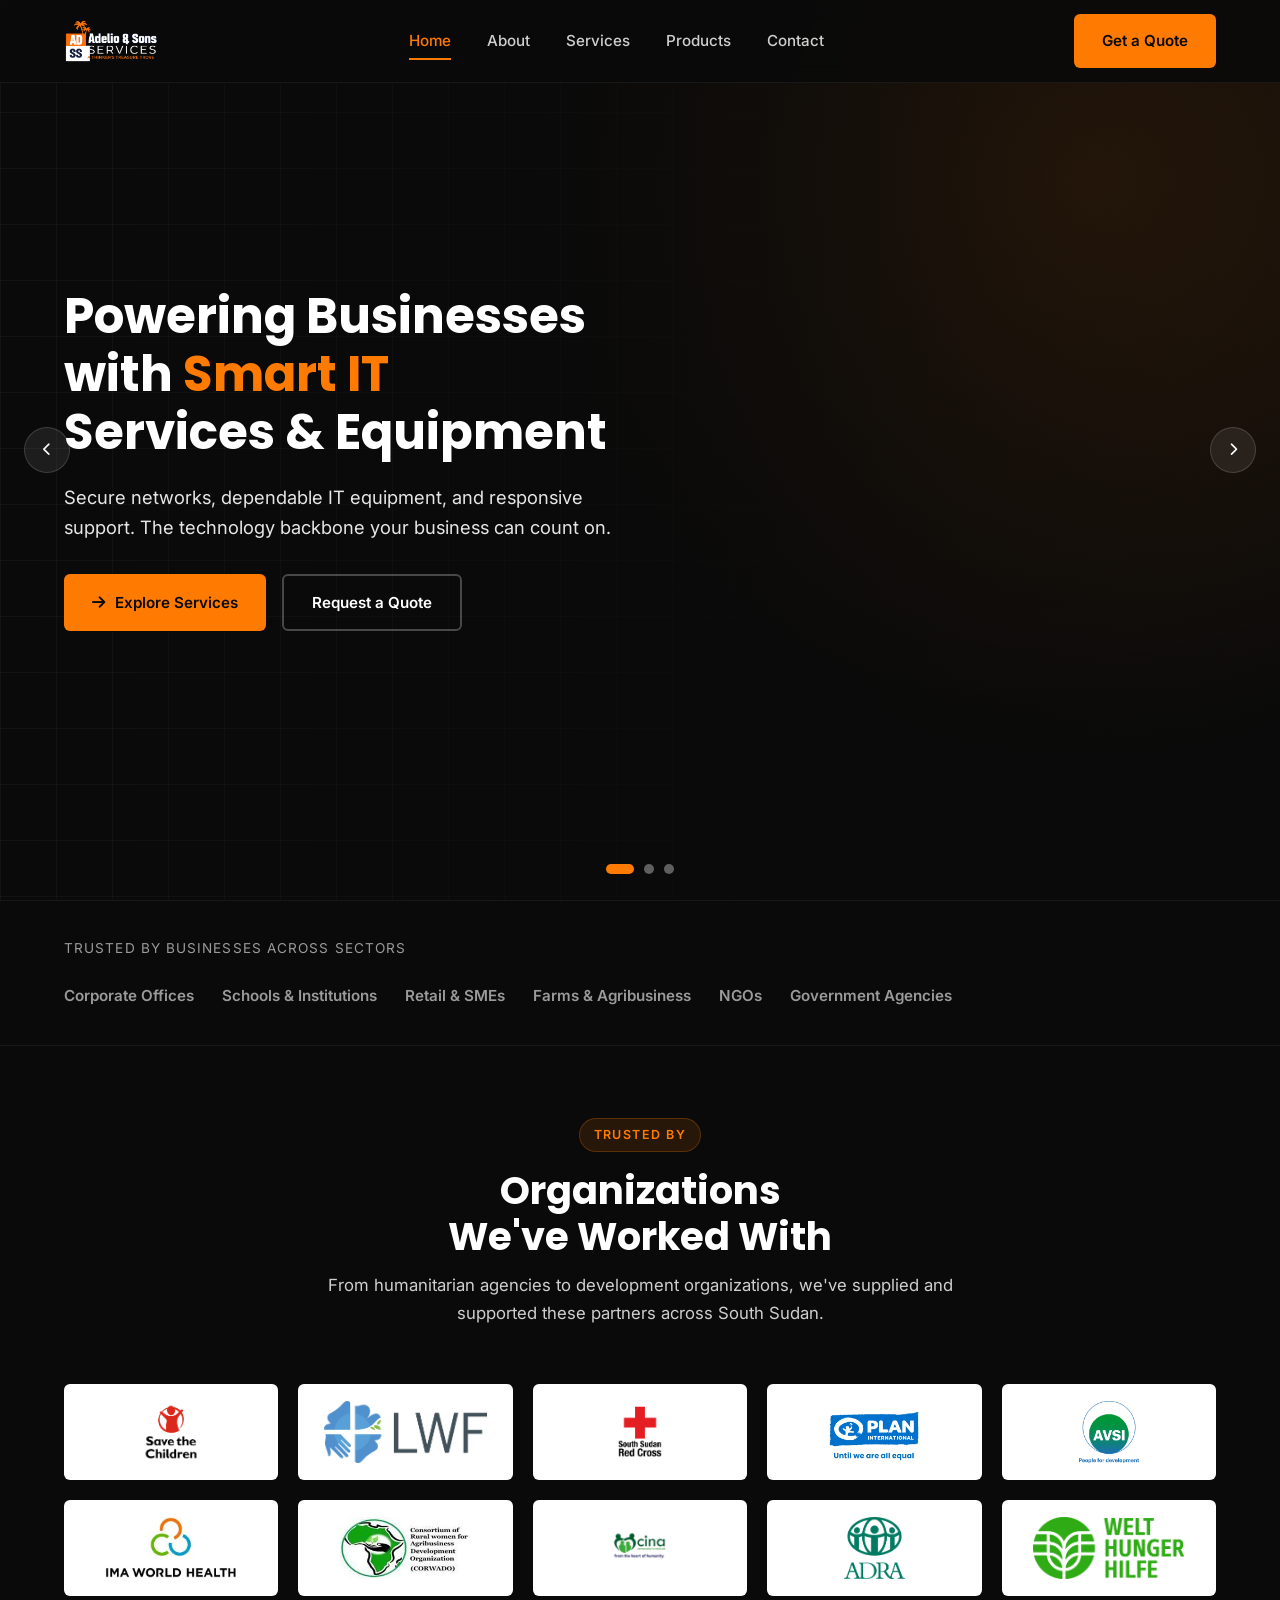
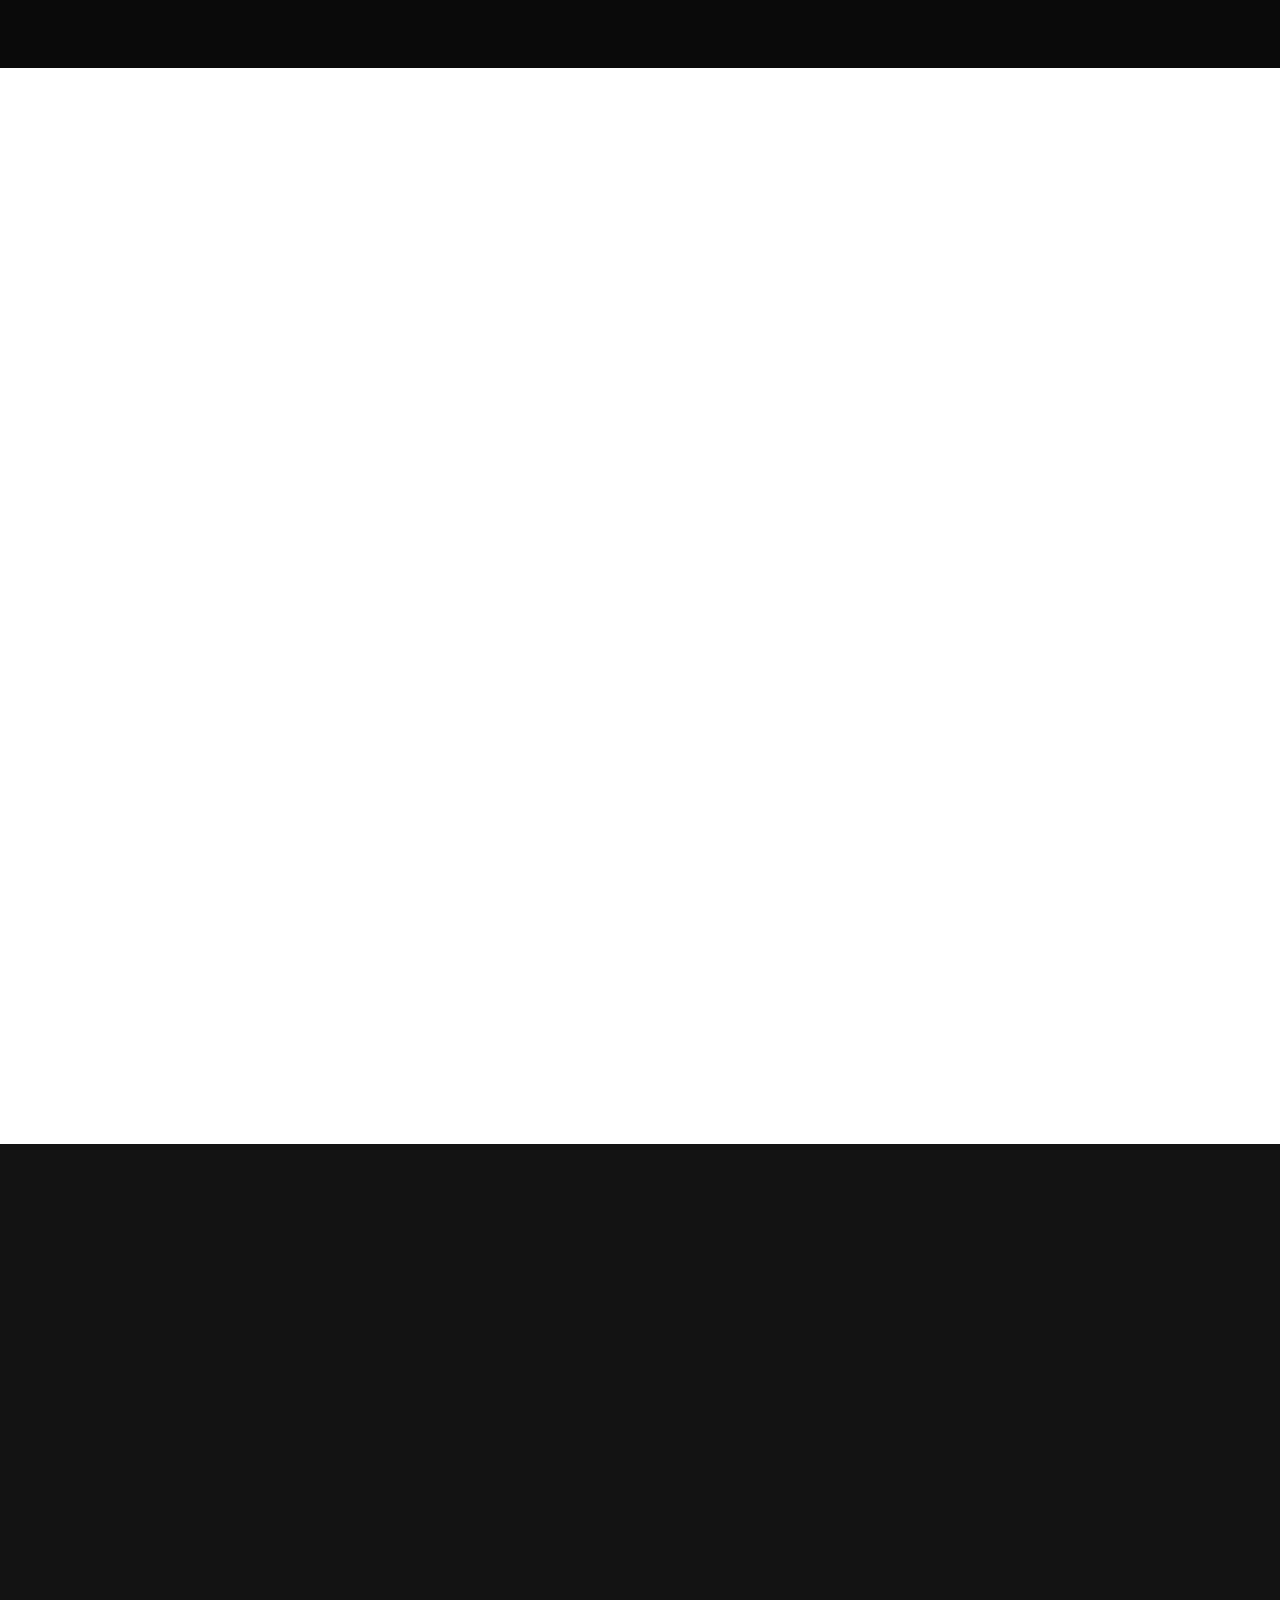
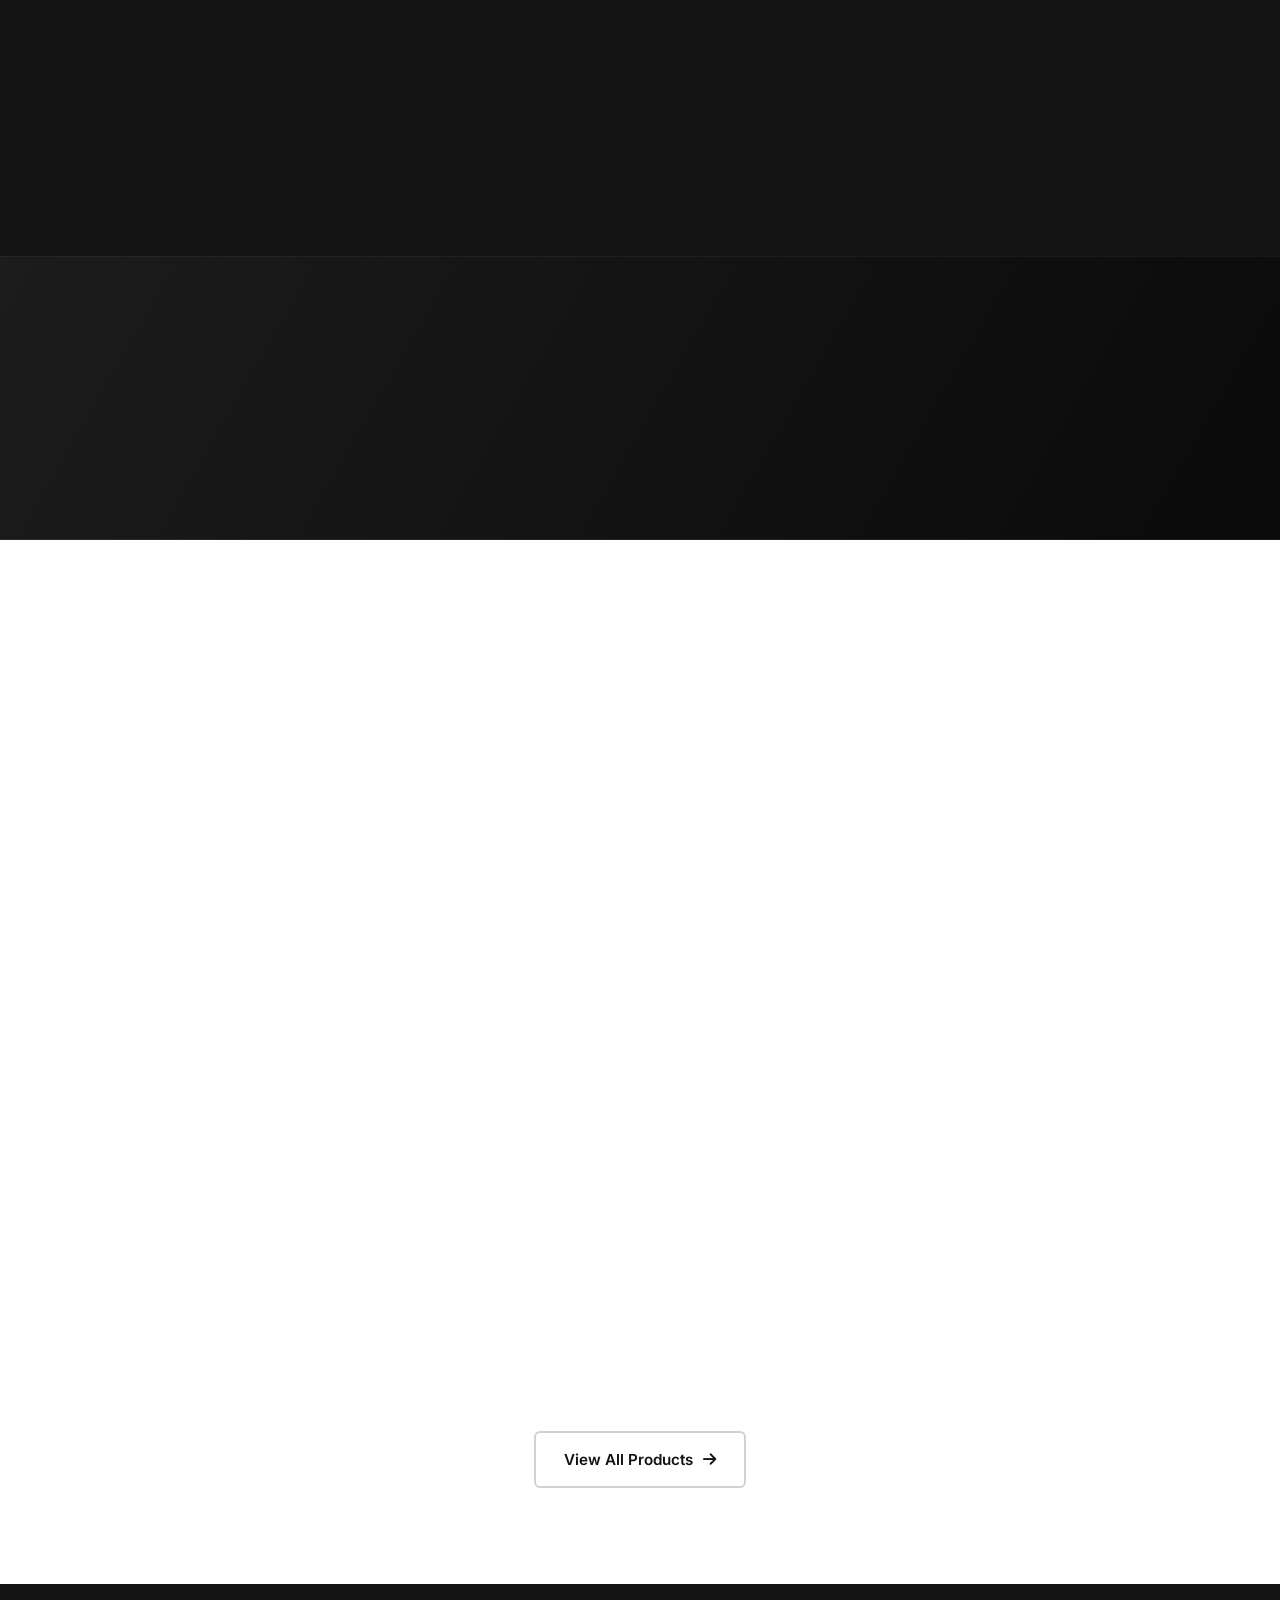
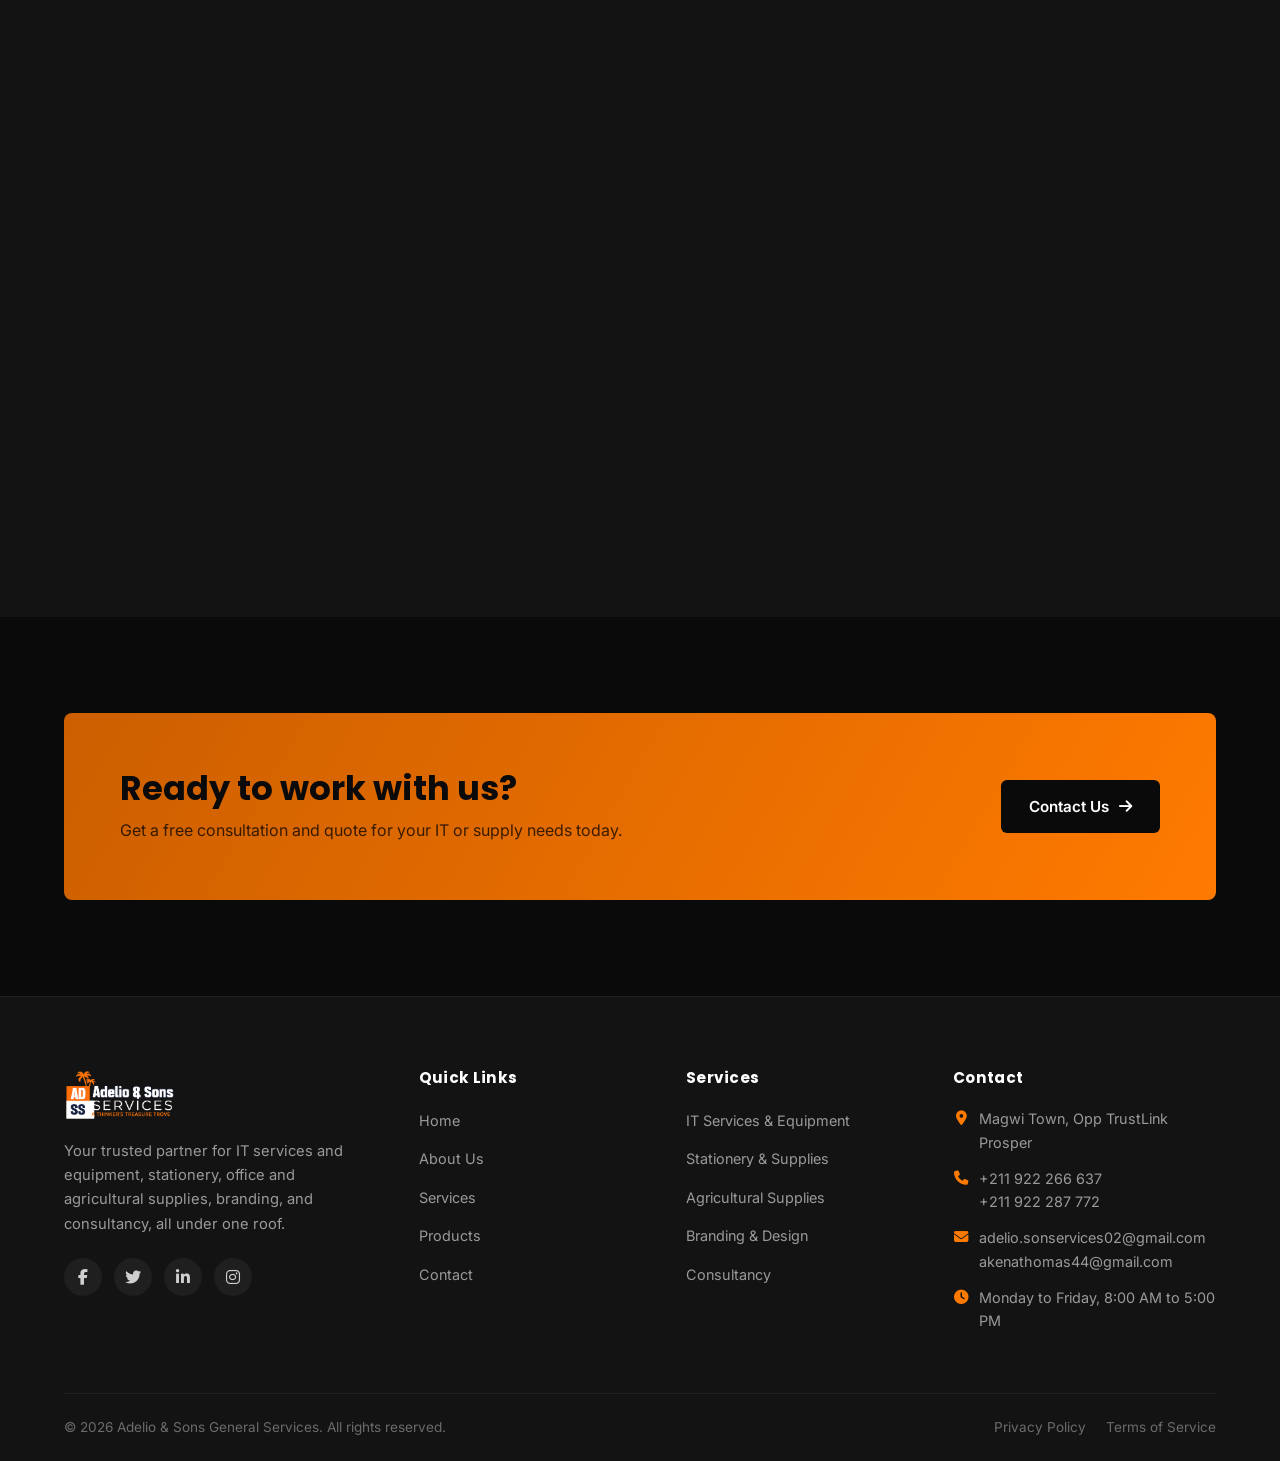
<file: index.html>
<!DOCTYPE html>
<html lang="en">
<head>
  <meta charset="UTF-8">
  <meta name="viewport" content="width=device-width, initial-scale=1.0">
  <link rel="icon" type="image/x-icon" href="assets/images/favicon.ico">
  <link rel="icon" type="image/png" sizes="32x32" href="assets/images/favicon-32.png">
  <link rel="apple-touch-icon" href="assets/images/apple-touch-icon.png">
  <title>Adelio & Sons General Services | IT, Supplies, Branding &amp; Consultancy</title>
  <meta name="description" content="Adelio & Sons General Services supplies stationery, office equipment, agricultural products, and IT equipment, and delivers IT services, branding, and business consultancy.">

  <link rel="preconnect" href="https://fonts.googleapis.com">
  <link href="https://fonts.googleapis.com/css2?family=Inter:wght@400;500;600;700&family=Poppins:wght@600;700;800&display=swap" rel="stylesheet">
  <link rel="stylesheet" href="https://cdnjs.cloudflare.com/ajax/libs/font-awesome/6.5.1/css/all.min.css">
  <link rel="stylesheet" href="css/style.css">
</head>
<body>

  <!-- ===== Preloader ===== -->
  <div class="preloader" aria-hidden="true"><div class="preloader-spinner"></div></div>
  <noscript><style>.preloader { display: none; }</style></noscript>

  <!-- ===== Header ===== -->
  <header class="site-header">
    <div class="container">
      <a href="./" class="logo">
        <img src="assets/images/adss-logo.png" alt="Adelio & Sons General Services" class="logo-img">
      </a>

      <nav class="nav-links">
        <a href="./" data-page="home">Home</a>
        <a href="about/" data-page="about">About</a>
        <a href="services/" data-page="services">Services</a>
        <a href="products/" data-page="products">Products</a>
        <a href="contact/" data-page="contact">Contact</a>
      </nav>

      <div class="header-actions">
        <a href="contact/" class="btn btn-primary">Get a Quote</a>
        <button class="nav-toggle" aria-label="Toggle navigation">
          <span></span><span></span><span></span>
        </button>
      </div>
    </div>
  </header>

  <!-- ===== Hero image slider ===== -->
  <section class="hero-slider size-lg" data-interval="6500">

    <div class="slide active" style="background-image:url('https://images.unsplash.com/photo-1550751827-4bd374c3f58b?q=80&w=1920&auto=format&fit=crop')">
      <div class="slide-overlay"></div>
      <div class="slide-content">
        <div class="container">
          <div class="slide-inner">
            <h1>Powering Businesses with <span>Smart IT</span> Services &amp; Equipment</h1>
            <p class="lead">Secure networks, dependable IT equipment, and responsive support. The technology backbone your business can count on.</p>
            <div class="hero-actions">
              <a href="services/" class="btn btn-primary"><i class="fa-solid fa-arrow-right"></i> Explore Services</a>
              <a href="contact/" class="btn btn-outline">Request a Quote</a>
            </div>
          </div>
        </div>
      </div>
    </div>

    <div class="slide" style="background-image:url('https://images.unsplash.com/photo-1565610222536-ef125c59da2e?q=80&w=1920&auto=format&fit=crop')">
      <div class="slide-overlay"></div>
      <div class="slide-content">
        <div class="container">
          <div class="slide-inner">
            <h1>Stationery, Office &amp; <span>Agricultural Supplies</span>, Delivered On Time</h1>
            <p class="lead">From everyday office stationery and equipment to farm and agricultural essentials, we keep every part of your business fully stocked.</p>
            <div class="hero-actions">
              <a href="products/" class="btn btn-primary"><i class="fa-solid fa-arrow-right"></i> View Products</a>
              <a href="contact/" class="btn btn-outline">Request a Quote</a>
            </div>
          </div>
        </div>
      </div>
    </div>

    <div class="slide" style="background-image:url('https://images.unsplash.com/photo-1521791136064-7986c2920216?q=80&w=1920&auto=format&fit=crop')">
      <div class="slide-overlay"></div>
      <div class="slide-content">
        <div class="container">
          <div class="slide-inner">
            <h1>Branding &amp; <span>Consultancy</span> That Move Your Business Forward</h1>
            <p class="lead">250+ businesses rely on Adelio & Sons General Services for branding and expert consultancy alongside their technology and supplies.</p>
            <div class="hero-actions">
              <a href="about/" class="btn btn-primary"><i class="fa-solid fa-arrow-right"></i> About Us</a>
              <a href="contact/" class="btn btn-outline">Get in Touch</a>
            </div>
          </div>
        </div>
      </div>
    </div>

    <button class="slider-arrow prev" aria-label="Previous slide"><i class="fa-solid fa-chevron-left"></i></button>
    <button class="slider-arrow next" aria-label="Next slide"><i class="fa-solid fa-chevron-right"></i></button>
    <div class="slider-controls"><div class="slider-dots"></div></div>
  </section>

  <!-- ===== Trust strip ===== -->
  <section class="trust-strip">
    <div class="container">
      <p>Trusted by businesses across sectors</p>
      <div class="trust-tags">
        <span>Corporate Offices</span>
        <span>Schools & Institutions</span>
        <span>Retail & SMEs</span>
        <span>Farms & Agribusiness</span>
        <span>NGOs</span>
        <span>Government Agencies</span>
      </div>
    </div>
  </section>

  <!-- ===== Trusted By / Partners ===== -->
  <section class="partners-section">
    <div class="container">
      <div class="section-head center reveal">
        <div class="eyebrow" style="justify-content:center">Trusted By</div>
        <h2>Organizations We've Worked With</h2>
        <p>From humanitarian agencies to development organizations, we've supplied and supported these partners across South Sudan.</p>
      </div>

      <div class="partners-grid reveal">
        <div class="partner-logo"><img src="assets/images/partners/save-the-children.png" alt="Save the Children" loading="lazy"></div>
        <div class="partner-logo"><img src="assets/images/partners/lwf.png" alt="LWF" loading="lazy"></div>
        <div class="partner-logo"><img src="assets/images/partners/red-cross.png" alt="South Sudan Red Cross" loading="lazy"></div>
        <div class="partner-logo"><img src="assets/images/partners/plan-international.webp" alt="Plan International" loading="lazy"></div>
        <div class="partner-logo"><img src="assets/images/partners/avsi.png" alt="AVSI" loading="lazy"></div>
        <div class="partner-logo"><img src="assets/images/partners/ima.jpeg" alt="IMA World Health" loading="lazy"></div>
        <div class="partner-logo"><img src="assets/images/partners/corawdo.jpeg" alt="CORAWDO" loading="lazy"></div>
        <div class="partner-logo"><img src="assets/images/partners/cina.jpeg" alt="CINA" loading="lazy"></div>
        <div class="partner-logo"><img src="assets/images/partners/adra.png" alt="ADRA" loading="lazy"></div>
        <div class="partner-logo"><img src="assets/images/partners/whh.webp" alt="Welthungerhilfe (WHH)" loading="lazy"></div>
      </div>
    </div>
  </section>

  <!-- ===== Services overview ===== -->
  <section class="section-white">
    <div class="container">
      <div class="section-head center reveal">
        <div class="eyebrow" style="justify-content:center">What We Do</div>
        <h2>Six Areas of Business, One Reliable Partner</h2>
        <p>From IT and office needs to agriculture, branding, and consultancy, we bring every part of your business under one trusted vendor.</p>
      </div>

      <div class="grid grid-3">
        <div class="card reveal">
          <div class="icon-box"><i class="fa-solid fa-network-wired"></i></div>
          <h3>IT Services &amp; Equipment</h3>
          <p>Networking, hardware, software support, and IT equipment supply for businesses of any size.</p>
          <a href="services/" class="card-link">Learn more <i class="fa-solid fa-arrow-right"></i></a>
        </div>
        <div class="card reveal">
          <div class="icon-box"><i class="fa-solid fa-pen"></i></div>
          <h3>Stationery Supplies</h3>
          <p>Everyday office stationery and consumables, available on demand or in bulk.</p>
          <a href="products/" class="card-link">Learn more <i class="fa-solid fa-arrow-right"></i></a>
        </div>
        <div class="card reveal">
          <div class="icon-box"><i class="fa-solid fa-print"></i></div>
          <h3>Office Equipment</h3>
          <p>Printers, furniture, and general equipment to keep your workplace fully functional.</p>
          <a href="products/" class="card-link">Learn more <i class="fa-solid fa-arrow-right"></i></a>
        </div>
        <div class="card reveal">
          <div class="icon-box"><i class="fa-solid fa-seedling"></i></div>
          <h3>Agricultural Supplies</h3>
          <p>Farm tools, agro inputs, and irrigation supplies for farms and agribusinesses.</p>
          <a href="products/" class="card-link">Learn more <i class="fa-solid fa-arrow-right"></i></a>
        </div>
        <div class="card reveal">
          <div class="icon-box"><i class="fa-solid fa-palette"></i></div>
          <h3>Branding &amp; Design</h3>
          <p>Signage, promotional merchandise, and branded printing that get your business noticed.</p>
          <a href="services/" class="card-link">Learn more <i class="fa-solid fa-arrow-right"></i></a>
        </div>
        <div class="card reveal">
          <div class="icon-box"><i class="fa-solid fa-comments"></i></div>
          <h3>Consultancy Services</h3>
          <p>Practical advisory on technology, procurement, and business operations.</p>
          <a href="services/" class="card-link">Learn more <i class="fa-solid fa-arrow-right"></i></a>
        </div>
      </div>
    </div>
  </section>

  <!-- ===== About preview ===== -->
  <section class="section-alt">
    <div class="container">
      <div class="split">
        <div class="reveal">
          <div class="eyebrow">Why Adelio &amp; Sons</div>
          <h2>A Single Partner Across IT, Supplies &amp; Business Growth</h2>
          <div class="divider-orange"></div>
          <p style="color:var(--gray-100); margin-bottom:24px;">For over a decade, Adelio & Sons General Services has helped organizations of every size stay productive by combining IT services and equipment, office and agricultural supplies, branding, and consultancy under one roof, so operations never stall.</p>
          <ul class="check-list">
            <li><i class="fa-solid fa-circle-check"></i> Certified technicians, supply specialists, and consultants</li>
            <li><i class="fa-solid fa-circle-check"></i> Fast turnaround on repairs, installs, and deliveries</li>
            <li><i class="fa-solid fa-circle-check"></i> Transparent pricing with no hidden costs</li>
            <li><i class="fa-solid fa-circle-check"></i> Ongoing support after every project or order</li>
          </ul>
          <a href="about/" class="btn btn-primary" style="margin-top:12px;">More About Us <i class="fa-solid fa-arrow-right"></i></a>
        </div>

        <div class="panel reveal">
          <div class="visual-icon"><i class="fa-solid fa-bullseye"></i></div>
          <h3 style="margin-bottom:10px;">Our Mission</h3>
          <p style="color:var(--gray-100); margin-bottom:24px;">To empower businesses with dependable technology, supply, branding, and consultancy solutions that keep operations running efficiently, every day.</p>
          <div class="visual-icon"><i class="fa-solid fa-eye"></i></div>
          <h3 style="margin-bottom:10px;">Our Vision</h3>
          <p style="color:var(--gray-100);">To be the most trusted enterprise partner for IT, supplies, branding, and consultancy in every market we serve.</p>
        </div>
      </div>
    </div>
  </section>

  <!-- ===== Stats band ===== -->
  <section class="stats-band">
    <div class="container">
      <div class="grid grid-4">
        <div class="reveal"><strong>10+</strong><span>Years of Experience</span></div>
        <div class="reveal"><strong>250+</strong><span>Businesses Served</span></div>
        <div class="reveal"><strong>500+</strong><span>Projects Completed</span></div>
        <div class="reveal"><strong>24/7</strong><span>Support Availability</span></div>
      </div>
    </div>
  </section>

  <!-- ===== Products preview ===== -->
  <section class="section-white">
    <div class="container">
      <div class="section-head center reveal">
        <div class="eyebrow" style="justify-content:center">Supplies &amp; Branding</div>
        <h2>Everything Your Business Needs, In One Place</h2>
        <p>From daily stationery to agricultural supplies and branded materials, we keep your business stocked and running.</p>
      </div>

      <div class="grid grid-3">
        <div class="card reveal">
          <div class="icon-box"><i class="fa-solid fa-pen"></i></div>
          <h3>Office Stationery</h3>
          <p>Paper, pens, files, and everyday office essentials.</p>
        </div>
        <div class="card reveal">
          <div class="icon-box"><i class="fa-solid fa-chair"></i></div>
          <h3>Office Equipment</h3>
          <p>Printers, furniture, and general workspace equipment.</p>
        </div>
        <div class="card reveal">
          <div class="icon-box"><i class="fa-solid fa-seedling"></i></div>
          <h3>Agricultural Supplies</h3>
          <p>Farm tools, agro inputs, and irrigation equipment.</p>
        </div>
        <div class="card reveal">
          <div class="icon-box"><i class="fa-solid fa-keyboard"></i></div>
          <h3>Computer Accessories</h3>
          <p>Keyboards, mice, cables, and peripherals.</p>
        </div>
        <div class="card reveal">
          <div class="icon-box"><i class="fa-solid fa-palette"></i></div>
          <h3>Branding Materials</h3>
          <p>Banners, signage, and branded promotional items.</p>
        </div>
        <div class="card reveal">
          <div class="icon-box"><i class="fa-solid fa-wifi"></i></div>
          <h3>Networking Equipment</h3>
          <p>Routers, switches, and structured cabling.</p>
        </div>
      </div>

      <div style="text-align:center; margin-top:44px;">
        <a href="products/" class="btn btn-outline">View All Products <i class="fa-solid fa-arrow-right"></i></a>
      </div>
    </div>
  </section>

  <!-- ===== Testimonials ===== -->
  <section class="section-alt">
    <div class="container">
      <div class="section-head center reveal">
        <div class="eyebrow" style="justify-content:center">Client Feedback</div>
        <h2>What Our Clients Say</h2>
      </div>

      <div class="grid grid-3">
        <div class="testimonial-card reveal">
          <div class="stars">★★★★★</div>
          <p class="quote">"Adelio & Sons set up our entire office network and still supplies our stationery every month. One call handles it all."</p>
          <div class="testimonial-author">
            <div class="avatar">JM</div>
            <div><strong>James Mwangi</strong><span>Operations Manager</span></div>
          </div>
        </div>
        <div class="testimonial-card reveal">
          <div class="stars">★★★★★</div>
          <p class="quote">"Fast, professional, and honest pricing. Our IT downtime has dropped dramatically since we started working with them."</p>
          <div class="testimonial-author">
            <div class="avatar">SK</div>
            <div><strong>Sarah Kim</strong><span>Office Administrator</span></div>
          </div>
        </div>
        <div class="testimonial-card reveal">
          <div class="stars">★★★★★</div>
          <p class="quote">"Reliable supply deliveries and a support team that actually responds quickly when something goes wrong."</p>
          <div class="testimonial-author">
            <div class="avatar">DO</div>
            <div><strong>David Otieno</strong><span>Procurement Lead</span></div>
          </div>
        </div>
      </div>
    </div>
  </section>

  <!-- ===== CTA ===== -->
  <section>
    <div class="container">
      <div class="cta-band reveal">
        <div>
          <h2>Ready to work with us?</h2>
          <p>Get a free consultation and quote for your IT or supply needs today.</p>
        </div>
        <a href="contact/" class="btn btn-primary">Contact Us <i class="fa-solid fa-arrow-right"></i></a>
      </div>
    </div>
  </section>

  <!-- ===== Footer ===== -->
  <footer class="site-footer">
    <div class="container">
      <div class="footer-grid">
        <div class="footer-about">
          <a href="./" class="logo">
            <img src="assets/images/adss-logo.png" alt="Adelio & Sons General Services" class="logo-img">
          </a>
          <p>Your trusted partner for IT services and equipment, stationery, office and agricultural supplies, branding, and consultancy, all under one roof.</p>
          <div class="social-row">
            <a href="#"><i class="fa-brands fa-facebook-f"></i></a>
            <a href="#"><i class="fa-brands fa-twitter"></i></a>
            <a href="#"><i class="fa-brands fa-linkedin-in"></i></a>
            <a href="#"><i class="fa-brands fa-instagram"></i></a>
          </div>
        </div>

        <div class="footer-col">
          <h4>Quick Links</h4>
          <ul>
            <li><a href="./">Home</a></li>
            <li><a href="about/">About Us</a></li>
            <li><a href="services/">Services</a></li>
            <li><a href="products/">Products</a></li>
            <li><a href="contact/">Contact</a></li>
          </ul>
        </div>

        <div class="footer-col">
          <h4>Services</h4>
          <ul>
            <li><a href="services/">IT Services &amp; Equipment</a></li>
            <li><a href="products/">Stationery &amp; Supplies</a></li>
            <li><a href="products/">Agricultural Supplies</a></li>
            <li><a href="services/">Branding &amp; Design</a></li>
            <li><a href="services/">Consultancy</a></li>
          </ul>
        </div>

        <div class="footer-col">
          <h4>Contact</h4>
          <ul class="footer-contact">
            <li><i class="fa-solid fa-location-dot"></i> Magwi Town, Opp TrustLink Prosper</li>
            <li><i class="fa-solid fa-phone"></i> <span><a href="tel:+211922266637">+211 922 266 637</a><br><a href="tel:+211922287772">+211 922 287 772</a></span></li>
            <li><i class="fa-solid fa-envelope"></i> <span><a href="mailto:adelio.sonservices02@gmail.com">adelio.sonservices02@gmail.com</a><br><a href="mailto:akenathomas44@gmail.com">akenathomas44@gmail.com</a></span></li>
            <li><i class="fa-solid fa-clock"></i> Monday to Friday, 8:00 AM to 5:00 PM</li>
          </ul>
        </div>
      </div>

      <div class="footer-bottom">
        <span>&copy; 2026 Adelio & Sons General Services. All rights reserved.</span>
        <div class="footer-bottom-links">
          <a href="#">Privacy Policy</a>
          <a href="#">Terms of Service</a>
        </div>
      </div>
    </div>
  </footer>

  <button class="back-to-top" aria-label="Back to top"><i class="fa-solid fa-arrow-up"></i></button>

  <script src="js/script.js"></script>
</body>
</html>
</file>
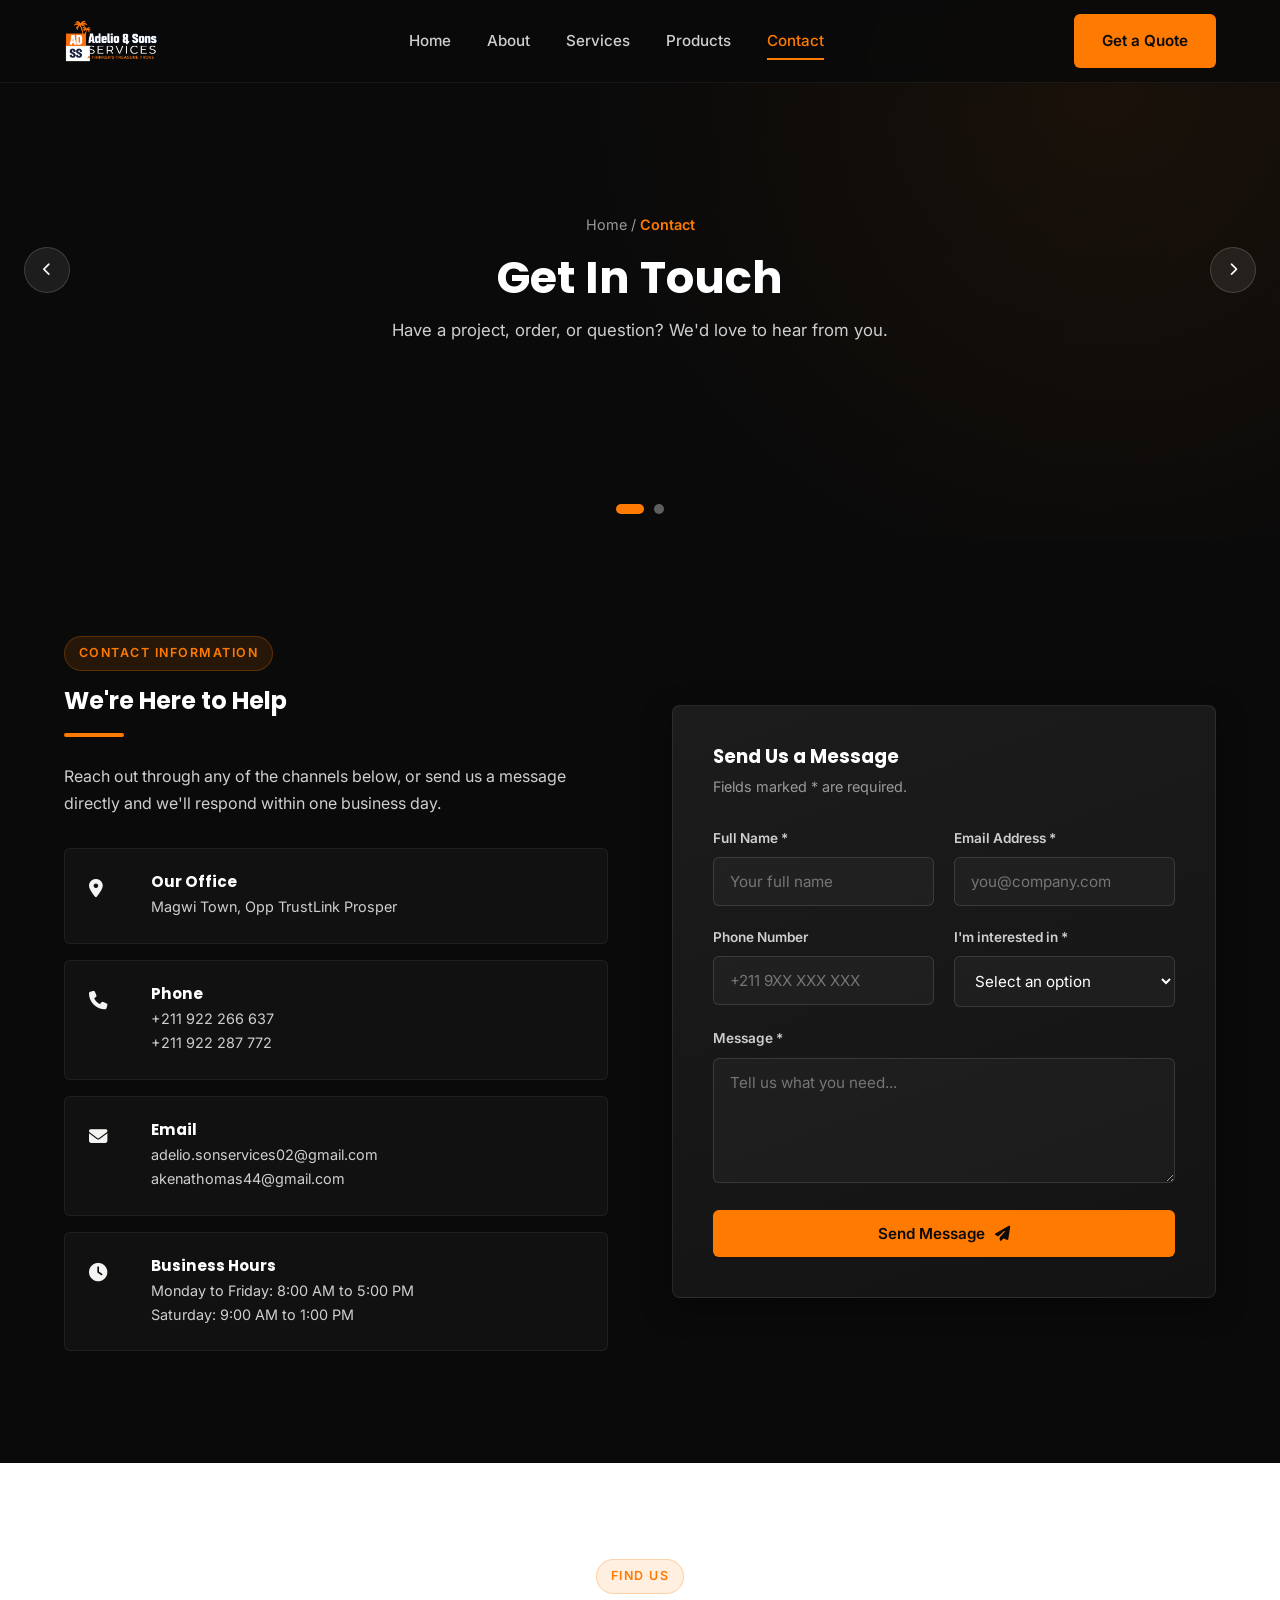
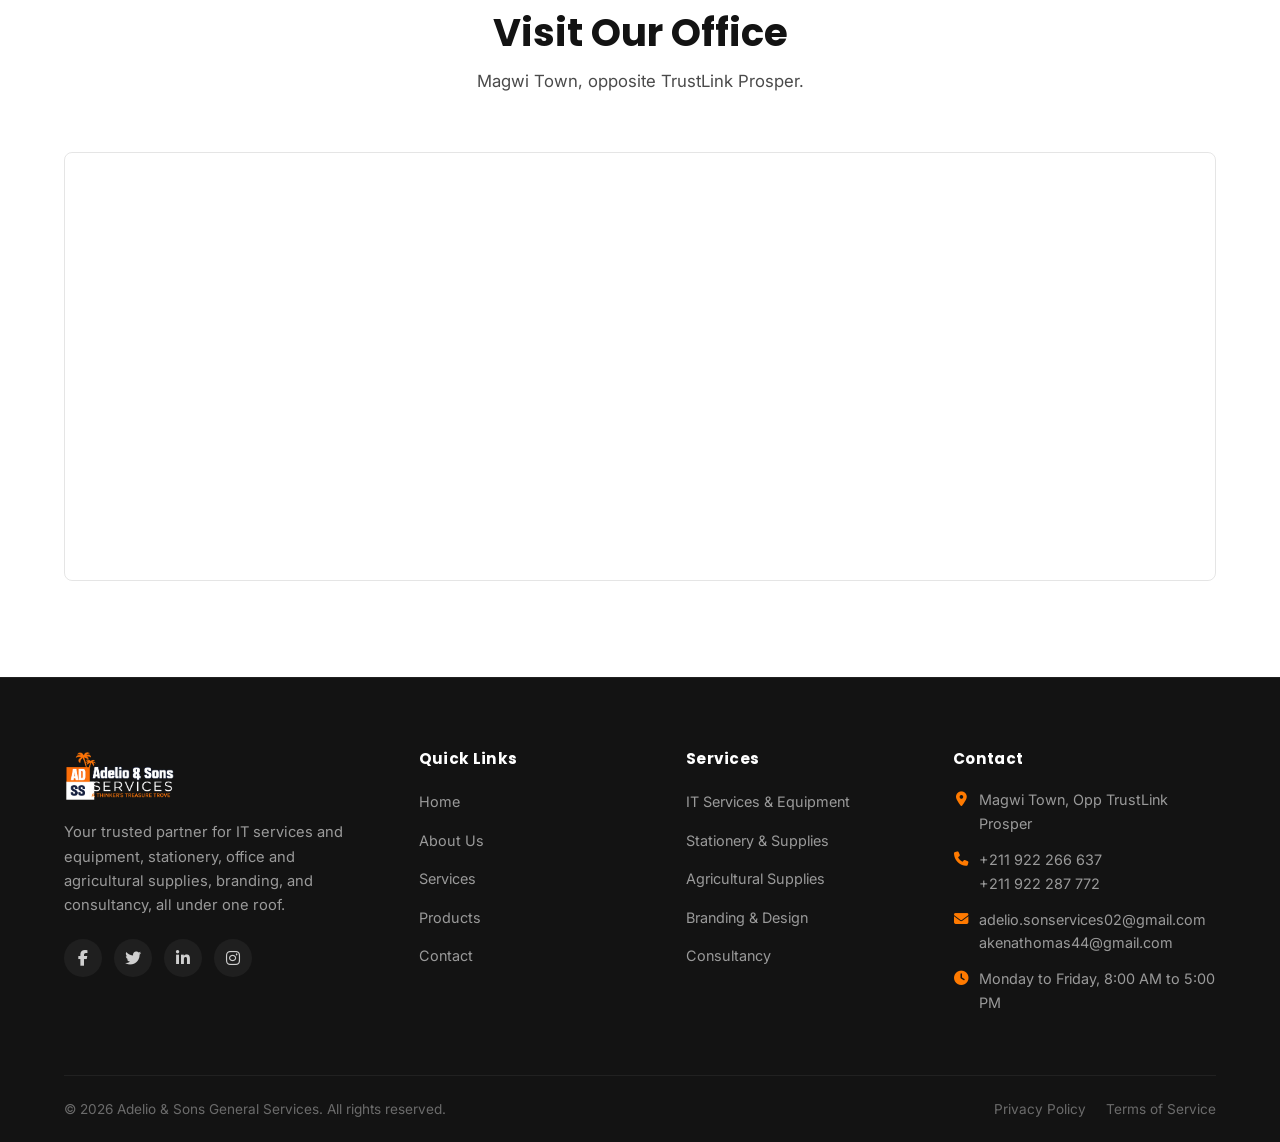
<file: contact/index.html>
<!DOCTYPE html>
<html lang="en">
<head>
  <meta charset="UTF-8">
  <meta name="viewport" content="width=device-width, initial-scale=1.0">
  <link rel="icon" type="image/x-icon" href="../assets/images/favicon.ico">
  <link rel="icon" type="image/png" sizes="32x32" href="../assets/images/favicon-32.png">
  <link rel="apple-touch-icon" href="../assets/images/apple-touch-icon.png">
  <title>Contact Us | Adelio & Sons General Services</title>
  <meta name="description" content="Get in touch with Adelio & Sons General Services for IT services, supplies, branding, or consultancy. Request a quote, ask a question, or visit our office.">

  <link rel="preconnect" href="https://fonts.googleapis.com">
  <link href="https://fonts.googleapis.com/css2?family=Inter:wght@400;500;600;700&family=Poppins:wght@600;700;800&display=swap" rel="stylesheet">
  <link rel="stylesheet" href="https://cdnjs.cloudflare.com/ajax/libs/font-awesome/6.5.1/css/all.min.css">
  <link rel="stylesheet" href="../css/style.css">
</head>
<body>

  <!-- ===== Preloader ===== -->
  <div class="preloader" aria-hidden="true"><div class="preloader-spinner"></div></div>
  <noscript><style>.preloader { display: none; }</style></noscript>

  <!-- ===== Header ===== -->
  <header class="site-header">
    <div class="container">
      <a href="../" class="logo">
        <img src="../assets/images/adss-logo.png" alt="Adelio & Sons General Services" class="logo-img">
      </a>

      <nav class="nav-links">
        <a href="../" data-page="home">Home</a>
        <a href="../about/" data-page="about">About</a>
        <a href="../services/" data-page="services">Services</a>
        <a href="../products/" data-page="products">Products</a>
        <a href="../contact/" data-page="contact">Contact</a>
      </nav>

      <div class="header-actions">
        <a href="../contact/" class="btn btn-primary">Get a Quote</a>
        <button class="nav-toggle" aria-label="Toggle navigation">
          <span></span><span></span><span></span>
        </button>
      </div>
    </div>
  </header>

  <!-- ===== Page header image slider ===== -->
  <section class="hero-slider size-md" data-interval="5500">

    <div class="slide active" style="background-image:url('https://images.unsplash.com/photo-1497215728101-856f4ea42174?q=80&w=1920&auto=format&fit=crop')">
      <div class="slide-overlay"></div>
      <div class="slide-content">
        <div class="container">
          <div class="slide-inner">
            <div class="breadcrumb">Home / <span class="text-orange">Contact</span></div>
            <h1>Get In Touch</h1>
            <p class="lead">Have a project, order, or question? We'd love to hear from you.</p>
          </div>
        </div>
      </div>
    </div>

    <div class="slide" style="background-image:url('https://images.unsplash.com/photo-1517430816045-df4b7de11d1d?q=80&w=1920&auto=format&fit=crop')">
      <div class="slide-overlay"></div>
      <div class="slide-content">
        <div class="container">
          <div class="slide-inner">
            <div class="breadcrumb">Home / <span class="text-orange">Contact</span></div>
            <h1>Get In Touch</h1>
            <p class="lead">Have a project, order, or question? We'd love to hear from you.</p>
          </div>
        </div>
      </div>
    </div>

    <button class="slider-arrow prev" aria-label="Previous slide"><i class="fa-solid fa-chevron-left"></i></button>
    <button class="slider-arrow next" aria-label="Next slide"><i class="fa-solid fa-chevron-right"></i></button>
    <div class="slider-controls"><div class="slider-dots"></div></div>
  </section>

  <!-- ===== Contact main ===== -->
  <section>
    <div class="container">
      <div class="split">

        <div class="reveal">
          <div class="eyebrow">Contact Information</div>
          <h2>We're Here to Help</h2>
          <div class="divider-orange"></div>
          <p style="color:var(--gray-100); margin-bottom:32px;">Reach out through any of the channels below, or send us a message directly and we'll respond within one business day.</p>

          <div class="contact-info-card">
            <div class="icon-box"><i class="fa-solid fa-location-dot"></i></div>
            <div>
              <h4>Our Office</h4>
              <p>Magwi Town, Opp TrustLink Prosper</p>
            </div>
          </div>

          <div class="contact-info-card">
            <div class="icon-box"><i class="fa-solid fa-phone"></i></div>
            <div>
              <h4>Phone</h4>
              <p>+211 922 266 637<br>+211 922 287 772</p>
            </div>
          </div>

          <div class="contact-info-card">
            <div class="icon-box"><i class="fa-solid fa-envelope"></i></div>
            <div>
              <h4>Email</h4>
              <p><a href="mailto:adelio.sonservices02@gmail.com">adelio.sonservices02@gmail.com</a><br><a href="mailto:akenathomas44@gmail.com">akenathomas44@gmail.com</a></p>
            </div>
          </div>

          <div class="contact-info-card">
            <div class="icon-box"><i class="fa-solid fa-clock"></i></div>
            <div>
              <h4>Business Hours</h4>
              <p>Monday to Friday: 8:00 AM to 5:00 PM<br>Saturday: 9:00 AM to 1:00 PM</p>
            </div>
          </div>
        </div>

        <div class="panel reveal">
          <h3 style="margin-bottom:6px;">Send Us a Message</h3>
          <p style="color:var(--gray-300); font-size:0.9rem; margin-bottom:28px;">Fields marked * are required.</p>

          <form id="contact-form">
            <div class="form-row">
              <div class="form-group">
                <label for="name">Full Name *</label>
                <input type="text" id="name" name="name" placeholder="Your full name" required>
              </div>
              <div class="form-group">
                <label for="email">Email Address *</label>
                <input type="email" id="email" name="email" placeholder="you@company.com" required>
              </div>
            </div>

            <div class="form-row">
              <div class="form-group">
                <label for="phone">Phone Number</label>
                <input type="tel" id="phone" name="phone" placeholder="+211 9XX XXX XXX">
              </div>
              <div class="form-group">
                <label for="subject">I'm interested in *</label>
                <select id="subject" name="subject" required>
                  <option value="" disabled selected>Select an option</option>
                  <option value="it-services">IT Services &amp; Equipment</option>
                  <option value="stationery-office">Stationery &amp; Office Supplies</option>
                  <option value="agricultural">Agricultural Supplies</option>
                  <option value="branding">Branding &amp; Design</option>
                  <option value="consultancy">Consultancy</option>
                  <option value="bulk-order">Bulk / Corporate Order</option>
                  <option value="other">Other</option>
                </select>
              </div>
            </div>

            <div class="form-group">
              <label for="message">Message *</label>
              <textarea id="message" name="message" rows="5" placeholder="Tell us what you need..." required></textarea>
            </div>

            <button type="submit" class="btn btn-primary btn-block">Send Message <i class="fa-solid fa-paper-plane"></i></button>

            <div class="form-status"></div>
          </form>
        </div>

      </div>
    </div>
  </section>

  <!-- ===== Map ===== -->
  <section class="section-white">
    <div class="container">
      <div class="section-head center reveal">
        <div class="eyebrow" style="justify-content:center">Find Us</div>
        <h2>Visit Our Office</h2>
        <p>Magwi Town, opposite TrustLink Prosper.</p>
      </div>
      <div class="map-embed reveal">
        <iframe
          src="https://www.google.com/maps?q=Magwi+Town,+South+Sudan&output=embed"
          width="100%"
          height="420"
          style="border:0;"
          allowfullscreen=""
          loading="lazy"
          referrerpolicy="no-referrer-when-downgrade"
          title="Office location map">
        </iframe>
      </div>
    </div>
  </section>

  <!-- ===== Footer ===== -->
  <footer class="site-footer">
    <div class="container">
      <div class="footer-grid">
        <div class="footer-about">
          <a href="../" class="logo">
            <img src="../assets/images/adss-logo.png" alt="Adelio & Sons General Services" class="logo-img">
          </a>
          <p>Your trusted partner for IT services and equipment, stationery, office and agricultural supplies, branding, and consultancy, all under one roof.</p>
          <div class="social-row">
            <a href="#"><i class="fa-brands fa-facebook-f"></i></a>
            <a href="#"><i class="fa-brands fa-twitter"></i></a>
            <a href="#"><i class="fa-brands fa-linkedin-in"></i></a>
            <a href="#"><i class="fa-brands fa-instagram"></i></a>
          </div>
        </div>

        <div class="footer-col">
          <h4>Quick Links</h4>
          <ul>
            <li><a href="../">Home</a></li>
            <li><a href="../about/">About Us</a></li>
            <li><a href="../services/">Services</a></li>
            <li><a href="../products/">Products</a></li>
            <li><a href="../contact/">Contact</a></li>
          </ul>
        </div>

        <div class="footer-col">
          <h4>Services</h4>
          <ul>
            <li><a href="../services/">IT Services &amp; Equipment</a></li>
            <li><a href="../products/">Stationery &amp; Supplies</a></li>
            <li><a href="../products/">Agricultural Supplies</a></li>
            <li><a href="../services/">Branding &amp; Design</a></li>
            <li><a href="../services/">Consultancy</a></li>
          </ul>
        </div>

        <div class="footer-col">
          <h4>Contact</h4>
          <ul class="footer-contact">
            <li><i class="fa-solid fa-location-dot"></i> Magwi Town, Opp TrustLink Prosper</li>
            <li><i class="fa-solid fa-phone"></i> <span><a href="tel:+211922266637">+211 922 266 637</a><br><a href="tel:+211922287772">+211 922 287 772</a></span></li>
            <li><i class="fa-solid fa-envelope"></i> <span><a href="mailto:adelio.sonservices02@gmail.com">adelio.sonservices02@gmail.com</a><br><a href="mailto:akenathomas44@gmail.com">akenathomas44@gmail.com</a></span></li>
            <li><i class="fa-solid fa-clock"></i> Monday to Friday, 8:00 AM to 5:00 PM</li>
          </ul>
        </div>
      </div>

      <div class="footer-bottom">
        <span>&copy; 2026 Adelio & Sons General Services. All rights reserved.</span>
        <div class="footer-bottom-links">
          <a href="#">Privacy Policy</a>
          <a href="#">Terms of Service</a>
        </div>
      </div>
    </div>
  </footer>

  <button class="back-to-top" aria-label="Back to top"><i class="fa-solid fa-arrow-up"></i></button>

  <script src="../js/script.js"></script>
</body>
</html>
</file>
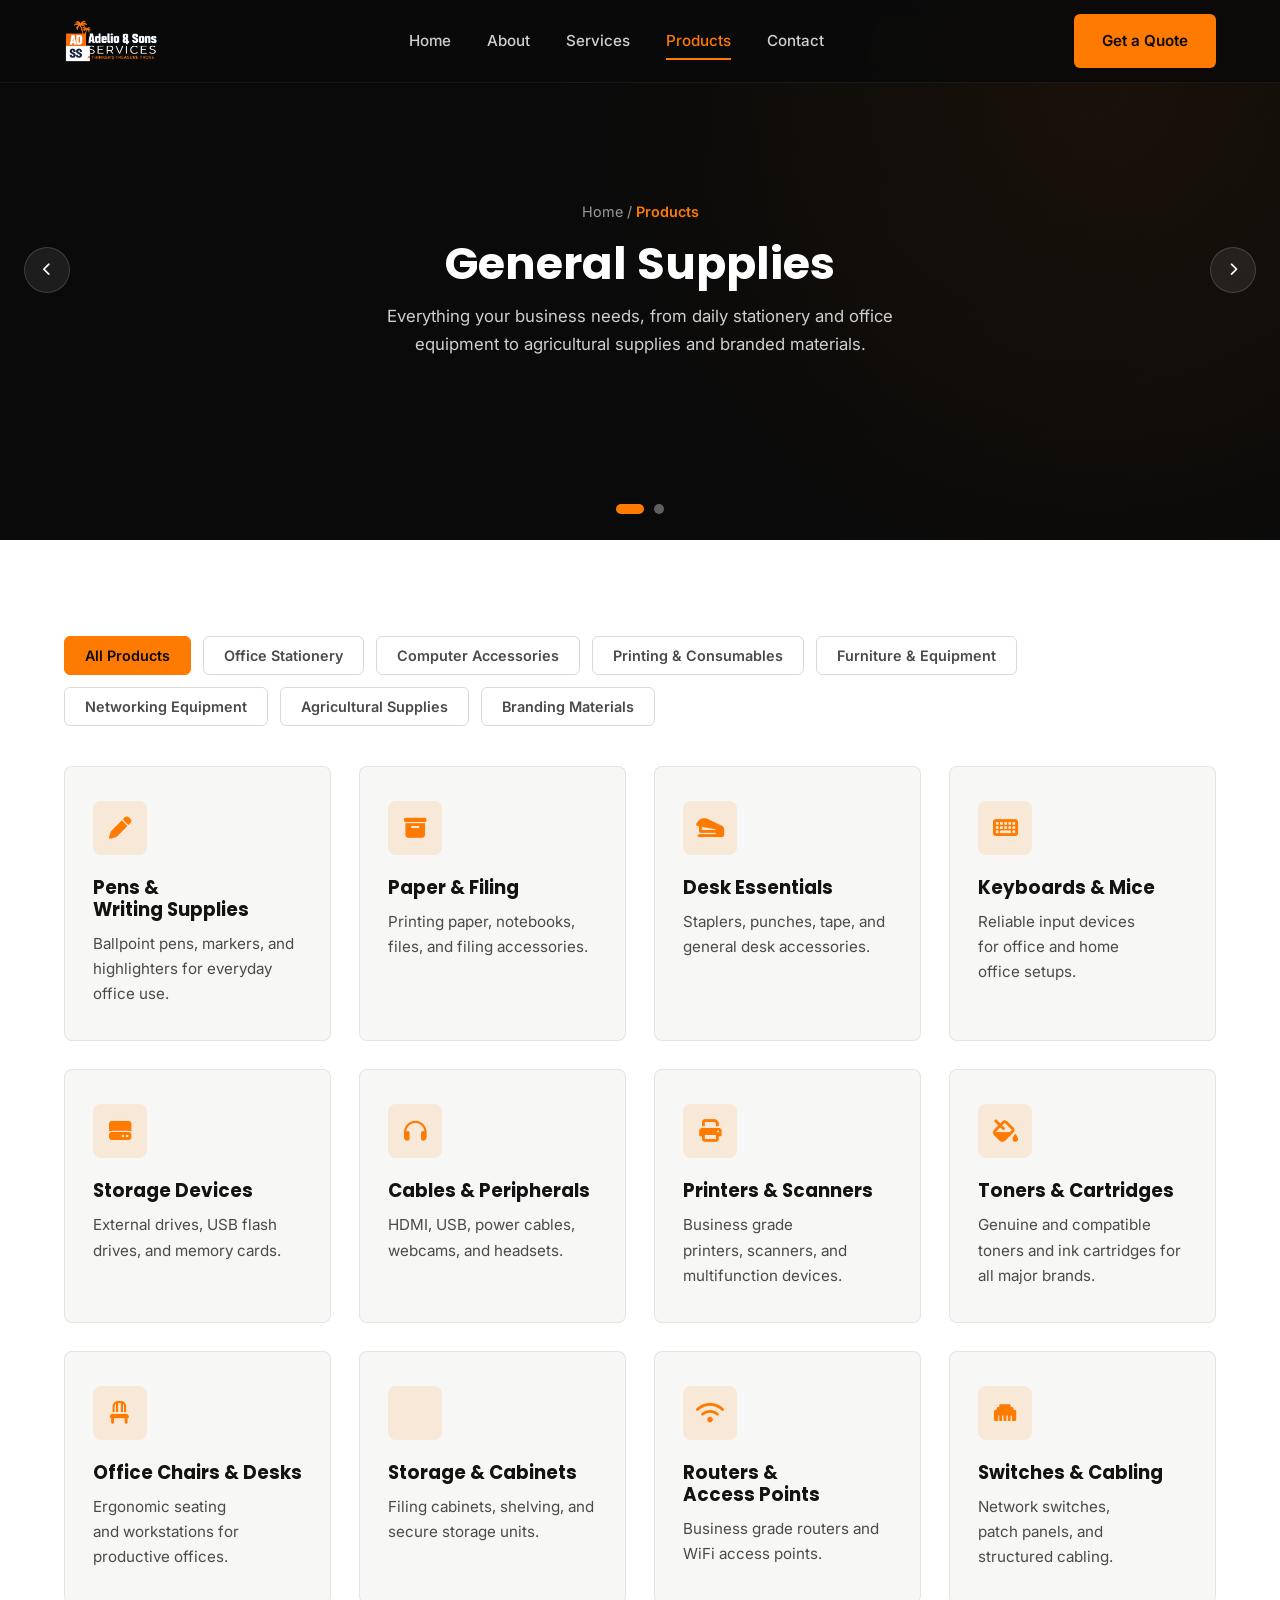
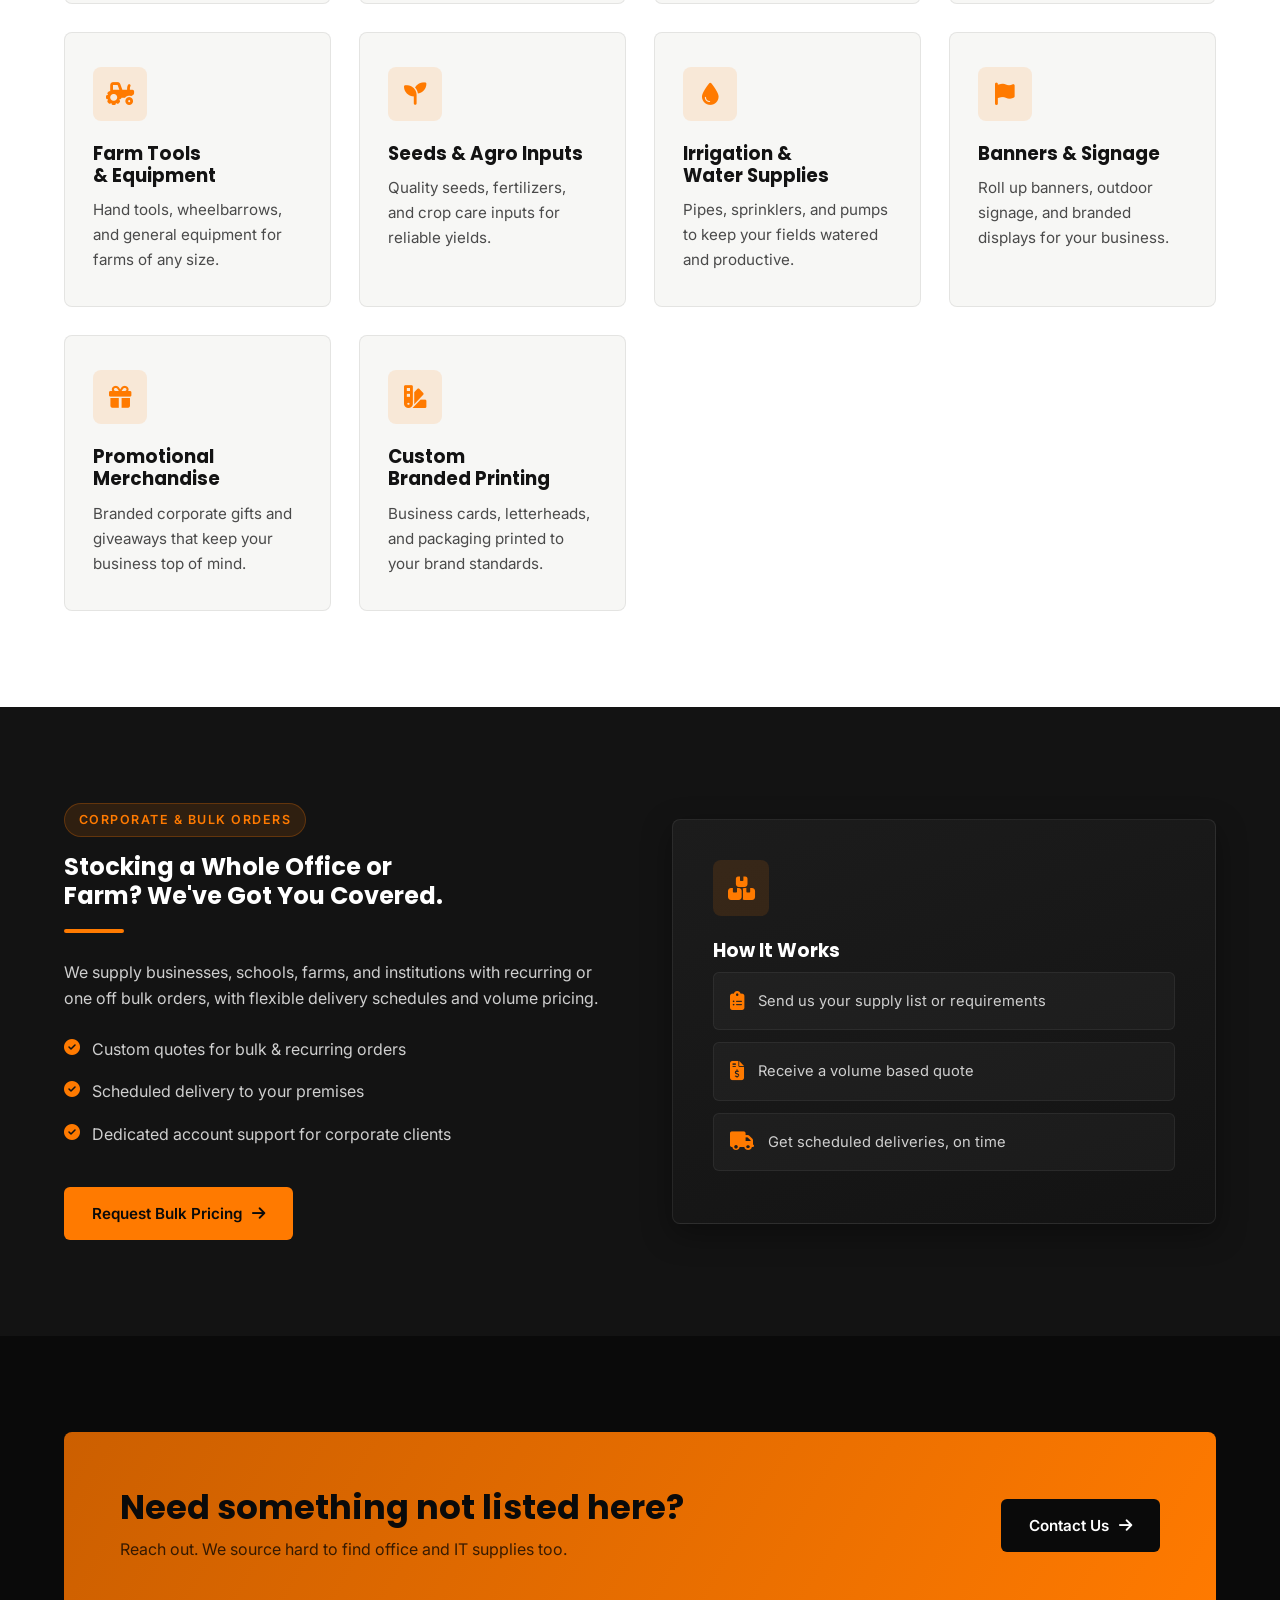
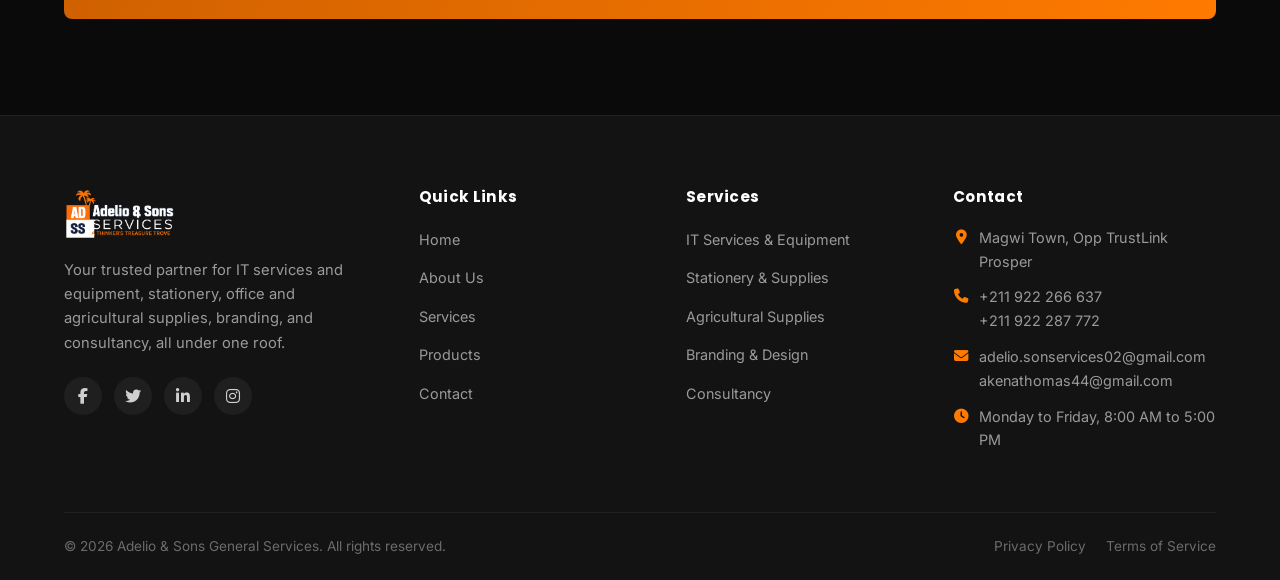
<file: products/index.html>
<!DOCTYPE html>
<html lang="en">
<head>
  <meta charset="UTF-8">
  <meta name="viewport" content="width=device-width, initial-scale=1.0">
  <link rel="icon" type="image/x-icon" href="../assets/images/favicon.ico">
  <link rel="icon" type="image/png" sizes="32x32" href="../assets/images/favicon-32.png">
  <link rel="apple-touch-icon" href="../assets/images/apple-touch-icon.png">
  <title>Products & Supplies | Adelio & Sons General Services</title>
  <meta name="description" content="Browse our supplies: office stationery, computer accessories, agricultural products, branding materials, and networking equipment for businesses.">

  <link rel="preconnect" href="https://fonts.googleapis.com">
  <link href="https://fonts.googleapis.com/css2?family=Inter:wght@400;500;600;700&family=Poppins:wght@600;700;800&display=swap" rel="stylesheet">
  <link rel="stylesheet" href="https://cdnjs.cloudflare.com/ajax/libs/font-awesome/6.5.1/css/all.min.css">
  <link rel="stylesheet" href="../css/style.css">
</head>
<body>

  <!-- ===== Preloader ===== -->
  <div class="preloader" aria-hidden="true"><div class="preloader-spinner"></div></div>
  <noscript><style>.preloader { display: none; }</style></noscript>

  <!-- ===== Header ===== -->
  <header class="site-header">
    <div class="container">
      <a href="../" class="logo">
        <img src="../assets/images/adss-logo.png" alt="Adelio & Sons General Services" class="logo-img">
      </a>

      <nav class="nav-links">
        <a href="../" data-page="home">Home</a>
        <a href="../about/" data-page="about">About</a>
        <a href="../services/" data-page="services">Services</a>
        <a href="../products/" data-page="products">Products</a>
        <a href="../contact/" data-page="contact">Contact</a>
      </nav>

      <div class="header-actions">
        <a href="../contact/" class="btn btn-primary">Get a Quote</a>
        <button class="nav-toggle" aria-label="Toggle navigation">
          <span></span><span></span><span></span>
        </button>
      </div>
    </div>
  </header>

  <!-- ===== Page header image slider ===== -->
  <section class="hero-slider size-md" data-interval="5500">

    <div class="slide active" style="background-image:url('https://images.unsplash.com/photo-1586528116311-ad8dd3c8310d?q=80&w=1920&auto=format&fit=crop')">
      <div class="slide-overlay"></div>
      <div class="slide-content">
        <div class="container">
          <div class="slide-inner">
            <div class="breadcrumb">Home / <span class="text-orange">Products</span></div>
            <h1>General Supplies</h1>
            <p class="lead">Everything your business needs, from daily stationery and office equipment to agricultural supplies and branded materials.</p>
          </div>
        </div>
      </div>
    </div>

    <div class="slide" style="background-image:url('https://images.unsplash.com/photo-1553413077-190dd305871c?q=80&w=1920&auto=format&fit=crop')">
      <div class="slide-overlay"></div>
      <div class="slide-content">
        <div class="container">
          <div class="slide-inner">
            <div class="breadcrumb">Home / <span class="text-orange">Products</span></div>
            <h1>General Supplies</h1>
            <p class="lead">Everything your business needs, from daily stationery and office equipment to agricultural supplies and branded materials.</p>
          </div>
        </div>
      </div>
    </div>

    <button class="slider-arrow prev" aria-label="Previous slide"><i class="fa-solid fa-chevron-left"></i></button>
    <button class="slider-arrow next" aria-label="Next slide"><i class="fa-solid fa-chevron-right"></i></button>
    <div class="slider-controls"><div class="slider-dots"></div></div>
  </section>

  <!-- ===== Products ===== -->
  <section class="section-white">
    <div class="container">

      <div class="category-tabs reveal">
        <button class="active" data-category="all">All Products</button>
        <button data-category="stationery">Office Stationery</button>
        <button data-category="computer">Computer Accessories</button>
        <button data-category="printing">Printing &amp; Consumables</button>
        <button data-category="furniture">Furniture &amp; Equipment</button>
        <button data-category="networking">Networking Equipment</button>
        <button data-category="agricultural">Agricultural Supplies</button>
        <button data-category="branding">Branding Materials</button>
      </div>

      <div class="grid grid-4">

        <div class="card product-item active reveal" data-category="stationery">
          <div class="icon-box"><i class="fa-solid fa-pen"></i></div>
          <h3>Pens &amp; Writing Supplies</h3>
          <p>Ballpoint pens, markers, and highlighters for everyday office use.</p>
        </div>

        <div class="card product-item active reveal" data-category="stationery">
          <div class="icon-box"><i class="fa-solid fa-box-archive"></i></div>
          <h3>Paper &amp; Filing</h3>
          <p>Printing paper, notebooks, files, and filing accessories.</p>
        </div>

        <div class="card product-item active reveal" data-category="stationery">
          <div class="icon-box"><i class="fa-solid fa-stapler"></i></div>
          <h3>Desk Essentials</h3>
          <p>Staplers, punches, tape, and general desk accessories.</p>
        </div>

        <div class="card product-item active reveal" data-category="computer">
          <div class="icon-box"><i class="fa-solid fa-keyboard"></i></div>
          <h3>Keyboards &amp; Mice</h3>
          <p>Reliable input devices for office and home office setups.</p>
        </div>

        <div class="card product-item active reveal" data-category="computer">
          <div class="icon-box"><i class="fa-solid fa-hard-drive"></i></div>
          <h3>Storage Devices</h3>
          <p>External drives, USB flash drives, and memory cards.</p>
        </div>

        <div class="card product-item active reveal" data-category="computer">
          <div class="icon-box"><i class="fa-solid fa-headphones"></i></div>
          <h3>Cables &amp; Peripherals</h3>
          <p>HDMI, USB, power cables, webcams, and headsets.</p>
        </div>

        <div class="card product-item active reveal" data-category="printing">
          <div class="icon-box"><i class="fa-solid fa-print"></i></div>
          <h3>Printers &amp; Scanners</h3>
          <p>Business grade printers, scanners, and multifunction devices.</p>
        </div>

        <div class="card product-item active reveal" data-category="printing">
          <div class="icon-box"><i class="fa-solid fa-fill-drip"></i></div>
          <h3>Toners &amp; Cartridges</h3>
          <p>Genuine and compatible toners and ink cartridges for all major brands.</p>
        </div>

        <div class="card product-item active reveal" data-category="furniture">
          <div class="icon-box"><i class="fa-solid fa-chair"></i></div>
          <h3>Office Chairs &amp; Desks</h3>
          <p>Ergonomic seating and workstations for productive offices.</p>
        </div>

        <div class="card product-item active reveal" data-category="furniture">
          <div class="icon-box"><i class="fa-solid fa-cabinet-filing"></i></div>
          <h3>Storage &amp; Cabinets</h3>
          <p>Filing cabinets, shelving, and secure storage units.</p>
        </div>

        <div class="card product-item active reveal" data-category="networking">
          <div class="icon-box"><i class="fa-solid fa-wifi"></i></div>
          <h3>Routers &amp; Access Points</h3>
          <p>Business grade routers and WiFi access points.</p>
        </div>

        <div class="card product-item active reveal" data-category="networking">
          <div class="icon-box"><i class="fa-solid fa-ethernet"></i></div>
          <h3>Switches &amp; Cabling</h3>
          <p>Network switches, patch panels, and structured cabling.</p>
        </div>

        <div class="card product-item active reveal" data-category="agricultural">
          <div class="icon-box"><i class="fa-solid fa-tractor"></i></div>
          <h3>Farm Tools &amp; Equipment</h3>
          <p>Hand tools, wheelbarrows, and general equipment for farms of any size.</p>
        </div>

        <div class="card product-item active reveal" data-category="agricultural">
          <div class="icon-box"><i class="fa-solid fa-seedling"></i></div>
          <h3>Seeds &amp; Agro Inputs</h3>
          <p>Quality seeds, fertilizers, and crop care inputs for reliable yields.</p>
        </div>

        <div class="card product-item active reveal" data-category="agricultural">
          <div class="icon-box"><i class="fa-solid fa-droplet"></i></div>
          <h3>Irrigation &amp; Water Supplies</h3>
          <p>Pipes, sprinklers, and pumps to keep your fields watered and productive.</p>
        </div>

        <div class="card product-item active reveal" data-category="branding">
          <div class="icon-box"><i class="fa-solid fa-flag"></i></div>
          <h3>Banners &amp; Signage</h3>
          <p>Roll up banners, outdoor signage, and branded displays for your business.</p>
        </div>

        <div class="card product-item active reveal" data-category="branding">
          <div class="icon-box"><i class="fa-solid fa-gift"></i></div>
          <h3>Promotional Merchandise</h3>
          <p>Branded corporate gifts and giveaways that keep your business top of mind.</p>
        </div>

        <div class="card product-item active reveal" data-category="branding">
          <div class="icon-box"><i class="fa-solid fa-swatchbook"></i></div>
          <h3>Custom Branded Printing</h3>
          <p>Business cards, letterheads, and packaging printed to your brand standards.</p>
        </div>

      </div>
    </div>
  </section>

  <!-- ===== Bulk orders ===== -->
  <section class="section-alt">
    <div class="container">
      <div class="split">
        <div class="reveal">
          <div class="eyebrow">Corporate &amp; Bulk Orders</div>
          <h2>Stocking a Whole Office or Farm? We've Got You Covered.</h2>
          <div class="divider-orange"></div>
          <p style="color:var(--gray-100); margin-bottom:24px;">We supply businesses, schools, farms, and institutions with recurring or one off bulk orders, with flexible delivery schedules and volume pricing.</p>
          <ul class="check-list">
            <li><i class="fa-solid fa-circle-check"></i> Custom quotes for bulk &amp; recurring orders</li>
            <li><i class="fa-solid fa-circle-check"></i> Scheduled delivery to your premises</li>
            <li><i class="fa-solid fa-circle-check"></i> Dedicated account support for corporate clients</li>
          </ul>
          <a href="../contact/" class="btn btn-primary" style="margin-top:24px;">Request Bulk Pricing <i class="fa-solid fa-arrow-right"></i></a>
        </div>
        <div class="panel reveal">
          <div class="visual-icon"><i class="fa-solid fa-boxes-stacked"></i></div>
          <h3 style="margin-bottom:10px;">How It Works</h3>
          <div class="mini-card"><i class="fa-solid fa-clipboard-list"></i><span>Send us your supply list or requirements</span></div>
          <div class="mini-card"><i class="fa-solid fa-file-invoice-dollar"></i><span>Receive a volume based quote</span></div>
          <div class="mini-card"><i class="fa-solid fa-truck"></i><span>Get scheduled deliveries, on time</span></div>
        </div>
      </div>
    </div>
  </section>

  <!-- ===== CTA ===== -->
  <section>
    <div class="container">
      <div class="cta-band reveal">
        <div>
          <h2>Need something not listed here?</h2>
          <p>Reach out. We source hard to find office and IT supplies too.</p>
        </div>
        <a href="../contact/" class="btn btn-primary">Contact Us <i class="fa-solid fa-arrow-right"></i></a>
      </div>
    </div>
  </section>

  <!-- ===== Footer ===== -->
  <footer class="site-footer">
    <div class="container">
      <div class="footer-grid">
        <div class="footer-about">
          <a href="../" class="logo">
            <img src="../assets/images/adss-logo.png" alt="Adelio & Sons General Services" class="logo-img">
          </a>
          <p>Your trusted partner for IT services and equipment, stationery, office and agricultural supplies, branding, and consultancy, all under one roof.</p>
          <div class="social-row">
            <a href="#"><i class="fa-brands fa-facebook-f"></i></a>
            <a href="#"><i class="fa-brands fa-twitter"></i></a>
            <a href="#"><i class="fa-brands fa-linkedin-in"></i></a>
            <a href="#"><i class="fa-brands fa-instagram"></i></a>
          </div>
        </div>

        <div class="footer-col">
          <h4>Quick Links</h4>
          <ul>
            <li><a href="../">Home</a></li>
            <li><a href="../about/">About Us</a></li>
            <li><a href="../services/">Services</a></li>
            <li><a href="../products/">Products</a></li>
            <li><a href="../contact/">Contact</a></li>
          </ul>
        </div>

        <div class="footer-col">
          <h4>Services</h4>
          <ul>
            <li><a href="../services/">IT Services &amp; Equipment</a></li>
            <li><a href="../products/">Stationery &amp; Supplies</a></li>
            <li><a href="../products/">Agricultural Supplies</a></li>
            <li><a href="../services/">Branding &amp; Design</a></li>
            <li><a href="../services/">Consultancy</a></li>
          </ul>
        </div>

        <div class="footer-col">
          <h4>Contact</h4>
          <ul class="footer-contact">
            <li><i class="fa-solid fa-location-dot"></i> Magwi Town, Opp TrustLink Prosper</li>
            <li><i class="fa-solid fa-phone"></i> <span><a href="tel:+211922266637">+211 922 266 637</a><br><a href="tel:+211922287772">+211 922 287 772</a></span></li>
            <li><i class="fa-solid fa-envelope"></i> <span><a href="mailto:adelio.sonservices02@gmail.com">adelio.sonservices02@gmail.com</a><br><a href="mailto:akenathomas44@gmail.com">akenathomas44@gmail.com</a></span></li>
            <li><i class="fa-solid fa-clock"></i> Monday to Friday, 8:00 AM to 5:00 PM</li>
          </ul>
        </div>
      </div>

      <div class="footer-bottom">
        <span>&copy; 2026 Adelio & Sons General Services. All rights reserved.</span>
        <div class="footer-bottom-links">
          <a href="#">Privacy Policy</a>
          <a href="#">Terms of Service</a>
        </div>
      </div>
    </div>
  </footer>

  <button class="back-to-top" aria-label="Back to top"><i class="fa-solid fa-arrow-up"></i></button>

  <script src="../js/script.js"></script>
</body>
</html>
</file>
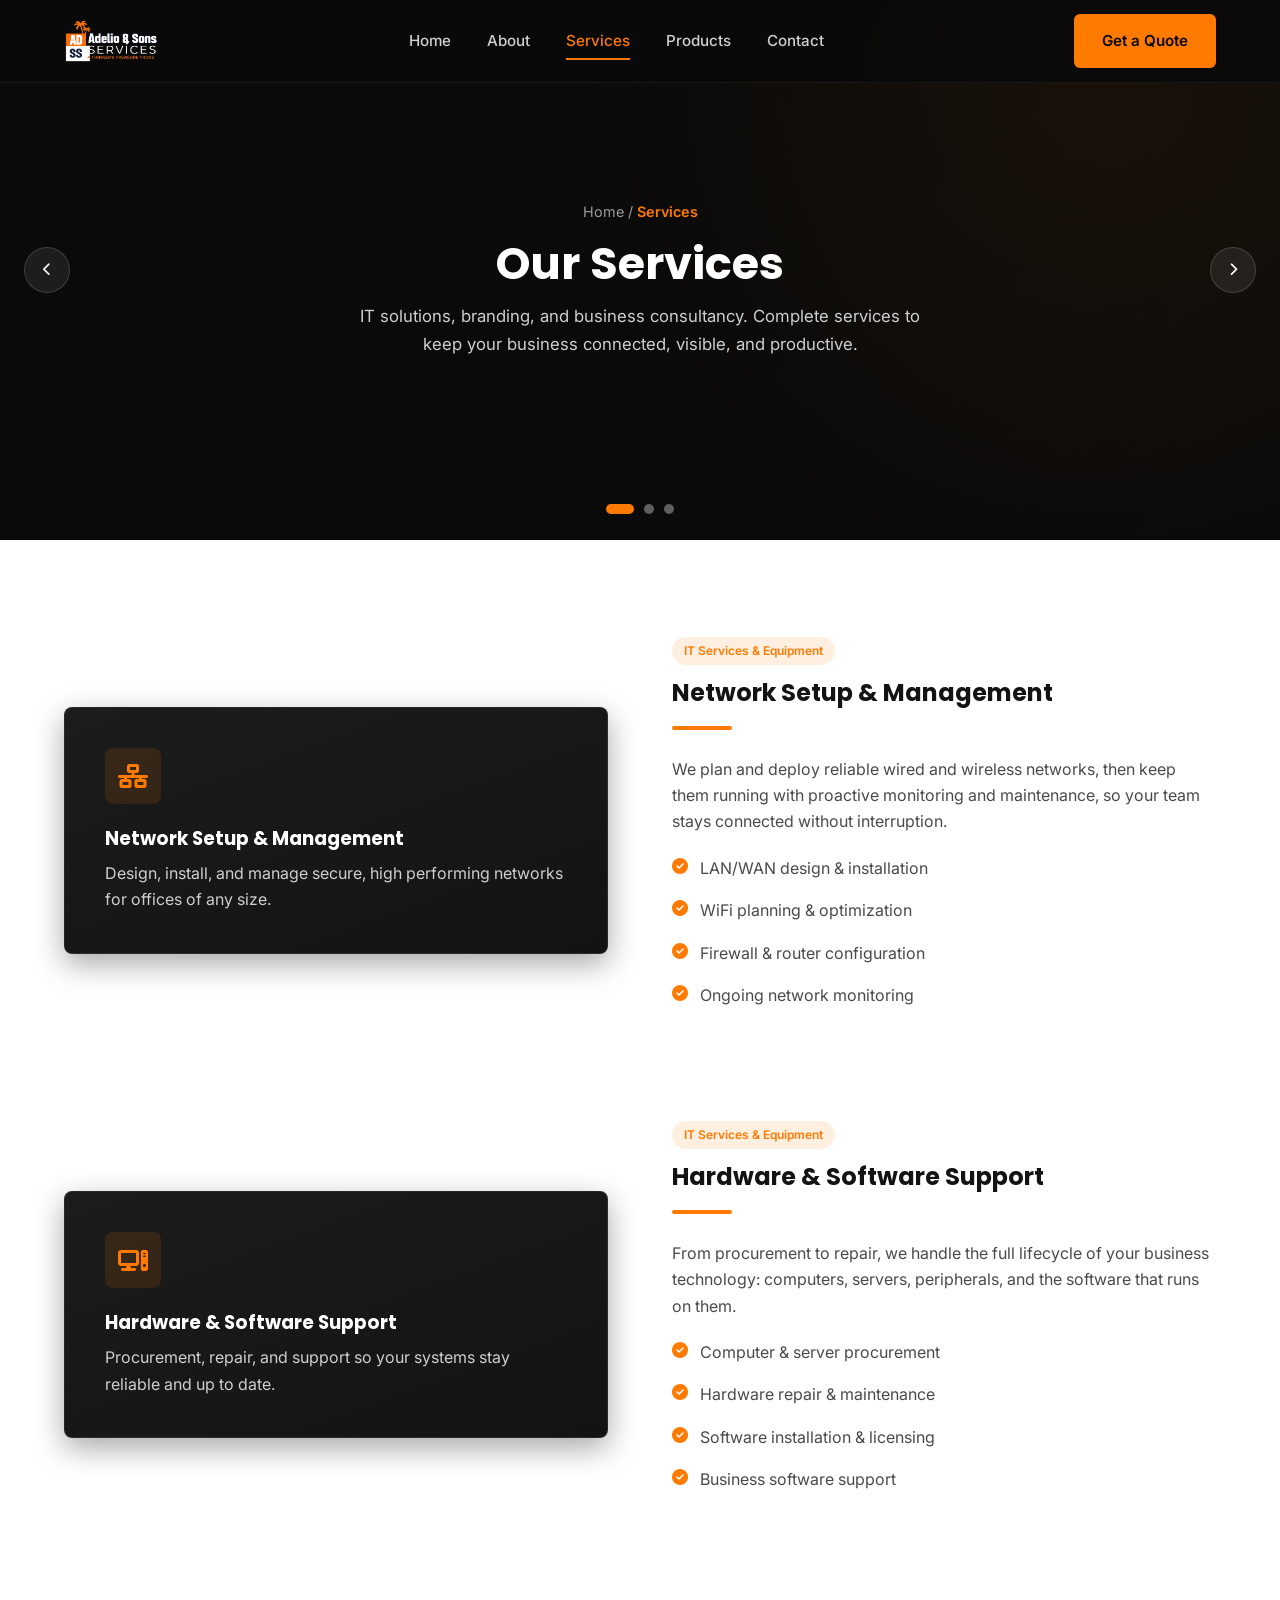
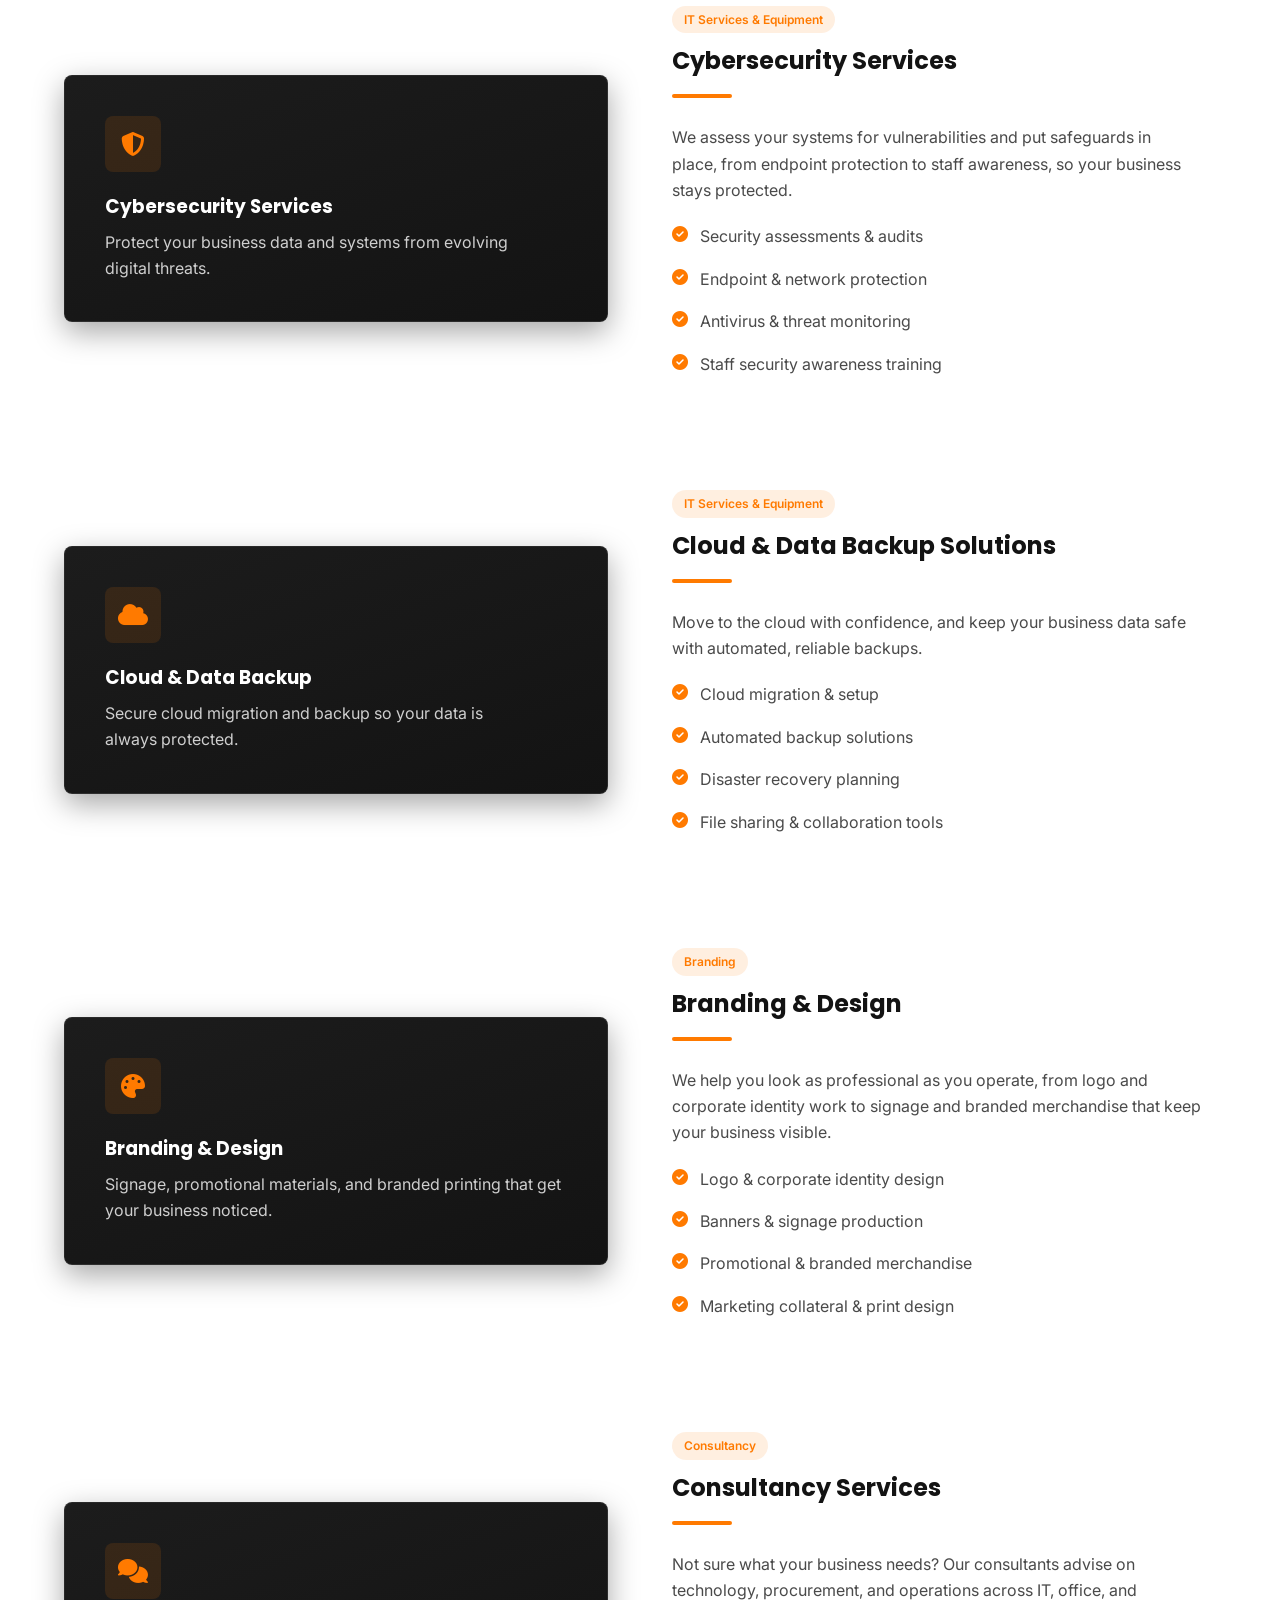
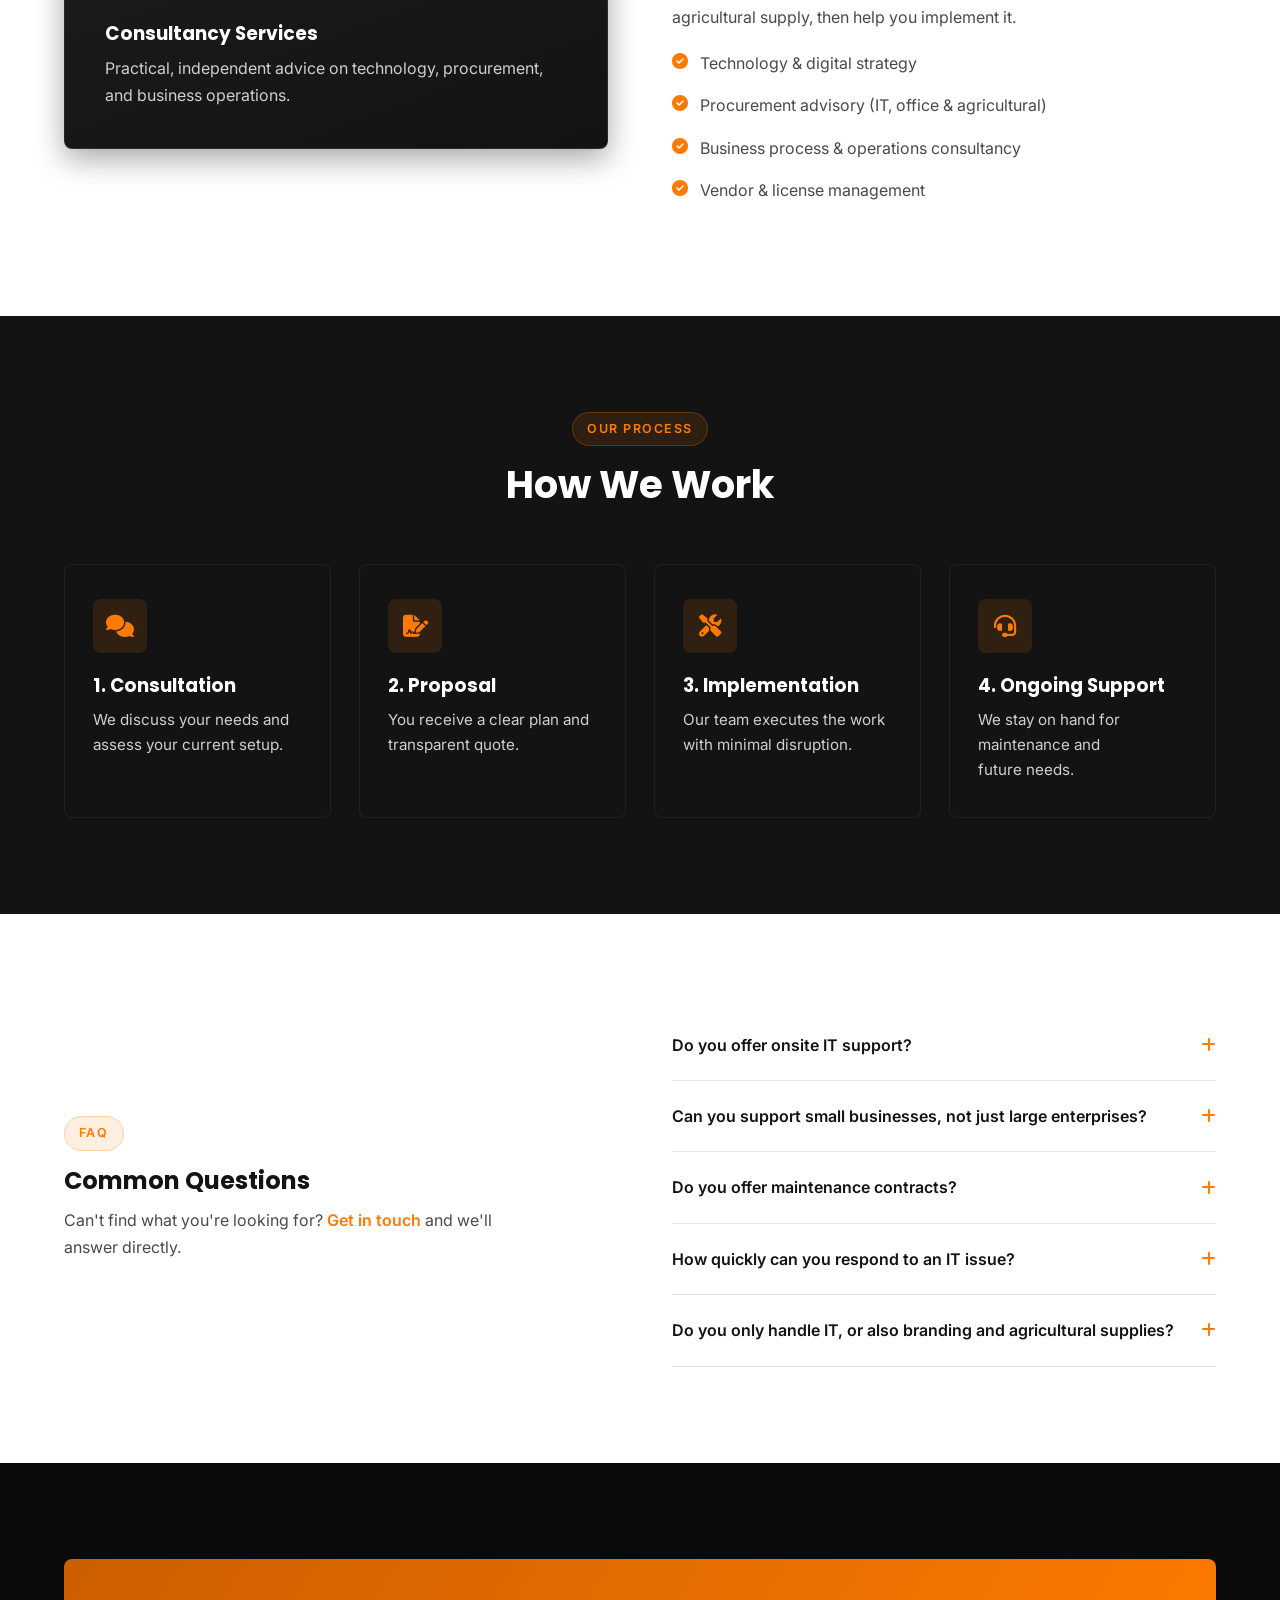
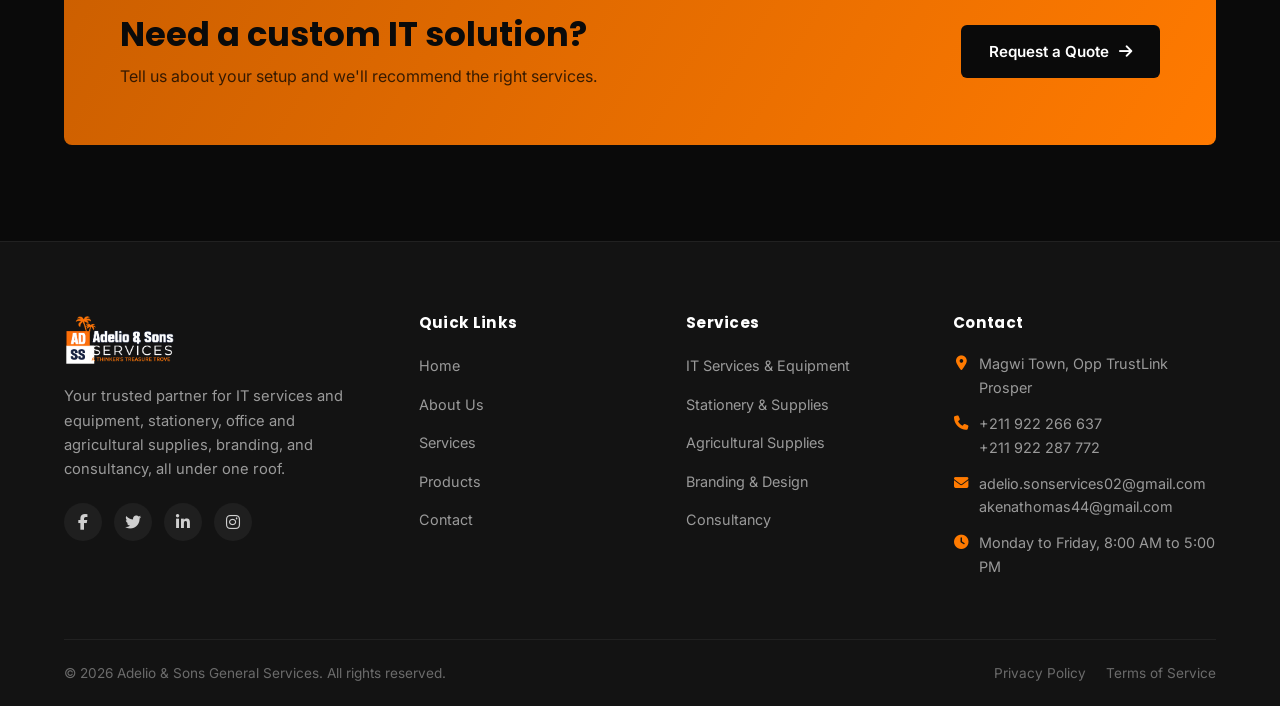
<file: services/index.html>
<!DOCTYPE html>
<html lang="en">
<head>
  <meta charset="UTF-8">
  <meta name="viewport" content="width=device-width, initial-scale=1.0">
  <link rel="icon" type="image/x-icon" href="../assets/images/favicon.ico">
  <link rel="icon" type="image/png" sizes="32x32" href="../assets/images/favicon-32.png">
  <link rel="apple-touch-icon" href="../assets/images/apple-touch-icon.png">
  <title>Services | Adelio & Sons General Services</title>
  <meta name="description" content="Explore our services: IT solutions and equipment, branding and design, and business consultancy for businesses of every size.">

  <link rel="preconnect" href="https://fonts.googleapis.com">
  <link href="https://fonts.googleapis.com/css2?family=Inter:wght@400;500;600;700&family=Poppins:wght@600;700;800&display=swap" rel="stylesheet">
  <link rel="stylesheet" href="https://cdnjs.cloudflare.com/ajax/libs/font-awesome/6.5.1/css/all.min.css">
  <link rel="stylesheet" href="../css/style.css">
</head>
<body>

  <!-- ===== Preloader ===== -->
  <div class="preloader" aria-hidden="true"><div class="preloader-spinner"></div></div>
  <noscript><style>.preloader { display: none; }</style></noscript>

  <!-- ===== Header ===== -->
  <header class="site-header">
    <div class="container">
      <a href="../" class="logo">
        <img src="../assets/images/adss-logo.png" alt="Adelio & Sons General Services" class="logo-img">
      </a>

      <nav class="nav-links">
        <a href="../" data-page="home">Home</a>
        <a href="../about/" data-page="about">About</a>
        <a href="../services/" data-page="services">Services</a>
        <a href="../products/" data-page="products">Products</a>
        <a href="../contact/" data-page="contact">Contact</a>
      </nav>

      <div class="header-actions">
        <a href="../contact/" class="btn btn-primary">Get a Quote</a>
        <button class="nav-toggle" aria-label="Toggle navigation">
          <span></span><span></span><span></span>
        </button>
      </div>
    </div>
  </header>

  <!-- ===== Page header image slider ===== -->
  <section class="hero-slider size-md" data-interval="5500">

    <div class="slide active" style="background-image:url('https://images.unsplash.com/photo-1573164713988-8665fc963095?q=80&w=1920&auto=format&fit=crop')">
      <div class="slide-overlay"></div>
      <div class="slide-content">
        <div class="container">
          <div class="slide-inner">
            <div class="breadcrumb">Home / <span class="text-orange">Services</span></div>
            <h1>Our Services</h1>
            <p class="lead">IT solutions, branding, and business consultancy. Complete services to keep your business connected, visible, and productive.</p>
          </div>
        </div>
      </div>
    </div>

    <div class="slide" style="background-image:url('https://images.unsplash.com/photo-1544197150-b99a580bb7a8?q=80&w=1920&auto=format&fit=crop')">
      <div class="slide-overlay"></div>
      <div class="slide-content">
        <div class="container">
          <div class="slide-inner">
            <div class="breadcrumb">Home / <span class="text-orange">Services</span></div>
            <h1>Our Services</h1>
            <p class="lead">IT solutions, branding, and business consultancy. Complete services to keep your business connected, visible, and productive.</p>
          </div>
        </div>
      </div>
    </div>

    <div class="slide" style="background-image:url('https://images.unsplash.com/photo-1518770660439-4636190af475?q=80&w=1920&auto=format&fit=crop')">
      <div class="slide-overlay"></div>
      <div class="slide-content">
        <div class="container">
          <div class="slide-inner">
            <div class="breadcrumb">Home / <span class="text-orange">Services</span></div>
            <h1>Our Services</h1>
            <p class="lead">IT solutions, branding, and business consultancy. Complete services to keep your business connected, visible, and productive.</p>
          </div>
        </div>
      </div>
    </div>

    <button class="slider-arrow prev" aria-label="Previous slide"><i class="fa-solid fa-chevron-left"></i></button>
    <button class="slider-arrow next" aria-label="Next slide"><i class="fa-solid fa-chevron-right"></i></button>
    <div class="slider-controls"><div class="slider-dots"></div></div>
  </section>

  <!-- ===== Services detail ===== -->
  <section class="section-white">
    <div class="container">

      <div class="split reveal split-gap">
        <div class="panel">
          <div class="visual-icon"><i class="fa-solid fa-network-wired"></i></div>
          <h3>Network Setup &amp; Management</h3>
          <p style="color:var(--gray-100); margin-top:10px;">Design, install, and manage secure, high performing networks for offices of any size.</p>
        </div>
        <div>
          <div class="tag-pill">IT Services &amp; Equipment</div>
          <h2>Network Setup &amp; Management</h2>
          <div class="divider-orange"></div>
          <p style="margin-bottom:20px;">We plan and deploy reliable wired and wireless networks, then keep them running with proactive monitoring and maintenance, so your team stays connected without interruption.</p>
          <ul class="check-list">
            <li><i class="fa-solid fa-circle-check"></i> LAN/WAN design &amp; installation</li>
            <li><i class="fa-solid fa-circle-check"></i> WiFi planning &amp; optimization</li>
            <li><i class="fa-solid fa-circle-check"></i> Firewall &amp; router configuration</li>
            <li><i class="fa-solid fa-circle-check"></i> Ongoing network monitoring</li>
          </ul>
        </div>
      </div>

      <div class="split reveal split-gap">
        <div style="order:2">
          <div class="tag-pill">IT Services &amp; Equipment</div>
          <h2>Hardware &amp; Software Support</h2>
          <div class="divider-orange"></div>
          <p style="margin-bottom:20px;">From procurement to repair, we handle the full lifecycle of your business technology: computers, servers, peripherals, and the software that runs on them.</p>
          <ul class="check-list">
            <li><i class="fa-solid fa-circle-check"></i> Computer &amp; server procurement</li>
            <li><i class="fa-solid fa-circle-check"></i> Hardware repair &amp; maintenance</li>
            <li><i class="fa-solid fa-circle-check"></i> Software installation &amp; licensing</li>
            <li><i class="fa-solid fa-circle-check"></i> Business software support</li>
          </ul>
        </div>
        <div class="panel" style="order:1">
          <div class="visual-icon"><i class="fa-solid fa-computer"></i></div>
          <h3>Hardware &amp; Software Support</h3>
          <p style="color:var(--gray-100); margin-top:10px;">Procurement, repair, and support so your systems stay reliable and up to date.</p>
        </div>
      </div>

      <div class="split reveal split-gap">
        <div class="panel">
          <div class="visual-icon"><i class="fa-solid fa-shield-halved"></i></div>
          <h3>Cybersecurity Services</h3>
          <p style="color:var(--gray-100); margin-top:10px;">Protect your business data and systems from evolving digital threats.</p>
        </div>
        <div>
          <div class="tag-pill">IT Services &amp; Equipment</div>
          <h2>Cybersecurity Services</h2>
          <div class="divider-orange"></div>
          <p style="margin-bottom:20px;">We assess your systems for vulnerabilities and put safeguards in place, from endpoint protection to staff awareness, so your business stays protected.</p>
          <ul class="check-list">
            <li><i class="fa-solid fa-circle-check"></i> Security assessments &amp; audits</li>
            <li><i class="fa-solid fa-circle-check"></i> Endpoint &amp; network protection</li>
            <li><i class="fa-solid fa-circle-check"></i> Antivirus &amp; threat monitoring</li>
            <li><i class="fa-solid fa-circle-check"></i> Staff security awareness training</li>
          </ul>
        </div>
      </div>

      <div class="split reveal split-gap">
        <div style="order:2">
          <div class="tag-pill">IT Services &amp; Equipment</div>
          <h2>Cloud &amp; Data Backup Solutions</h2>
          <div class="divider-orange"></div>
          <p style="margin-bottom:20px;">Move to the cloud with confidence, and keep your business data safe with automated, reliable backups.</p>
          <ul class="check-list">
            <li><i class="fa-solid fa-circle-check"></i> Cloud migration &amp; setup</li>
            <li><i class="fa-solid fa-circle-check"></i> Automated backup solutions</li>
            <li><i class="fa-solid fa-circle-check"></i> Disaster recovery planning</li>
            <li><i class="fa-solid fa-circle-check"></i> File sharing &amp; collaboration tools</li>
          </ul>
        </div>
        <div class="panel" style="order:1">
          <div class="visual-icon"><i class="fa-solid fa-cloud"></i></div>
          <h3>Cloud &amp; Data Backup</h3>
          <p style="color:var(--gray-100); margin-top:10px;">Secure cloud migration and backup so your data is always protected.</p>
        </div>
      </div>

      <div class="split reveal split-gap">
        <div class="panel">
          <div class="visual-icon"><i class="fa-solid fa-palette"></i></div>
          <h3>Branding &amp; Design</h3>
          <p style="color:var(--gray-100); margin-top:10px;">Signage, promotional materials, and branded printing that get your business noticed.</p>
        </div>
        <div>
          <div class="tag-pill">Branding</div>
          <h2>Branding &amp; Design</h2>
          <div class="divider-orange"></div>
          <p style="margin-bottom:20px;">We help you look as professional as you operate, from logo and corporate identity work to signage and branded merchandise that keep your business visible.</p>
          <ul class="check-list">
            <li><i class="fa-solid fa-circle-check"></i> Logo &amp; corporate identity design</li>
            <li><i class="fa-solid fa-circle-check"></i> Banners &amp; signage production</li>
            <li><i class="fa-solid fa-circle-check"></i> Promotional &amp; branded merchandise</li>
            <li><i class="fa-solid fa-circle-check"></i> Marketing collateral &amp; print design</li>
          </ul>
        </div>
      </div>

      <div class="split reveal">
        <div style="order:2">
          <div class="tag-pill">Consultancy</div>
          <h2>Consultancy Services</h2>
          <div class="divider-orange"></div>
          <p style="margin-bottom:20px;">Not sure what your business needs? Our consultants advise on technology, procurement, and operations across IT, office, and agricultural supply, then help you implement it.</p>
          <ul class="check-list">
            <li><i class="fa-solid fa-circle-check"></i> Technology &amp; digital strategy</li>
            <li><i class="fa-solid fa-circle-check"></i> Procurement advisory (IT, office &amp; agricultural)</li>
            <li><i class="fa-solid fa-circle-check"></i> Business process &amp; operations consultancy</li>
            <li><i class="fa-solid fa-circle-check"></i> Vendor &amp; license management</li>
          </ul>
        </div>
        <div class="panel" style="order:1">
          <div class="visual-icon"><i class="fa-solid fa-comments"></i></div>
          <h3>Consultancy Services</h3>
          <p style="color:var(--gray-100); margin-top:10px;">Practical, independent advice on technology, procurement, and business operations.</p>
        </div>
      </div>

    </div>
  </section>

  <!-- ===== Process ===== -->
  <section class="section-alt">
    <div class="container">
      <div class="section-head center reveal">
        <div class="eyebrow" style="justify-content:center">Our Process</div>
        <h2>How We Work</h2>
      </div>

      <div class="grid grid-4">
        <div class="card reveal">
          <div class="icon-box"><i class="fa-solid fa-comments"></i></div>
          <h3>1. Consultation</h3>
          <p>We discuss your needs and assess your current setup.</p>
        </div>
        <div class="card reveal">
          <div class="icon-box"><i class="fa-solid fa-file-signature"></i></div>
          <h3>2. Proposal</h3>
          <p>You receive a clear plan and transparent quote.</p>
        </div>
        <div class="card reveal">
          <div class="icon-box"><i class="fa-solid fa-screwdriver-wrench"></i></div>
          <h3>3. Implementation</h3>
          <p>Our team executes the work with minimal disruption.</p>
        </div>
        <div class="card reveal">
          <div class="icon-box"><i class="fa-solid fa-headset"></i></div>
          <h3>4. Ongoing Support</h3>
          <p>We stay on hand for maintenance and future needs.</p>
        </div>
      </div>
    </div>
  </section>

  <!-- ===== FAQ ===== -->
  <section class="section-white">
    <div class="container">
      <div class="split">
        <div class="reveal">
          <div class="eyebrow">FAQ</div>
          <h2>Common Questions</h2>
          <p style="margin-top:12px;">Can't find what you're looking for? <a href="../contact/" class="text-orange" style="font-weight:600;">Get in touch</a> and we'll answer directly.</p>
        </div>
        <div class="reveal">
          <div class="faq-item">
            <div class="faq-question">Do you offer onsite IT support? <i class="fa-solid fa-plus"></i></div>
            <div class="faq-answer"><p>Yes, we provide both onsite and remote IT support depending on the nature of the issue and your preference.</p></div>
          </div>
          <div class="faq-item">
            <div class="faq-question">Can you support small businesses, not just large enterprises? <i class="fa-solid fa-plus"></i></div>
            <div class="faq-answer"><p>Absolutely. We work with businesses of all sizes, from small offices to larger corporate and institutional clients.</p></div>
          </div>
          <div class="faq-item">
            <div class="faq-question">Do you offer maintenance contracts? <i class="fa-solid fa-plus"></i></div>
            <div class="faq-answer"><p>Yes, we offer ongoing managed IT support plans tailored to your business's needs and budget.</p></div>
          </div>
          <div class="faq-item">
            <div class="faq-question">How quickly can you respond to an IT issue? <i class="fa-solid fa-plus"></i></div>
            <div class="faq-answer"><p>Response times depend on your support plan, but we prioritize fast turnaround for all critical issues.</p></div>
          </div>
          <div class="faq-item">
            <div class="faq-question">Do you only handle IT, or also branding and agricultural supplies? <i class="fa-solid fa-plus"></i></div>
            <div class="faq-answer"><p>We're a multisector partner. Alongside IT services and equipment, we handle branding and design, business consultancy, and supply stationery, office, and agricultural products.</p></div>
          </div>
        </div>
      </div>
    </div>
  </section>

  <!-- ===== CTA ===== -->
  <section>
    <div class="container">
      <div class="cta-band reveal">
        <div>
          <h2>Need a custom IT solution?</h2>
          <p>Tell us about your setup and we'll recommend the right services.</p>
        </div>
        <a href="../contact/" class="btn btn-primary">Request a Quote <i class="fa-solid fa-arrow-right"></i></a>
      </div>
    </div>
  </section>

  <!-- ===== Footer ===== -->
  <footer class="site-footer">
    <div class="container">
      <div class="footer-grid">
        <div class="footer-about">
          <a href="../" class="logo">
            <img src="../assets/images/adss-logo.png" alt="Adelio & Sons General Services" class="logo-img">
          </a>
          <p>Your trusted partner for IT services and equipment, stationery, office and agricultural supplies, branding, and consultancy, all under one roof.</p>
          <div class="social-row">
            <a href="#"><i class="fa-brands fa-facebook-f"></i></a>
            <a href="#"><i class="fa-brands fa-twitter"></i></a>
            <a href="#"><i class="fa-brands fa-linkedin-in"></i></a>
            <a href="#"><i class="fa-brands fa-instagram"></i></a>
          </div>
        </div>

        <div class="footer-col">
          <h4>Quick Links</h4>
          <ul>
            <li><a href="../">Home</a></li>
            <li><a href="../about/">About Us</a></li>
            <li><a href="../services/">Services</a></li>
            <li><a href="../products/">Products</a></li>
            <li><a href="../contact/">Contact</a></li>
          </ul>
        </div>

        <div class="footer-col">
          <h4>Services</h4>
          <ul>
            <li><a href="../services/">IT Services &amp; Equipment</a></li>
            <li><a href="../products/">Stationery &amp; Supplies</a></li>
            <li><a href="../products/">Agricultural Supplies</a></li>
            <li><a href="../services/">Branding &amp; Design</a></li>
            <li><a href="../services/">Consultancy</a></li>
          </ul>
        </div>

        <div class="footer-col">
          <h4>Contact</h4>
          <ul class="footer-contact">
            <li><i class="fa-solid fa-location-dot"></i> Magwi Town, Opp TrustLink Prosper</li>
            <li><i class="fa-solid fa-phone"></i> <span><a href="tel:+211922266637">+211 922 266 637</a><br><a href="tel:+211922287772">+211 922 287 772</a></span></li>
            <li><i class="fa-solid fa-envelope"></i> <span><a href="mailto:adelio.sonservices02@gmail.com">adelio.sonservices02@gmail.com</a><br><a href="mailto:akenathomas44@gmail.com">akenathomas44@gmail.com</a></span></li>
            <li><i class="fa-solid fa-clock"></i> Monday to Friday, 8:00 AM to 5:00 PM</li>
          </ul>
        </div>
      </div>

      <div class="footer-bottom">
        <span>&copy; 2026 Adelio & Sons General Services. All rights reserved.</span>
        <div class="footer-bottom-links">
          <a href="#">Privacy Policy</a>
          <a href="#">Terms of Service</a>
        </div>
      </div>
    </div>
  </footer>

  <button class="back-to-top" aria-label="Back to top"><i class="fa-solid fa-arrow-up"></i></button>

  <script src="../js/script.js"></script>
</body>
</html>
</file>
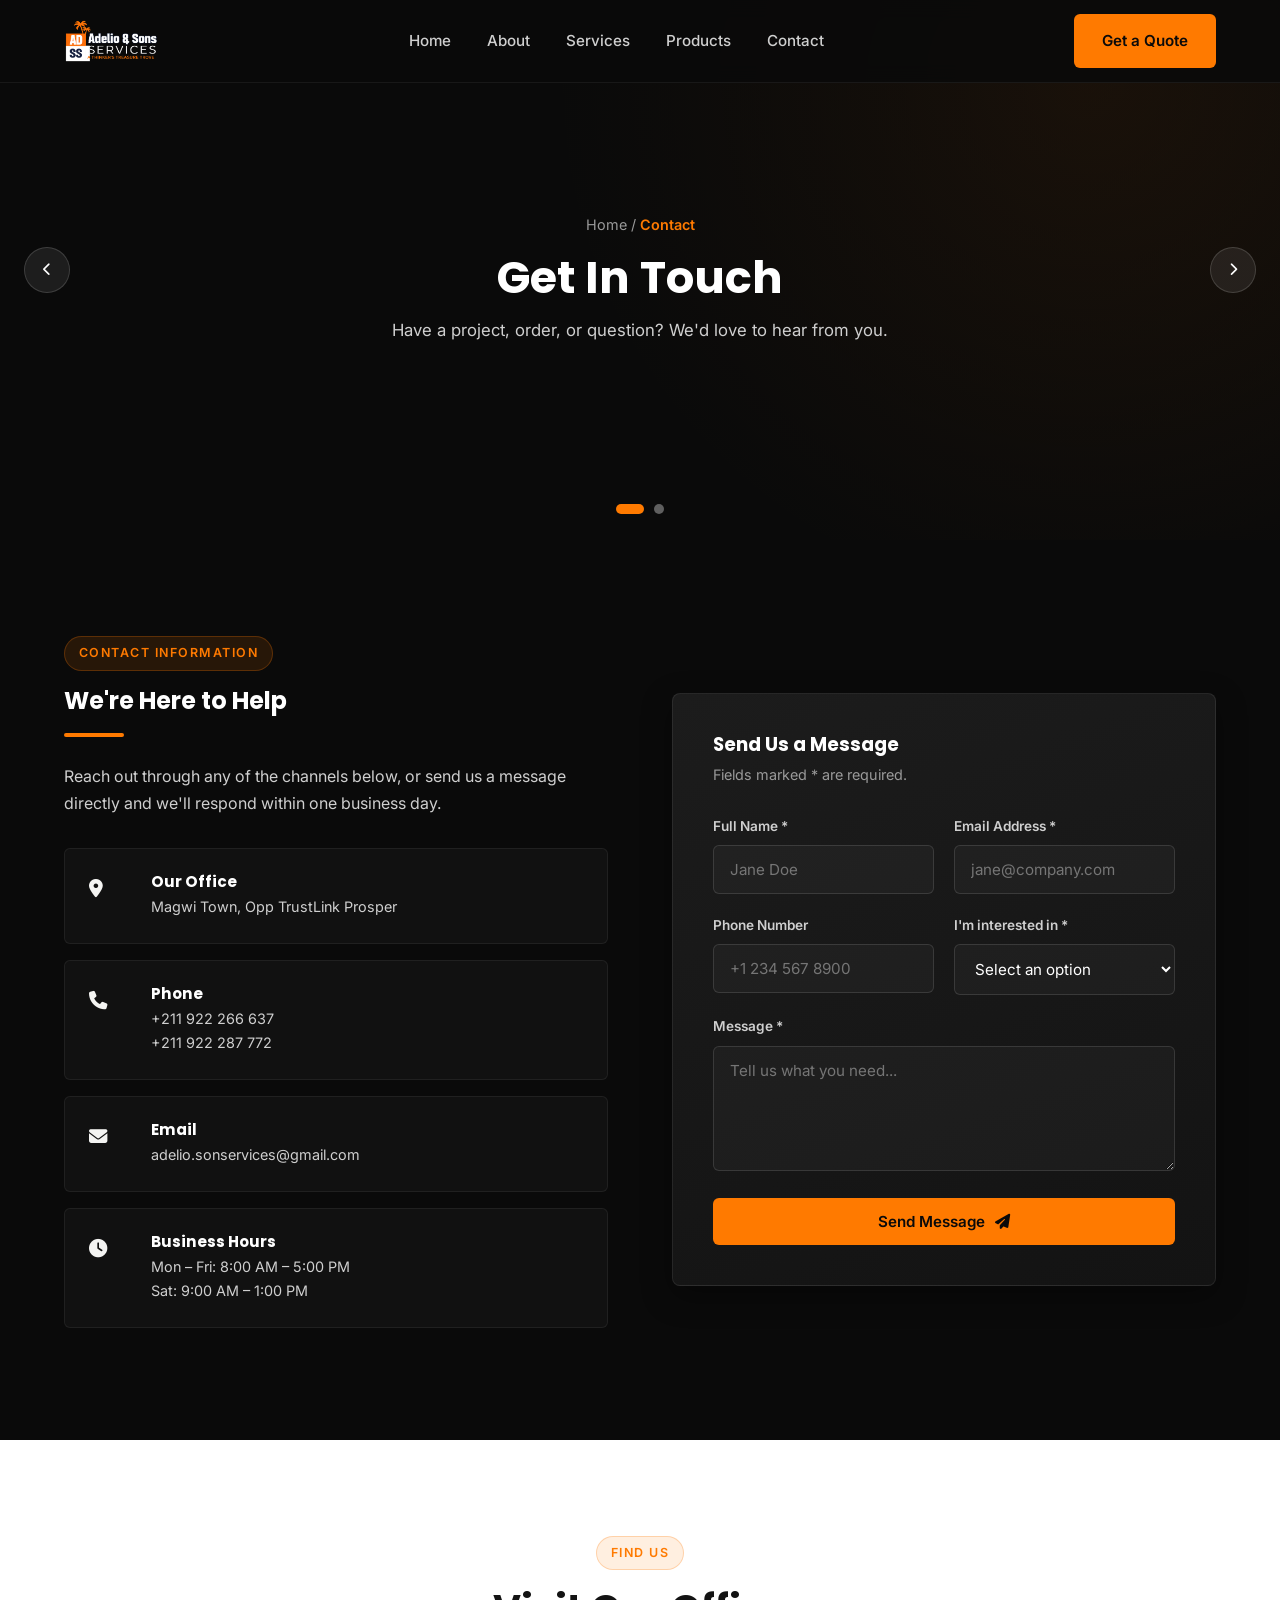
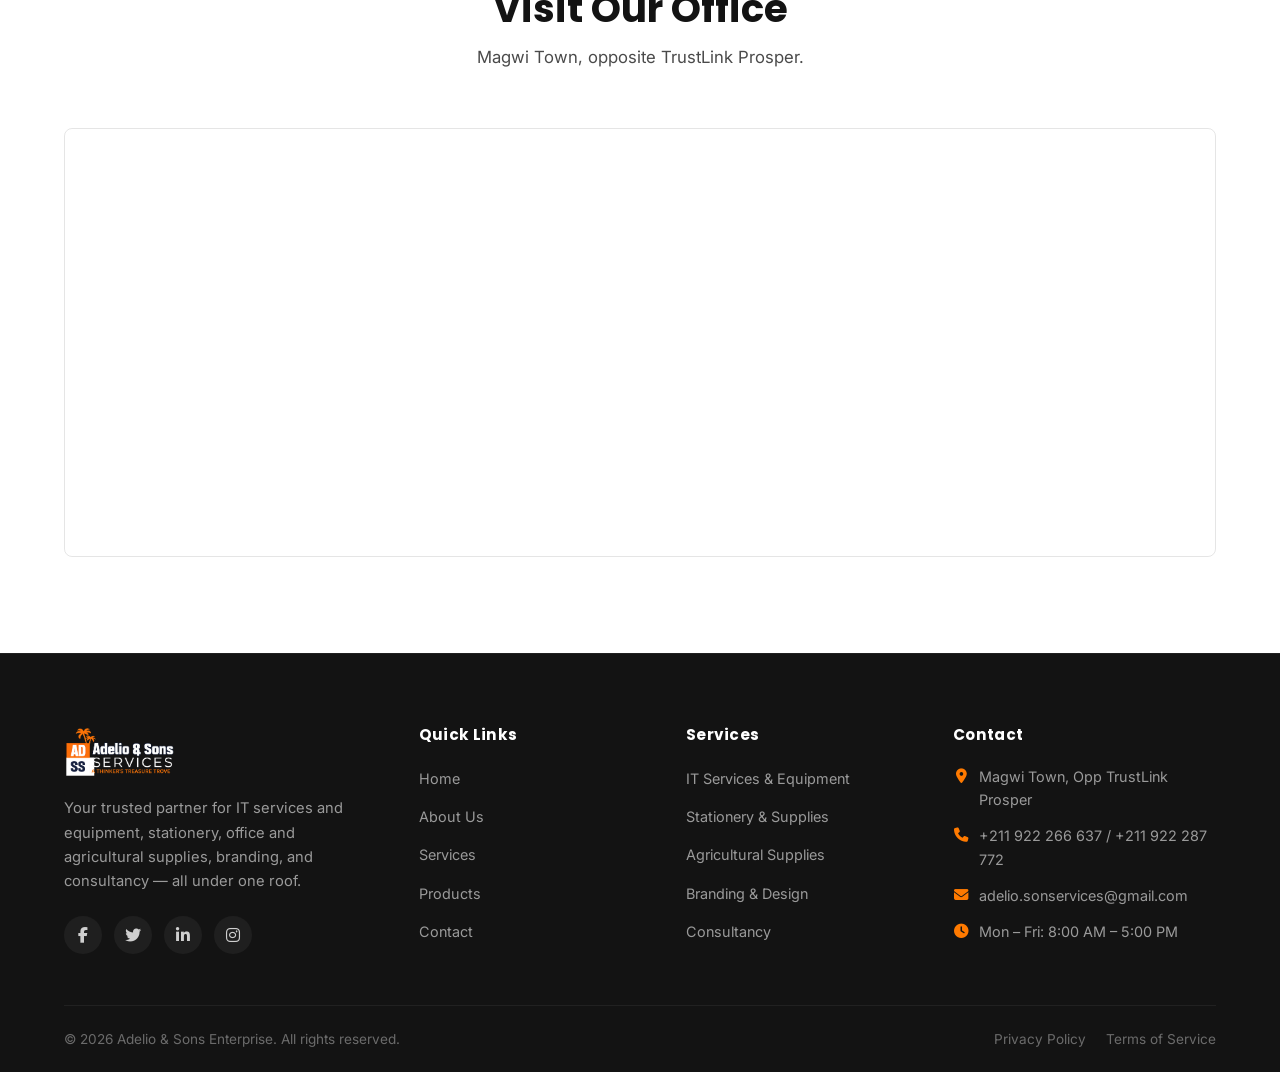
<file: contact.html>
<!DOCTYPE html>
<html lang="en">
<head>
  <meta charset="UTF-8">
  <meta name="viewport" content="width=device-width, initial-scale=1.0">
  <title>Contact Us | Adelio & Sons Enterprise</title>
  <meta name="description" content="Get in touch with Adelio & Sons Enterprise for IT services, supplies, branding, or consultancy — request a quote, ask a question, or visit our office.">

  <link rel="preconnect" href="https://fonts.googleapis.com">
  <link href="https://fonts.googleapis.com/css2?family=Inter:wght@400;500;600;700&family=Poppins:wght@600;700;800&display=swap" rel="stylesheet">
  <link rel="stylesheet" href="https://cdnjs.cloudflare.com/ajax/libs/font-awesome/6.5.1/css/all.min.css">
  <link rel="stylesheet" href="css/style.css">
</head>
<body>

  <!-- ===== Header ===== -->
  <header class="site-header">
    <div class="container">
      <a href="index.html" class="logo">
        <img src="assets/images/adss-logo.png" alt="Adelio & Sons Enterprise" class="logo-img">
      </a>

      <nav class="nav-links">
        <a href="index.html">Home</a>
        <a href="about.html">About</a>
        <a href="services.html">Services</a>
        <a href="products.html">Products</a>
        <a href="contact.html">Contact</a>
      </nav>

      <div class="header-actions">
        <a href="contact.html" class="btn btn-primary">Get a Quote</a>
        <button class="nav-toggle" aria-label="Toggle navigation">
          <span></span><span></span><span></span>
        </button>
      </div>
    </div>
  </header>

  <!-- ===== Page header image slider ===== -->
  <section class="hero-slider size-md" data-interval="5500">

    <div class="slide active" style="background-image:url('https://images.unsplash.com/photo-1497215728101-856f4ea42174?q=80&w=1920&auto=format&fit=crop')">
      <div class="slide-overlay"></div>
      <div class="slide-content">
        <div class="container">
          <div class="slide-inner">
            <div class="breadcrumb">Home / <span class="text-orange">Contact</span></div>
            <h1>Get In Touch</h1>
            <p class="lead">Have a project, order, or question? We'd love to hear from you.</p>
          </div>
        </div>
      </div>
    </div>

    <div class="slide" style="background-image:url('https://images.unsplash.com/photo-1517430816045-df4b7de11d1d?q=80&w=1920&auto=format&fit=crop')">
      <div class="slide-overlay"></div>
      <div class="slide-content">
        <div class="container">
          <div class="slide-inner">
            <div class="breadcrumb">Home / <span class="text-orange">Contact</span></div>
            <h1>Get In Touch</h1>
            <p class="lead">Have a project, order, or question? We'd love to hear from you.</p>
          </div>
        </div>
      </div>
    </div>

    <button class="slider-arrow prev" aria-label="Previous slide"><i class="fa-solid fa-chevron-left"></i></button>
    <button class="slider-arrow next" aria-label="Next slide"><i class="fa-solid fa-chevron-right"></i></button>
    <div class="slider-controls"><div class="slider-dots"></div></div>
  </section>

  <!-- ===== Contact main ===== -->
  <section>
    <div class="container">
      <div class="split">

        <div class="reveal">
          <div class="eyebrow">Contact Information</div>
          <h2>We're Here to Help</h2>
          <div class="divider-orange"></div>
          <p style="color:var(--gray-100); margin-bottom:32px;">Reach out through any of the channels below, or send us a message directly and we'll respond within one business day.</p>

          <div class="contact-info-card">
            <div class="icon-box"><i class="fa-solid fa-location-dot"></i></div>
            <div>
              <h4>Our Office</h4>
              <p>Magwi Town, Opp TrustLink Prosper</p>
            </div>
          </div>

          <div class="contact-info-card">
            <div class="icon-box"><i class="fa-solid fa-phone"></i></div>
            <div>
              <h4>Phone</h4>
              <p>+211 922 266 637<br>+211 922 287 772</p>
            </div>
          </div>

          <div class="contact-info-card">
            <div class="icon-box"><i class="fa-solid fa-envelope"></i></div>
            <div>
              <h4>Email</h4>
              <p>adelio.sonservices@gmail.com</p>
            </div>
          </div>

          <div class="contact-info-card">
            <div class="icon-box"><i class="fa-solid fa-clock"></i></div>
            <div>
              <h4>Business Hours</h4>
              <p>Mon – Fri: 8:00 AM – 5:00 PM<br>Sat: 9:00 AM – 1:00 PM</p>
            </div>
          </div>
        </div>

        <div class="panel reveal">
          <h3 style="margin-bottom:6px;">Send Us a Message</h3>
          <p style="color:var(--gray-300); font-size:0.9rem; margin-bottom:28px;">Fields marked * are required.</p>

          <form id="contact-form">
            <div class="form-row">
              <div class="form-group">
                <label for="name">Full Name *</label>
                <input type="text" id="name" name="name" placeholder="Jane Doe" required>
              </div>
              <div class="form-group">
                <label for="email">Email Address *</label>
                <input type="email" id="email" name="email" placeholder="jane@company.com" required>
              </div>
            </div>

            <div class="form-row">
              <div class="form-group">
                <label for="phone">Phone Number</label>
                <input type="tel" id="phone" name="phone" placeholder="+1 234 567 8900">
              </div>
              <div class="form-group">
                <label for="subject">I'm interested in *</label>
                <select id="subject" name="subject" required>
                  <option value="" disabled selected>Select an option</option>
                  <option value="it-services">IT Services &amp; Equipment</option>
                  <option value="stationery-office">Stationery &amp; Office Supplies</option>
                  <option value="agricultural">Agricultural Supplies</option>
                  <option value="branding">Branding &amp; Design</option>
                  <option value="consultancy">Consultancy</option>
                  <option value="bulk-order">Bulk / Corporate Order</option>
                  <option value="other">Other</option>
                </select>
              </div>
            </div>

            <div class="form-group">
              <label for="message">Message *</label>
              <textarea id="message" name="message" rows="5" placeholder="Tell us what you need..." required></textarea>
            </div>

            <button type="submit" class="btn btn-primary btn-block">Send Message <i class="fa-solid fa-paper-plane"></i></button>

            <div class="form-status"></div>
          </form>
        </div>

      </div>
    </div>
  </section>

  <!-- ===== Map ===== -->
  <section class="section-white">
    <div class="container">
      <div class="section-head center reveal">
        <div class="eyebrow" style="justify-content:center">Find Us</div>
        <h2>Visit Our Office</h2>
        <p>Magwi Town, opposite TrustLink Prosper.</p>
      </div>
      <div class="map-embed reveal">
        <iframe
          src="https://www.google.com/maps?q=Magwi+Town,+South+Sudan&output=embed"
          width="100%"
          height="420"
          style="border:0;"
          allowfullscreen=""
          loading="lazy"
          referrerpolicy="no-referrer-when-downgrade"
          title="Office location map">
        </iframe>
      </div>
    </div>
  </section>

  <!-- ===== Footer ===== -->
  <footer class="site-footer">
    <div class="container">
      <div class="footer-grid">
        <div class="footer-about">
          <a href="index.html" class="logo">
            <img src="assets/images/adss-logo.png" alt="Adelio & Sons Enterprise" class="logo-img">
          </a>
          <p>Your trusted partner for IT services and equipment, stationery, office and agricultural supplies, branding, and consultancy — all under one roof.</p>
          <div class="social-row">
            <a href="#"><i class="fa-brands fa-facebook-f"></i></a>
            <a href="#"><i class="fa-brands fa-twitter"></i></a>
            <a href="#"><i class="fa-brands fa-linkedin-in"></i></a>
            <a href="#"><i class="fa-brands fa-instagram"></i></a>
          </div>
        </div>

        <div class="footer-col">
          <h4>Quick Links</h4>
          <ul>
            <li><a href="index.html">Home</a></li>
            <li><a href="about.html">About Us</a></li>
            <li><a href="services.html">Services</a></li>
            <li><a href="products.html">Products</a></li>
            <li><a href="contact.html">Contact</a></li>
          </ul>
        </div>

        <div class="footer-col">
          <h4>Services</h4>
          <ul>
            <li><a href="services.html">IT Services &amp; Equipment</a></li>
            <li><a href="products.html">Stationery &amp; Supplies</a></li>
            <li><a href="products.html">Agricultural Supplies</a></li>
            <li><a href="services.html">Branding &amp; Design</a></li>
            <li><a href="services.html">Consultancy</a></li>
          </ul>
        </div>

        <div class="footer-col">
          <h4>Contact</h4>
          <ul class="footer-contact">
            <li><i class="fa-solid fa-location-dot"></i> Magwi Town, Opp TrustLink Prosper</li>
            <li><i class="fa-solid fa-phone"></i> +211 922 266 637 / +211 922 287 772</li>
            <li><i class="fa-solid fa-envelope"></i> adelio.sonservices@gmail.com</li>
            <li><i class="fa-solid fa-clock"></i> Mon – Fri: 8:00 AM – 5:00 PM</li>
          </ul>
        </div>
      </div>

      <div class="footer-bottom">
        <span>&copy; 2026 Adelio & Sons Enterprise. All rights reserved.</span>
        <div class="footer-bottom-links">
          <a href="#">Privacy Policy</a>
          <a href="#">Terms of Service</a>
        </div>
      </div>
    </div>
  </footer>

  <button class="back-to-top" aria-label="Back to top"><i class="fa-solid fa-arrow-up"></i></button>

  <script src="js/script.js"></script>
</body>
</html>
</file>
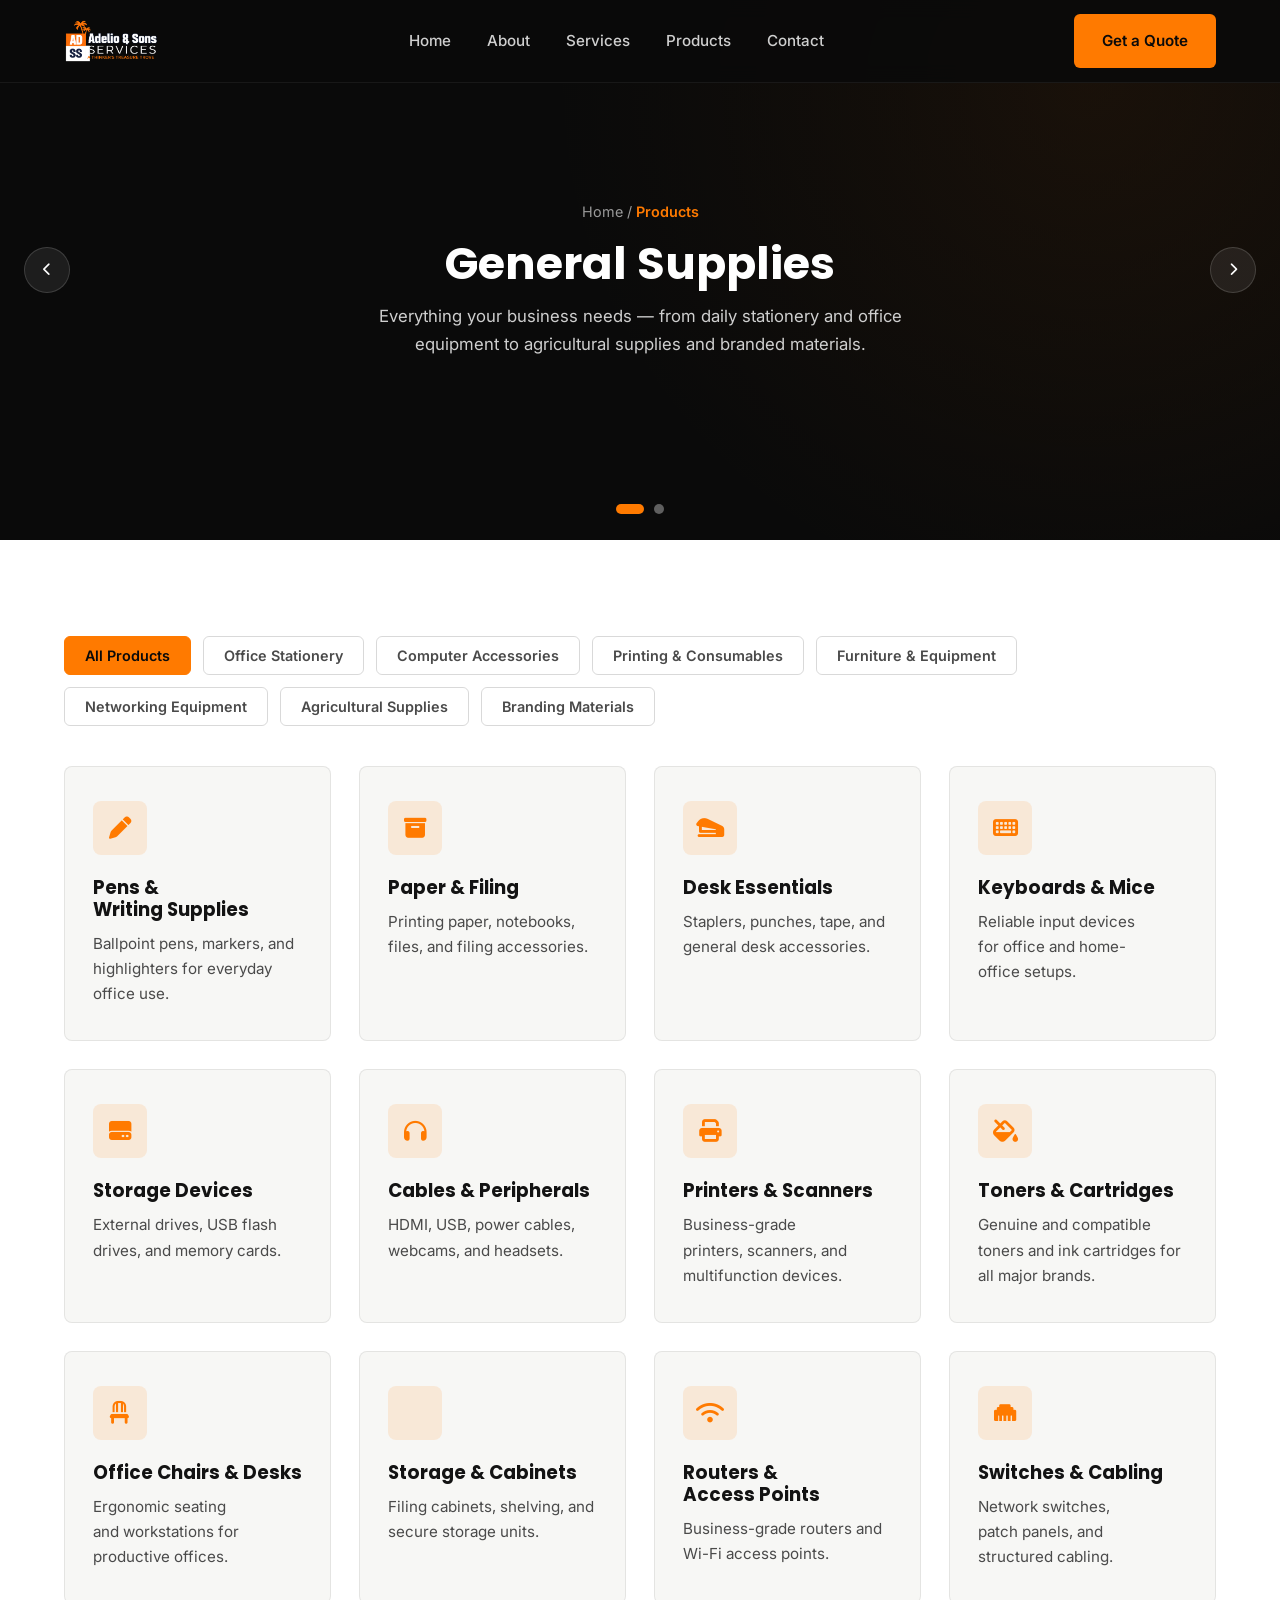
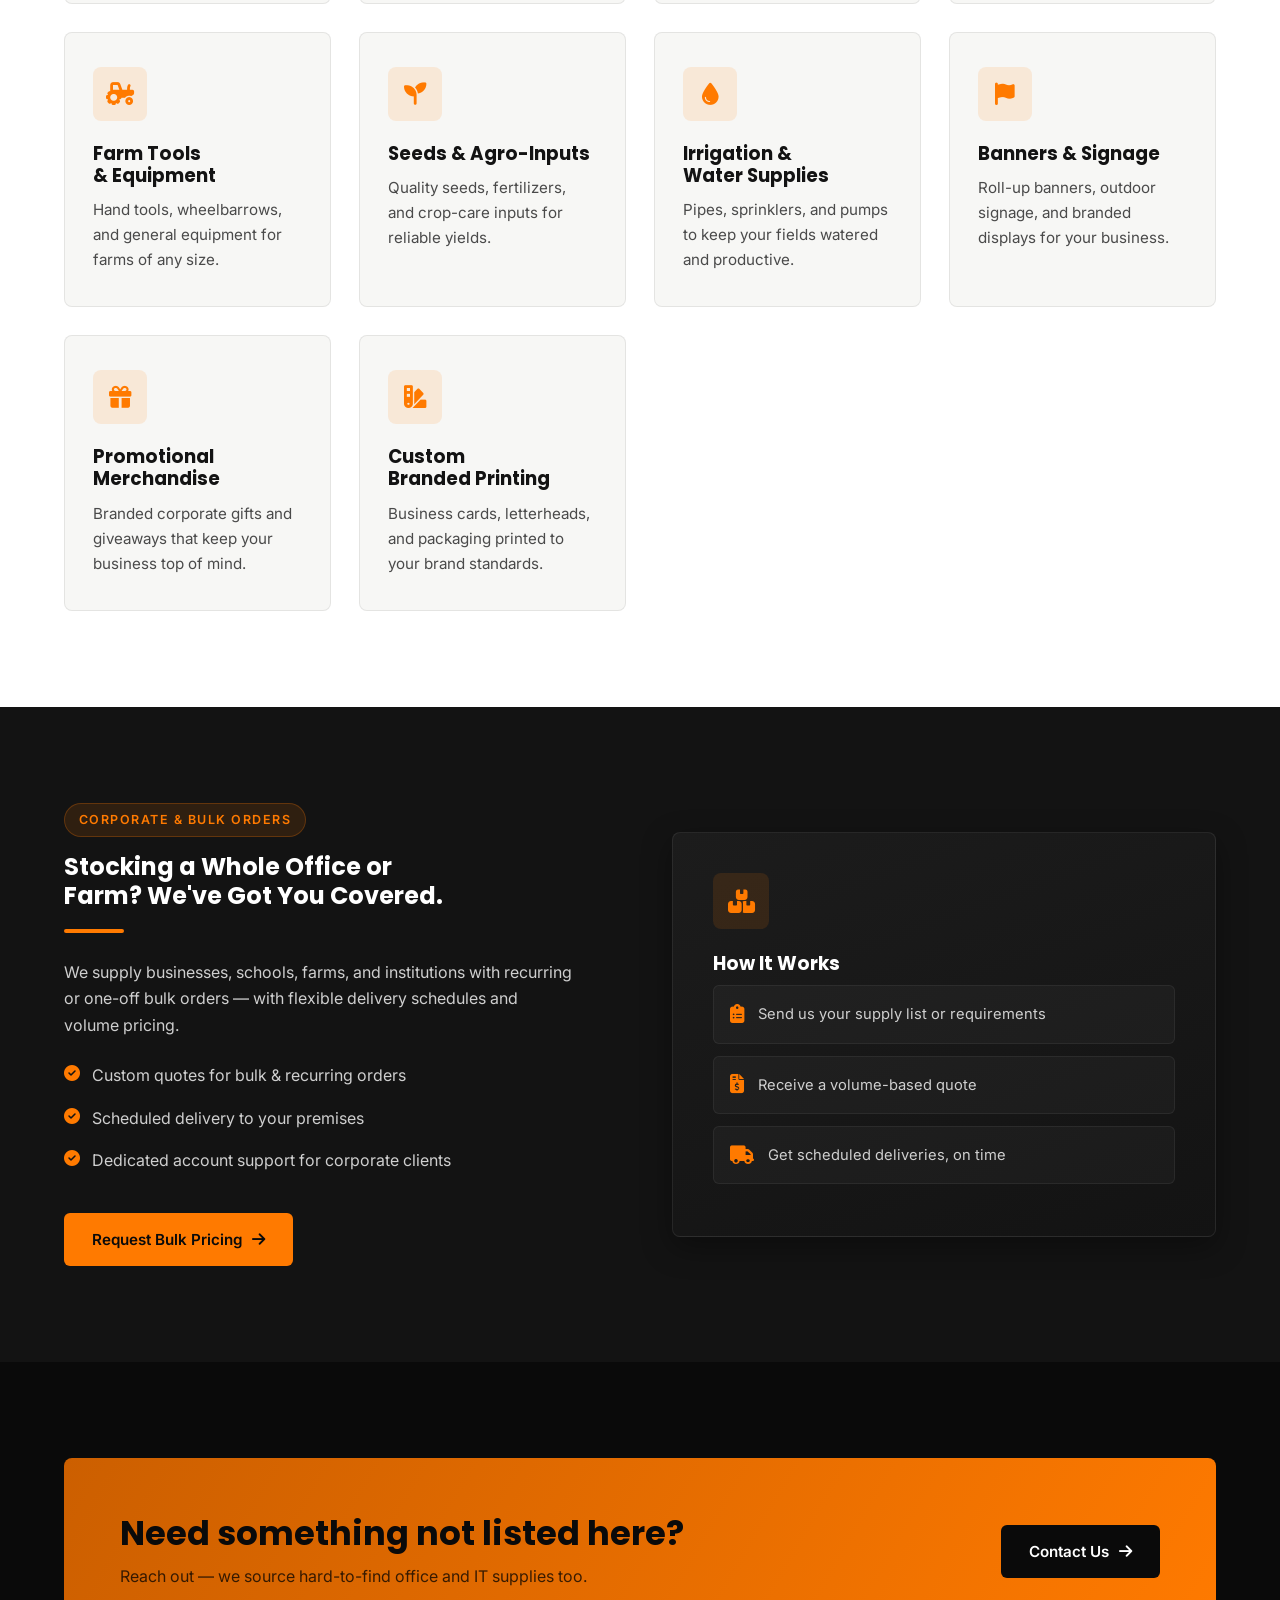
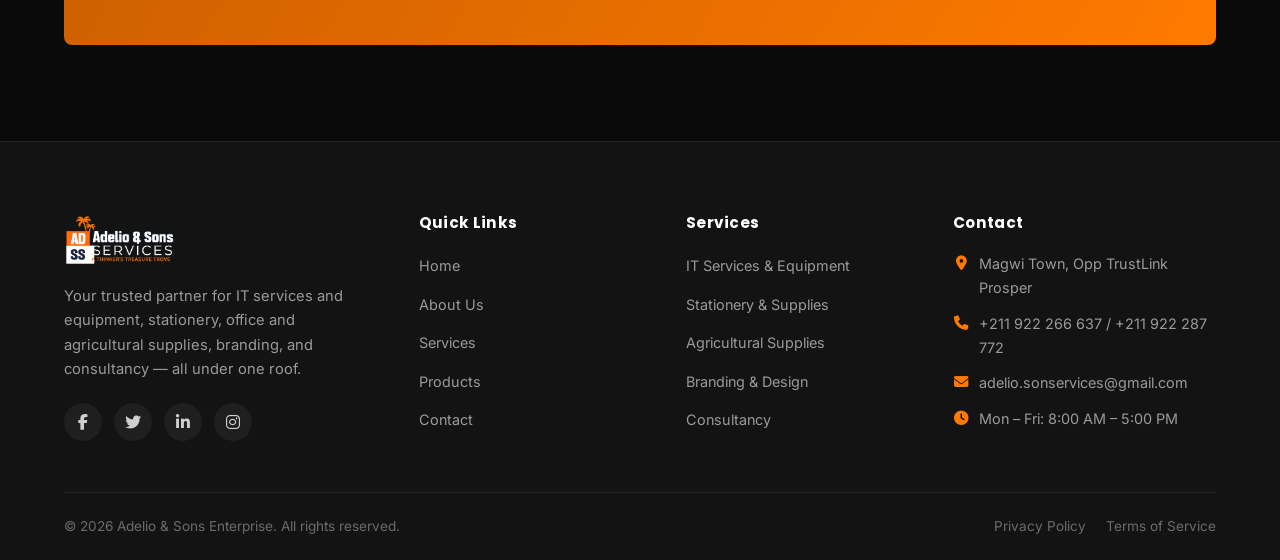
<file: products.html>
<!DOCTYPE html>
<html lang="en">
<head>
  <meta charset="UTF-8">
  <meta name="viewport" content="width=device-width, initial-scale=1.0">
  <title>Products & Supplies | Adelio & Sons Enterprise</title>
  <meta name="description" content="Browse our supplies — office stationery, computer accessories, agricultural products, branding materials, and networking equipment for businesses.">

  <link rel="preconnect" href="https://fonts.googleapis.com">
  <link href="https://fonts.googleapis.com/css2?family=Inter:wght@400;500;600;700&family=Poppins:wght@600;700;800&display=swap" rel="stylesheet">
  <link rel="stylesheet" href="https://cdnjs.cloudflare.com/ajax/libs/font-awesome/6.5.1/css/all.min.css">
  <link rel="stylesheet" href="css/style.css">
</head>
<body>

  <!-- ===== Header ===== -->
  <header class="site-header">
    <div class="container">
      <a href="index.html" class="logo">
        <img src="assets/images/adss-logo.png" alt="Adelio & Sons Enterprise" class="logo-img">
      </a>

      <nav class="nav-links">
        <a href="index.html">Home</a>
        <a href="about.html">About</a>
        <a href="services.html">Services</a>
        <a href="products.html">Products</a>
        <a href="contact.html">Contact</a>
      </nav>

      <div class="header-actions">
        <a href="contact.html" class="btn btn-primary">Get a Quote</a>
        <button class="nav-toggle" aria-label="Toggle navigation">
          <span></span><span></span><span></span>
        </button>
      </div>
    </div>
  </header>

  <!-- ===== Page header image slider ===== -->
  <section class="hero-slider size-md" data-interval="5500">

    <div class="slide active" style="background-image:url('https://images.unsplash.com/photo-1586528116311-ad8dd3c8310d?q=80&w=1920&auto=format&fit=crop')">
      <div class="slide-overlay"></div>
      <div class="slide-content">
        <div class="container">
          <div class="slide-inner">
            <div class="breadcrumb">Home / <span class="text-orange">Products</span></div>
            <h1>General Supplies</h1>
            <p class="lead">Everything your business needs — from daily stationery and office equipment to agricultural supplies and branded materials.</p>
          </div>
        </div>
      </div>
    </div>

    <div class="slide" style="background-image:url('https://images.unsplash.com/photo-1553413077-190dd305871c?q=80&w=1920&auto=format&fit=crop')">
      <div class="slide-overlay"></div>
      <div class="slide-content">
        <div class="container">
          <div class="slide-inner">
            <div class="breadcrumb">Home / <span class="text-orange">Products</span></div>
            <h1>General Supplies</h1>
            <p class="lead">Everything your business needs — from daily stationery and office equipment to agricultural supplies and branded materials.</p>
          </div>
        </div>
      </div>
    </div>

    <button class="slider-arrow prev" aria-label="Previous slide"><i class="fa-solid fa-chevron-left"></i></button>
    <button class="slider-arrow next" aria-label="Next slide"><i class="fa-solid fa-chevron-right"></i></button>
    <div class="slider-controls"><div class="slider-dots"></div></div>
  </section>

  <!-- ===== Products ===== -->
  <section class="section-white">
    <div class="container">

      <div class="category-tabs reveal">
        <button class="active" data-category="all">All Products</button>
        <button data-category="stationery">Office Stationery</button>
        <button data-category="computer">Computer Accessories</button>
        <button data-category="printing">Printing &amp; Consumables</button>
        <button data-category="furniture">Furniture &amp; Equipment</button>
        <button data-category="networking">Networking Equipment</button>
        <button data-category="agricultural">Agricultural Supplies</button>
        <button data-category="branding">Branding Materials</button>
      </div>

      <div class="grid grid-4">

        <div class="card product-item active reveal" data-category="stationery">
          <div class="icon-box"><i class="fa-solid fa-pen"></i></div>
          <h3>Pens &amp; Writing Supplies</h3>
          <p>Ballpoint pens, markers, and highlighters for everyday office use.</p>
        </div>

        <div class="card product-item active reveal" data-category="stationery">
          <div class="icon-box"><i class="fa-solid fa-box-archive"></i></div>
          <h3>Paper &amp; Filing</h3>
          <p>Printing paper, notebooks, files, and filing accessories.</p>
        </div>

        <div class="card product-item active reveal" data-category="stationery">
          <div class="icon-box"><i class="fa-solid fa-stapler"></i></div>
          <h3>Desk Essentials</h3>
          <p>Staplers, punches, tape, and general desk accessories.</p>
        </div>

        <div class="card product-item active reveal" data-category="computer">
          <div class="icon-box"><i class="fa-solid fa-keyboard"></i></div>
          <h3>Keyboards &amp; Mice</h3>
          <p>Reliable input devices for office and home-office setups.</p>
        </div>

        <div class="card product-item active reveal" data-category="computer">
          <div class="icon-box"><i class="fa-solid fa-hard-drive"></i></div>
          <h3>Storage Devices</h3>
          <p>External drives, USB flash drives, and memory cards.</p>
        </div>

        <div class="card product-item active reveal" data-category="computer">
          <div class="icon-box"><i class="fa-solid fa-headphones"></i></div>
          <h3>Cables &amp; Peripherals</h3>
          <p>HDMI, USB, power cables, webcams, and headsets.</p>
        </div>

        <div class="card product-item active reveal" data-category="printing">
          <div class="icon-box"><i class="fa-solid fa-print"></i></div>
          <h3>Printers &amp; Scanners</h3>
          <p>Business-grade printers, scanners, and multifunction devices.</p>
        </div>

        <div class="card product-item active reveal" data-category="printing">
          <div class="icon-box"><i class="fa-solid fa-fill-drip"></i></div>
          <h3>Toners &amp; Cartridges</h3>
          <p>Genuine and compatible toners and ink cartridges for all major brands.</p>
        </div>

        <div class="card product-item active reveal" data-category="furniture">
          <div class="icon-box"><i class="fa-solid fa-chair"></i></div>
          <h3>Office Chairs &amp; Desks</h3>
          <p>Ergonomic seating and workstations for productive offices.</p>
        </div>

        <div class="card product-item active reveal" data-category="furniture">
          <div class="icon-box"><i class="fa-solid fa-cabinet-filing"></i></div>
          <h3>Storage &amp; Cabinets</h3>
          <p>Filing cabinets, shelving, and secure storage units.</p>
        </div>

        <div class="card product-item active reveal" data-category="networking">
          <div class="icon-box"><i class="fa-solid fa-wifi"></i></div>
          <h3>Routers &amp; Access Points</h3>
          <p>Business-grade routers and Wi-Fi access points.</p>
        </div>

        <div class="card product-item active reveal" data-category="networking">
          <div class="icon-box"><i class="fa-solid fa-ethernet"></i></div>
          <h3>Switches &amp; Cabling</h3>
          <p>Network switches, patch panels, and structured cabling.</p>
        </div>

        <div class="card product-item active reveal" data-category="agricultural">
          <div class="icon-box"><i class="fa-solid fa-tractor"></i></div>
          <h3>Farm Tools &amp; Equipment</h3>
          <p>Hand tools, wheelbarrows, and general equipment for farms of any size.</p>
        </div>

        <div class="card product-item active reveal" data-category="agricultural">
          <div class="icon-box"><i class="fa-solid fa-seedling"></i></div>
          <h3>Seeds &amp; Agro-Inputs</h3>
          <p>Quality seeds, fertilizers, and crop-care inputs for reliable yields.</p>
        </div>

        <div class="card product-item active reveal" data-category="agricultural">
          <div class="icon-box"><i class="fa-solid fa-droplet"></i></div>
          <h3>Irrigation &amp; Water Supplies</h3>
          <p>Pipes, sprinklers, and pumps to keep your fields watered and productive.</p>
        </div>

        <div class="card product-item active reveal" data-category="branding">
          <div class="icon-box"><i class="fa-solid fa-flag"></i></div>
          <h3>Banners &amp; Signage</h3>
          <p>Roll-up banners, outdoor signage, and branded displays for your business.</p>
        </div>

        <div class="card product-item active reveal" data-category="branding">
          <div class="icon-box"><i class="fa-solid fa-gift"></i></div>
          <h3>Promotional Merchandise</h3>
          <p>Branded corporate gifts and giveaways that keep your business top of mind.</p>
        </div>

        <div class="card product-item active reveal" data-category="branding">
          <div class="icon-box"><i class="fa-solid fa-swatchbook"></i></div>
          <h3>Custom Branded Printing</h3>
          <p>Business cards, letterheads, and packaging printed to your brand standards.</p>
        </div>

      </div>
    </div>
  </section>

  <!-- ===== Bulk orders ===== -->
  <section class="section-alt">
    <div class="container">
      <div class="split">
        <div class="reveal">
          <div class="eyebrow">Corporate &amp; Bulk Orders</div>
          <h2>Stocking a Whole Office or Farm? We've Got You Covered.</h2>
          <div class="divider-orange"></div>
          <p style="color:var(--gray-100); margin-bottom:24px;">We supply businesses, schools, farms, and institutions with recurring or one-off bulk orders — with flexible delivery schedules and volume pricing.</p>
          <ul class="check-list">
            <li><i class="fa-solid fa-circle-check"></i> Custom quotes for bulk &amp; recurring orders</li>
            <li><i class="fa-solid fa-circle-check"></i> Scheduled delivery to your premises</li>
            <li><i class="fa-solid fa-circle-check"></i> Dedicated account support for corporate clients</li>
          </ul>
          <a href="contact.html" class="btn btn-primary" style="margin-top:24px;">Request Bulk Pricing <i class="fa-solid fa-arrow-right"></i></a>
        </div>
        <div class="panel reveal">
          <div class="visual-icon"><i class="fa-solid fa-boxes-stacked"></i></div>
          <h3 style="margin-bottom:10px;">How It Works</h3>
          <div class="mini-card"><i class="fa-solid fa-clipboard-list"></i><span>Send us your supply list or requirements</span></div>
          <div class="mini-card"><i class="fa-solid fa-file-invoice-dollar"></i><span>Receive a volume-based quote</span></div>
          <div class="mini-card"><i class="fa-solid fa-truck"></i><span>Get scheduled deliveries, on time</span></div>
        </div>
      </div>
    </div>
  </section>

  <!-- ===== CTA ===== -->
  <section>
    <div class="container">
      <div class="cta-band reveal">
        <div>
          <h2>Need something not listed here?</h2>
          <p>Reach out — we source hard-to-find office and IT supplies too.</p>
        </div>
        <a href="contact.html" class="btn btn-primary">Contact Us <i class="fa-solid fa-arrow-right"></i></a>
      </div>
    </div>
  </section>

  <!-- ===== Footer ===== -->
  <footer class="site-footer">
    <div class="container">
      <div class="footer-grid">
        <div class="footer-about">
          <a href="index.html" class="logo">
            <img src="assets/images/adss-logo.png" alt="Adelio & Sons Enterprise" class="logo-img">
          </a>
          <p>Your trusted partner for IT services and equipment, stationery, office and agricultural supplies, branding, and consultancy — all under one roof.</p>
          <div class="social-row">
            <a href="#"><i class="fa-brands fa-facebook-f"></i></a>
            <a href="#"><i class="fa-brands fa-twitter"></i></a>
            <a href="#"><i class="fa-brands fa-linkedin-in"></i></a>
            <a href="#"><i class="fa-brands fa-instagram"></i></a>
          </div>
        </div>

        <div class="footer-col">
          <h4>Quick Links</h4>
          <ul>
            <li><a href="index.html">Home</a></li>
            <li><a href="about.html">About Us</a></li>
            <li><a href="services.html">Services</a></li>
            <li><a href="products.html">Products</a></li>
            <li><a href="contact.html">Contact</a></li>
          </ul>
        </div>

        <div class="footer-col">
          <h4>Services</h4>
          <ul>
            <li><a href="services.html">IT Services &amp; Equipment</a></li>
            <li><a href="products.html">Stationery &amp; Supplies</a></li>
            <li><a href="products.html">Agricultural Supplies</a></li>
            <li><a href="services.html">Branding &amp; Design</a></li>
            <li><a href="services.html">Consultancy</a></li>
          </ul>
        </div>

        <div class="footer-col">
          <h4>Contact</h4>
          <ul class="footer-contact">
            <li><i class="fa-solid fa-location-dot"></i> Magwi Town, Opp TrustLink Prosper</li>
            <li><i class="fa-solid fa-phone"></i> +211 922 266 637 / +211 922 287 772</li>
            <li><i class="fa-solid fa-envelope"></i> adelio.sonservices@gmail.com</li>
            <li><i class="fa-solid fa-clock"></i> Mon – Fri: 8:00 AM – 5:00 PM</li>
          </ul>
        </div>
      </div>

      <div class="footer-bottom">
        <span>&copy; 2026 Adelio & Sons Enterprise. All rights reserved.</span>
        <div class="footer-bottom-links">
          <a href="#">Privacy Policy</a>
          <a href="#">Terms of Service</a>
        </div>
      </div>
    </div>
  </footer>

  <button class="back-to-top" aria-label="Back to top"><i class="fa-solid fa-arrow-up"></i></button>

  <script src="js/script.js"></script>
</body>
</html>
</file>
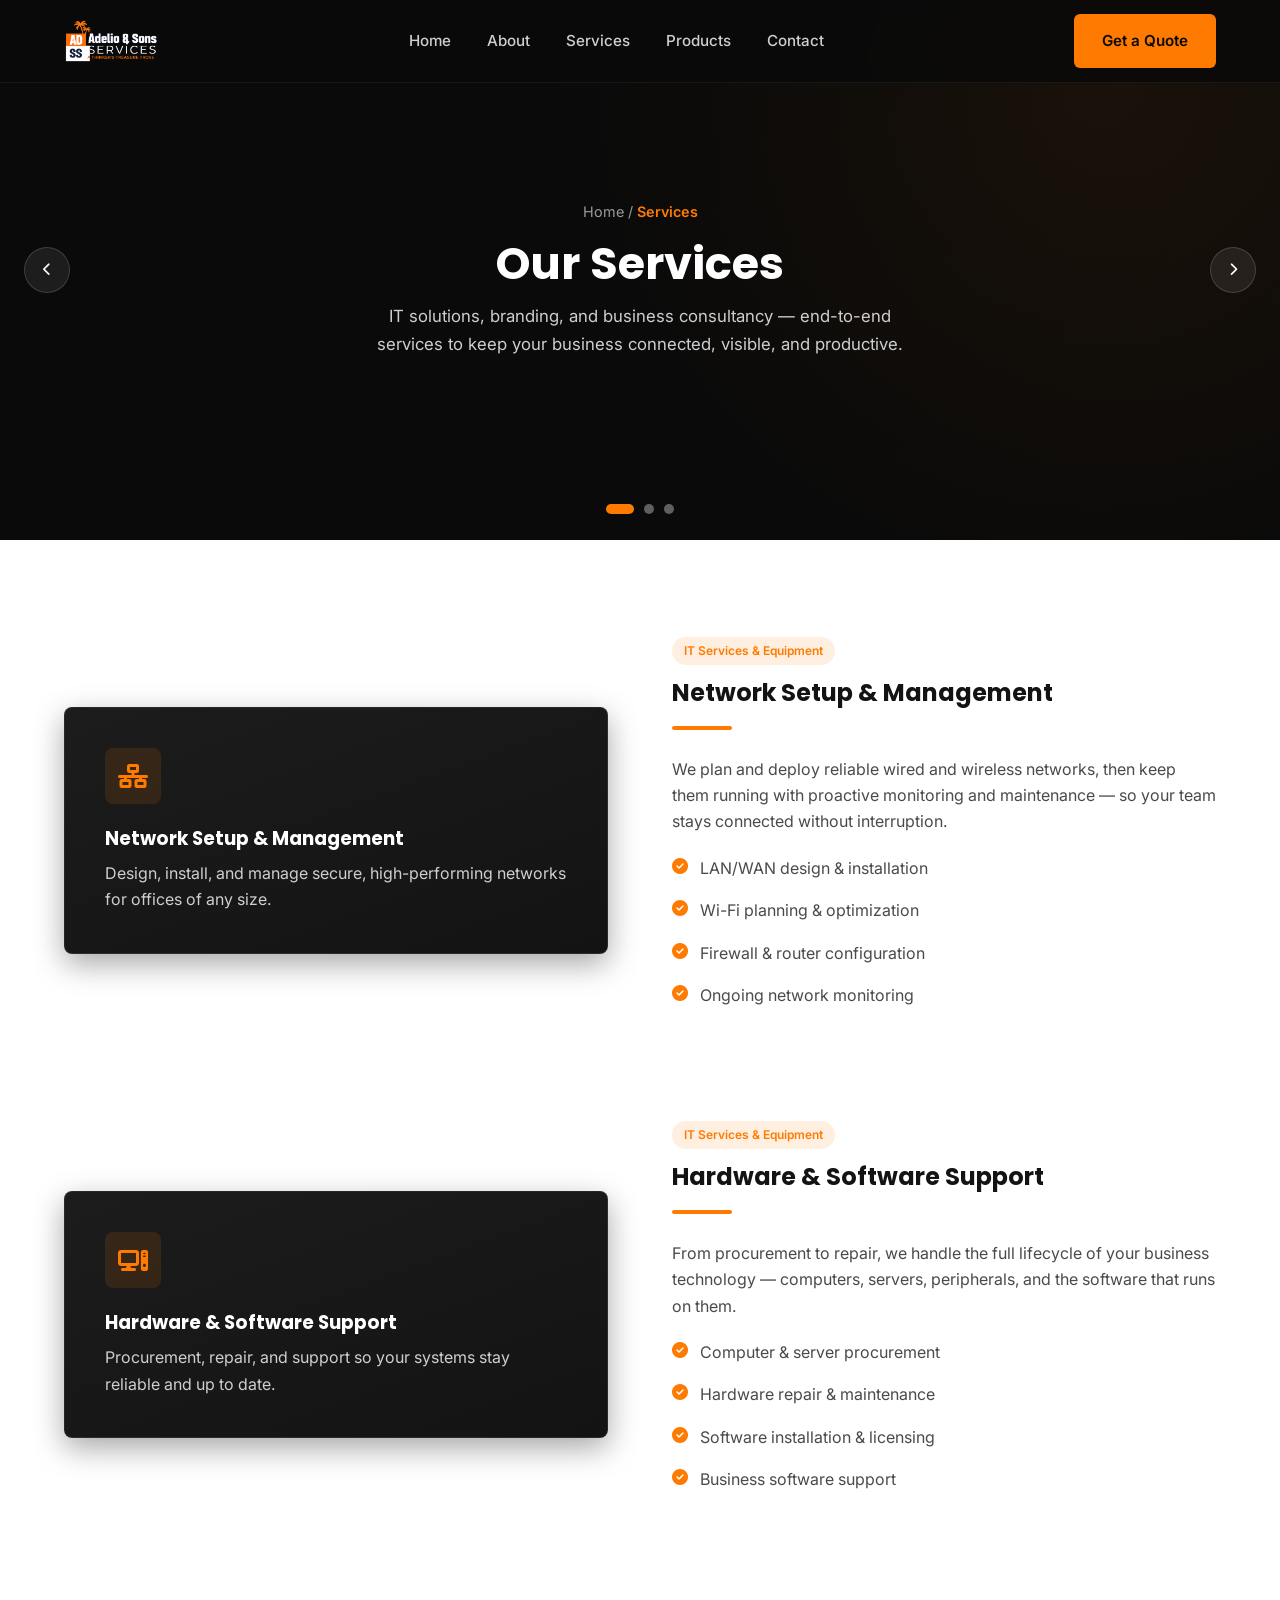
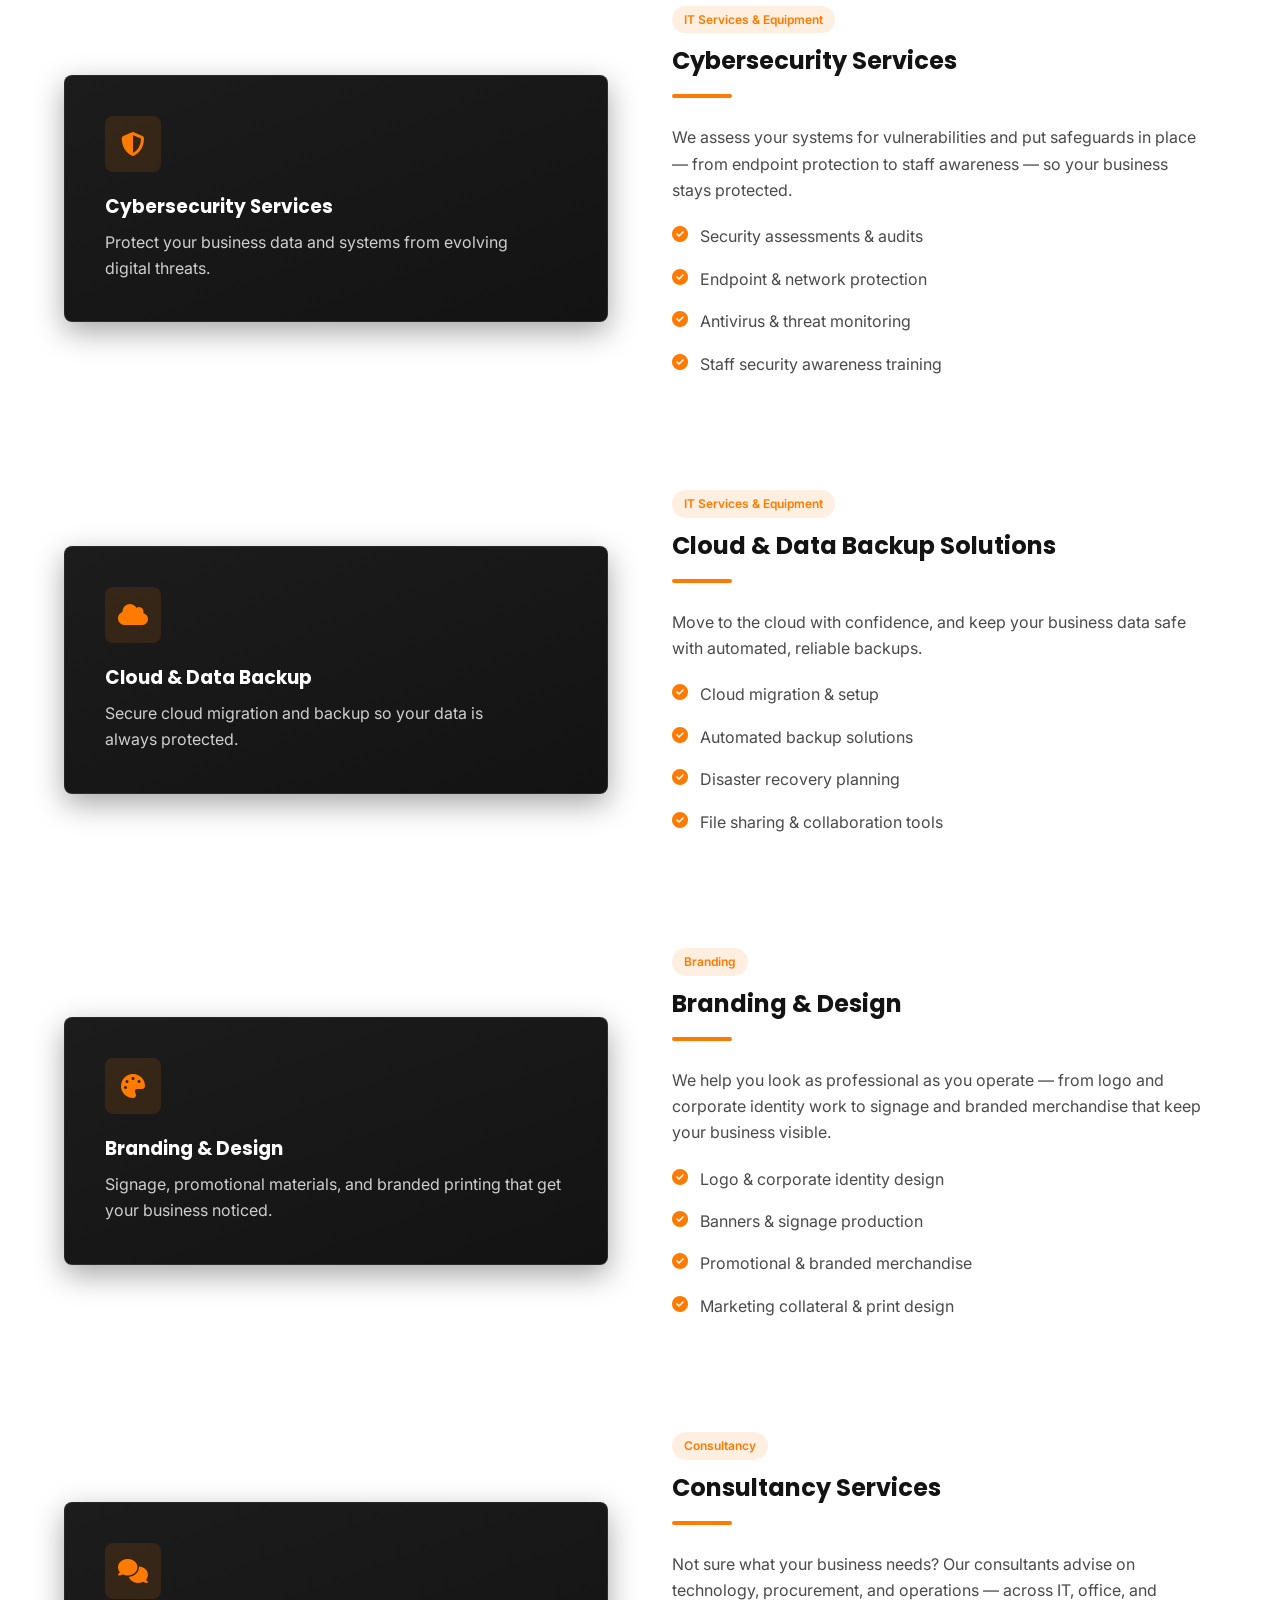
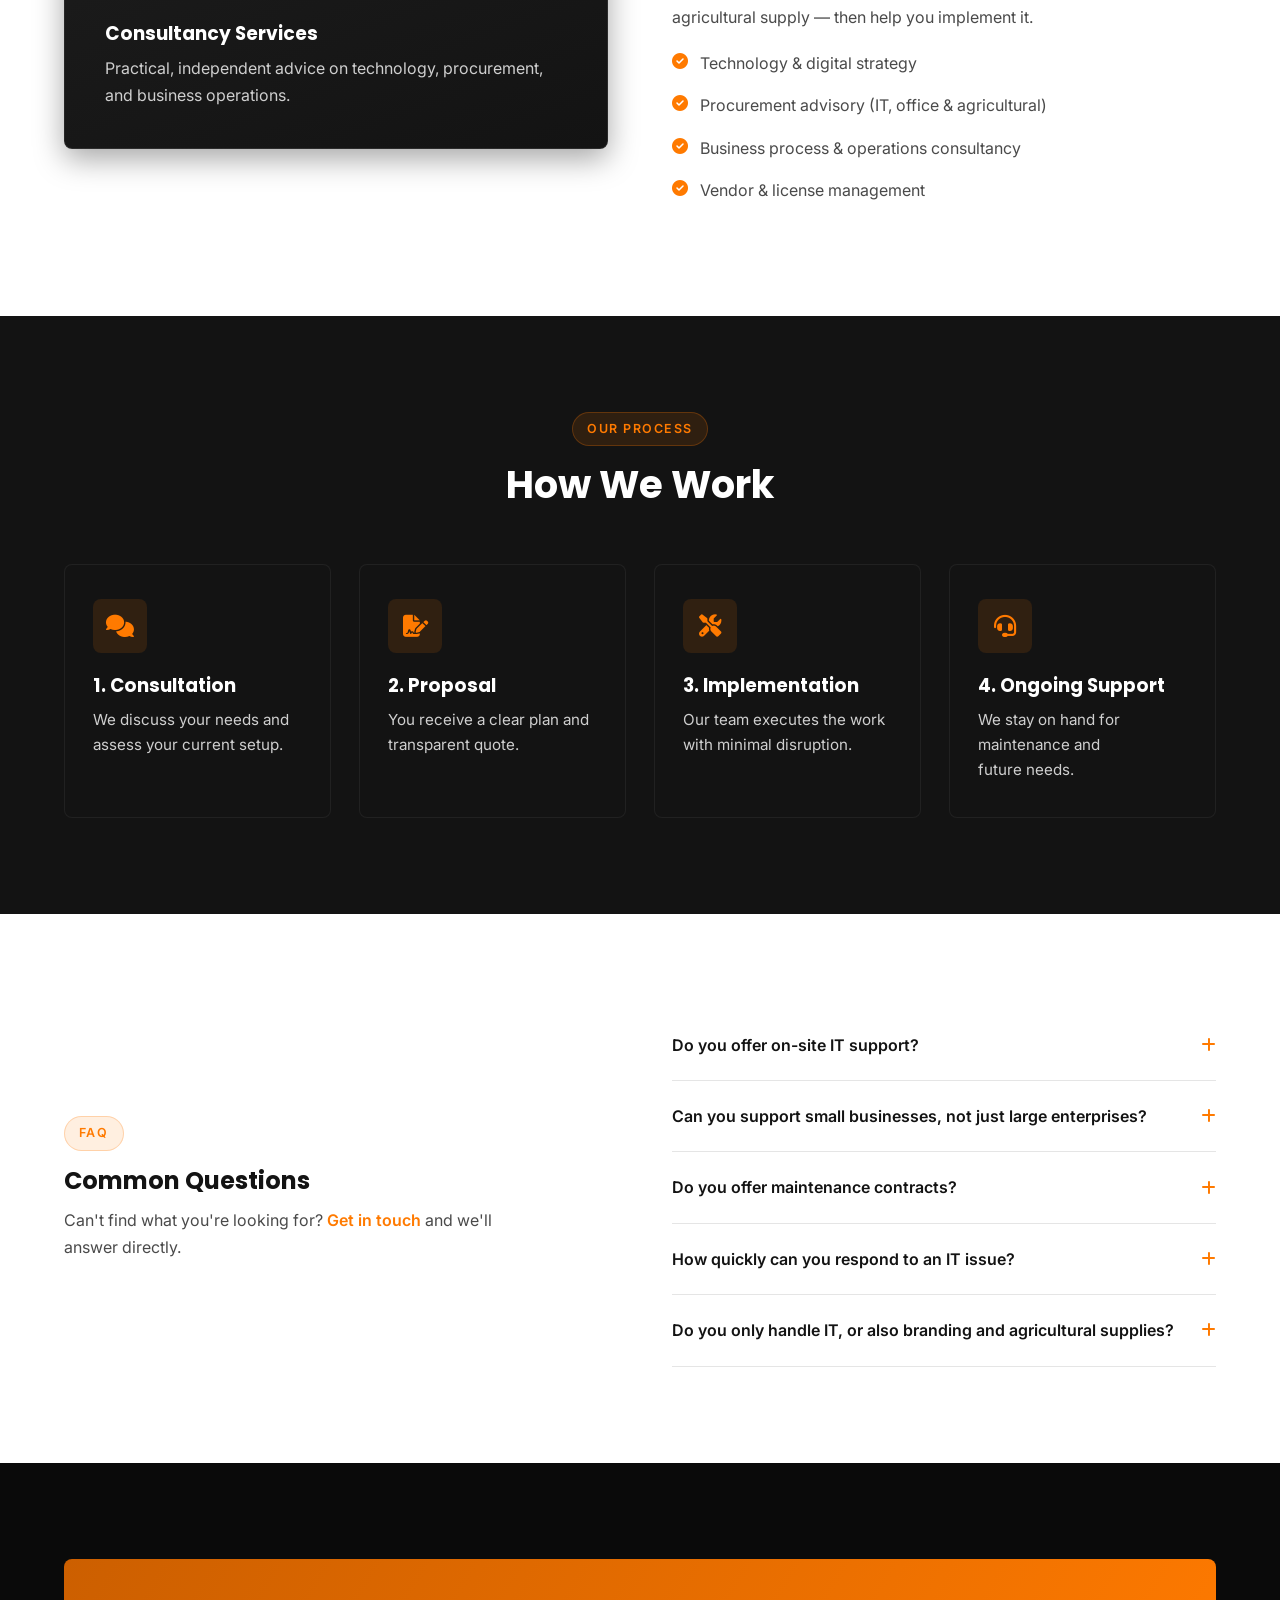
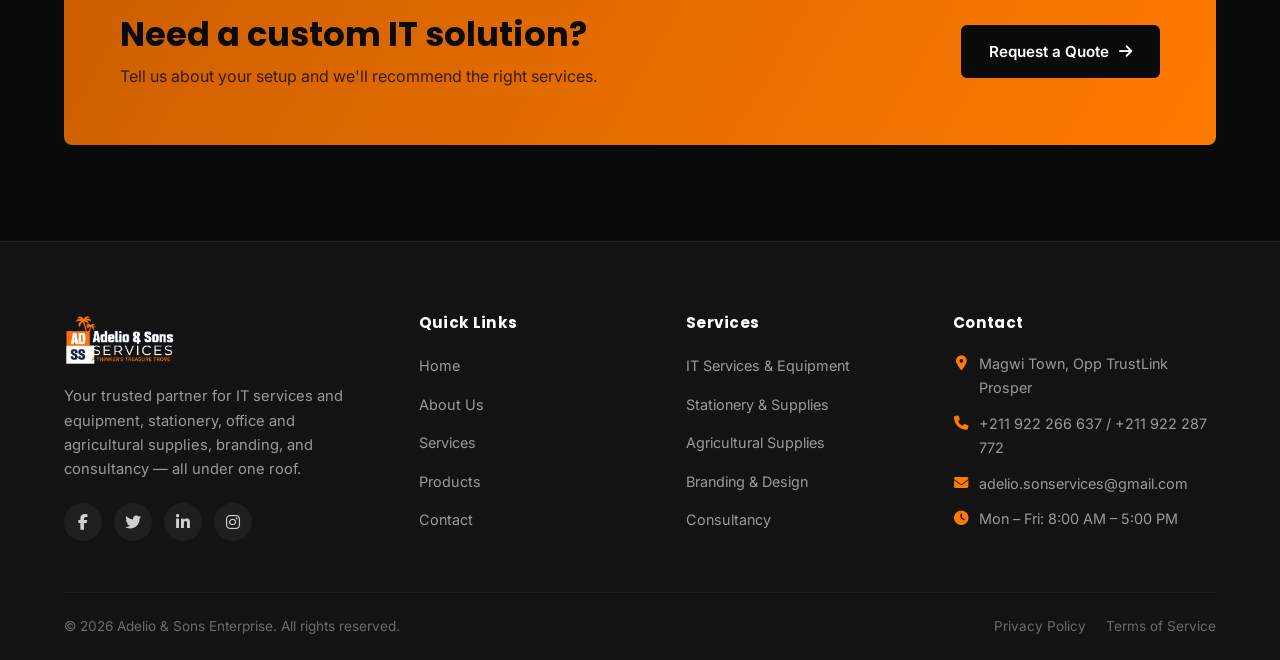
<file: services.html>
<!DOCTYPE html>
<html lang="en">
<head>
  <meta charset="UTF-8">
  <meta name="viewport" content="width=device-width, initial-scale=1.0">
  <title>Services | Adelio & Sons Enterprise</title>
  <meta name="description" content="Explore our services — IT solutions and equipment, branding and design, and business consultancy for businesses of every size.">

  <link rel="preconnect" href="https://fonts.googleapis.com">
  <link href="https://fonts.googleapis.com/css2?family=Inter:wght@400;500;600;700&family=Poppins:wght@600;700;800&display=swap" rel="stylesheet">
  <link rel="stylesheet" href="https://cdnjs.cloudflare.com/ajax/libs/font-awesome/6.5.1/css/all.min.css">
  <link rel="stylesheet" href="css/style.css">
</head>
<body>

  <!-- ===== Header ===== -->
  <header class="site-header">
    <div class="container">
      <a href="index.html" class="logo">
        <img src="assets/images/adss-logo.png" alt="Adelio & Sons Enterprise" class="logo-img">
      </a>

      <nav class="nav-links">
        <a href="index.html">Home</a>
        <a href="about.html">About</a>
        <a href="services.html">Services</a>
        <a href="products.html">Products</a>
        <a href="contact.html">Contact</a>
      </nav>

      <div class="header-actions">
        <a href="contact.html" class="btn btn-primary">Get a Quote</a>
        <button class="nav-toggle" aria-label="Toggle navigation">
          <span></span><span></span><span></span>
        </button>
      </div>
    </div>
  </header>

  <!-- ===== Page header image slider ===== -->
  <section class="hero-slider size-md" data-interval="5500">

    <div class="slide active" style="background-image:url('https://images.unsplash.com/photo-1573164713988-8665fc963095?q=80&w=1920&auto=format&fit=crop')">
      <div class="slide-overlay"></div>
      <div class="slide-content">
        <div class="container">
          <div class="slide-inner">
            <div class="breadcrumb">Home / <span class="text-orange">Services</span></div>
            <h1>Our Services</h1>
            <p class="lead">IT solutions, branding, and business consultancy — end-to-end services to keep your business connected, visible, and productive.</p>
          </div>
        </div>
      </div>
    </div>

    <div class="slide" style="background-image:url('https://images.unsplash.com/photo-1544197150-b99a580bb7a8?q=80&w=1920&auto=format&fit=crop')">
      <div class="slide-overlay"></div>
      <div class="slide-content">
        <div class="container">
          <div class="slide-inner">
            <div class="breadcrumb">Home / <span class="text-orange">Services</span></div>
            <h1>Our Services</h1>
            <p class="lead">IT solutions, branding, and business consultancy — end-to-end services to keep your business connected, visible, and productive.</p>
          </div>
        </div>
      </div>
    </div>

    <div class="slide" style="background-image:url('https://images.unsplash.com/photo-1518770660439-4636190af475?q=80&w=1920&auto=format&fit=crop')">
      <div class="slide-overlay"></div>
      <div class="slide-content">
        <div class="container">
          <div class="slide-inner">
            <div class="breadcrumb">Home / <span class="text-orange">Services</span></div>
            <h1>Our Services</h1>
            <p class="lead">IT solutions, branding, and business consultancy — end-to-end services to keep your business connected, visible, and productive.</p>
          </div>
        </div>
      </div>
    </div>

    <button class="slider-arrow prev" aria-label="Previous slide"><i class="fa-solid fa-chevron-left"></i></button>
    <button class="slider-arrow next" aria-label="Next slide"><i class="fa-solid fa-chevron-right"></i></button>
    <div class="slider-controls"><div class="slider-dots"></div></div>
  </section>

  <!-- ===== Services detail ===== -->
  <section class="section-white">
    <div class="container">

      <div class="split reveal" style="margin-bottom:96px;">
        <div class="panel">
          <div class="visual-icon"><i class="fa-solid fa-network-wired"></i></div>
          <h3>Network Setup &amp; Management</h3>
          <p style="color:var(--gray-100); margin-top:10px;">Design, install, and manage secure, high-performing networks for offices of any size.</p>
        </div>
        <div>
          <div class="tag-pill">IT Services &amp; Equipment</div>
          <h2>Network Setup &amp; Management</h2>
          <div class="divider-orange"></div>
          <p style="margin-bottom:20px;">We plan and deploy reliable wired and wireless networks, then keep them running with proactive monitoring and maintenance — so your team stays connected without interruption.</p>
          <ul class="check-list">
            <li><i class="fa-solid fa-circle-check"></i> LAN/WAN design &amp; installation</li>
            <li><i class="fa-solid fa-circle-check"></i> Wi-Fi planning &amp; optimization</li>
            <li><i class="fa-solid fa-circle-check"></i> Firewall &amp; router configuration</li>
            <li><i class="fa-solid fa-circle-check"></i> Ongoing network monitoring</li>
          </ul>
        </div>
      </div>

      <div class="split reveal" style="margin-bottom:96px;">
        <div style="order:2">
          <div class="tag-pill">IT Services &amp; Equipment</div>
          <h2>Hardware &amp; Software Support</h2>
          <div class="divider-orange"></div>
          <p style="margin-bottom:20px;">From procurement to repair, we handle the full lifecycle of your business technology — computers, servers, peripherals, and the software that runs on them.</p>
          <ul class="check-list">
            <li><i class="fa-solid fa-circle-check"></i> Computer &amp; server procurement</li>
            <li><i class="fa-solid fa-circle-check"></i> Hardware repair &amp; maintenance</li>
            <li><i class="fa-solid fa-circle-check"></i> Software installation &amp; licensing</li>
            <li><i class="fa-solid fa-circle-check"></i> Business software support</li>
          </ul>
        </div>
        <div class="panel" style="order:1">
          <div class="visual-icon"><i class="fa-solid fa-computer"></i></div>
          <h3>Hardware &amp; Software Support</h3>
          <p style="color:var(--gray-100); margin-top:10px;">Procurement, repair, and support so your systems stay reliable and up to date.</p>
        </div>
      </div>

      <div class="split reveal" style="margin-bottom:96px;">
        <div class="panel">
          <div class="visual-icon"><i class="fa-solid fa-shield-halved"></i></div>
          <h3>Cybersecurity Services</h3>
          <p style="color:var(--gray-100); margin-top:10px;">Protect your business data and systems from evolving digital threats.</p>
        </div>
        <div>
          <div class="tag-pill">IT Services &amp; Equipment</div>
          <h2>Cybersecurity Services</h2>
          <div class="divider-orange"></div>
          <p style="margin-bottom:20px;">We assess your systems for vulnerabilities and put safeguards in place — from endpoint protection to staff awareness — so your business stays protected.</p>
          <ul class="check-list">
            <li><i class="fa-solid fa-circle-check"></i> Security assessments &amp; audits</li>
            <li><i class="fa-solid fa-circle-check"></i> Endpoint &amp; network protection</li>
            <li><i class="fa-solid fa-circle-check"></i> Antivirus &amp; threat monitoring</li>
            <li><i class="fa-solid fa-circle-check"></i> Staff security awareness training</li>
          </ul>
        </div>
      </div>

      <div class="split reveal" style="margin-bottom:96px;">
        <div style="order:2">
          <div class="tag-pill">IT Services &amp; Equipment</div>
          <h2>Cloud &amp; Data Backup Solutions</h2>
          <div class="divider-orange"></div>
          <p style="margin-bottom:20px;">Move to the cloud with confidence, and keep your business data safe with automated, reliable backups.</p>
          <ul class="check-list">
            <li><i class="fa-solid fa-circle-check"></i> Cloud migration &amp; setup</li>
            <li><i class="fa-solid fa-circle-check"></i> Automated backup solutions</li>
            <li><i class="fa-solid fa-circle-check"></i> Disaster recovery planning</li>
            <li><i class="fa-solid fa-circle-check"></i> File sharing &amp; collaboration tools</li>
          </ul>
        </div>
        <div class="panel" style="order:1">
          <div class="visual-icon"><i class="fa-solid fa-cloud"></i></div>
          <h3>Cloud &amp; Data Backup</h3>
          <p style="color:var(--gray-100); margin-top:10px;">Secure cloud migration and backup so your data is always protected.</p>
        </div>
      </div>

      <div class="split reveal" style="margin-bottom:96px;">
        <div class="panel">
          <div class="visual-icon"><i class="fa-solid fa-palette"></i></div>
          <h3>Branding &amp; Design</h3>
          <p style="color:var(--gray-100); margin-top:10px;">Signage, promotional materials, and branded printing that get your business noticed.</p>
        </div>
        <div>
          <div class="tag-pill">Branding</div>
          <h2>Branding &amp; Design</h2>
          <div class="divider-orange"></div>
          <p style="margin-bottom:20px;">We help you look as professional as you operate — from logo and corporate identity work to signage and branded merchandise that keep your business visible.</p>
          <ul class="check-list">
            <li><i class="fa-solid fa-circle-check"></i> Logo &amp; corporate identity design</li>
            <li><i class="fa-solid fa-circle-check"></i> Banners &amp; signage production</li>
            <li><i class="fa-solid fa-circle-check"></i> Promotional &amp; branded merchandise</li>
            <li><i class="fa-solid fa-circle-check"></i> Marketing collateral &amp; print design</li>
          </ul>
        </div>
      </div>

      <div class="split reveal">
        <div style="order:2">
          <div class="tag-pill">Consultancy</div>
          <h2>Consultancy Services</h2>
          <div class="divider-orange"></div>
          <p style="margin-bottom:20px;">Not sure what your business needs? Our consultants advise on technology, procurement, and operations — across IT, office, and agricultural supply — then help you implement it.</p>
          <ul class="check-list">
            <li><i class="fa-solid fa-circle-check"></i> Technology &amp; digital strategy</li>
            <li><i class="fa-solid fa-circle-check"></i> Procurement advisory (IT, office &amp; agricultural)</li>
            <li><i class="fa-solid fa-circle-check"></i> Business process &amp; operations consultancy</li>
            <li><i class="fa-solid fa-circle-check"></i> Vendor &amp; license management</li>
          </ul>
        </div>
        <div class="panel" style="order:1">
          <div class="visual-icon"><i class="fa-solid fa-comments"></i></div>
          <h3>Consultancy Services</h3>
          <p style="color:var(--gray-100); margin-top:10px;">Practical, independent advice on technology, procurement, and business operations.</p>
        </div>
      </div>

    </div>
  </section>

  <!-- ===== Process ===== -->
  <section class="section-alt">
    <div class="container">
      <div class="section-head center reveal">
        <div class="eyebrow" style="justify-content:center">Our Process</div>
        <h2>How We Work</h2>
      </div>

      <div class="grid grid-4">
        <div class="card reveal">
          <div class="icon-box"><i class="fa-solid fa-comments"></i></div>
          <h3>1. Consultation</h3>
          <p>We discuss your needs and assess your current setup.</p>
        </div>
        <div class="card reveal">
          <div class="icon-box"><i class="fa-solid fa-file-signature"></i></div>
          <h3>2. Proposal</h3>
          <p>You receive a clear plan and transparent quote.</p>
        </div>
        <div class="card reveal">
          <div class="icon-box"><i class="fa-solid fa-screwdriver-wrench"></i></div>
          <h3>3. Implementation</h3>
          <p>Our team executes the work with minimal disruption.</p>
        </div>
        <div class="card reveal">
          <div class="icon-box"><i class="fa-solid fa-headset"></i></div>
          <h3>4. Ongoing Support</h3>
          <p>We stay on hand for maintenance and future needs.</p>
        </div>
      </div>
    </div>
  </section>

  <!-- ===== FAQ ===== -->
  <section class="section-white">
    <div class="container">
      <div class="split">
        <div class="reveal">
          <div class="eyebrow">FAQ</div>
          <h2>Common Questions</h2>
          <p style="margin-top:12px;">Can't find what you're looking for? <a href="contact.html" class="text-orange" style="font-weight:600;">Get in touch</a> and we'll answer directly.</p>
        </div>
        <div class="reveal">
          <div class="faq-item">
            <div class="faq-question">Do you offer on-site IT support? <i class="fa-solid fa-plus"></i></div>
            <div class="faq-answer"><p>Yes, we provide both on-site and remote IT support depending on the nature of the issue and your preference.</p></div>
          </div>
          <div class="faq-item">
            <div class="faq-question">Can you support small businesses, not just large enterprises? <i class="fa-solid fa-plus"></i></div>
            <div class="faq-answer"><p>Absolutely — we work with businesses of all sizes, from small offices to larger corporate and institutional clients.</p></div>
          </div>
          <div class="faq-item">
            <div class="faq-question">Do you offer maintenance contracts? <i class="fa-solid fa-plus"></i></div>
            <div class="faq-answer"><p>Yes, we offer ongoing managed IT support plans tailored to your business's needs and budget.</p></div>
          </div>
          <div class="faq-item">
            <div class="faq-question">How quickly can you respond to an IT issue? <i class="fa-solid fa-plus"></i></div>
            <div class="faq-answer"><p>Response times depend on your support plan, but we prioritize fast turnaround for all critical issues.</p></div>
          </div>
          <div class="faq-item">
            <div class="faq-question">Do you only handle IT, or also branding and agricultural supplies? <i class="fa-solid fa-plus"></i></div>
            <div class="faq-answer"><p>We're a multi-sector partner — alongside IT services and equipment, we handle branding and design, business consultancy, and supply stationery, office, and agricultural products.</p></div>
          </div>
        </div>
      </div>
    </div>
  </section>

  <!-- ===== CTA ===== -->
  <section>
    <div class="container">
      <div class="cta-band reveal">
        <div>
          <h2>Need a custom IT solution?</h2>
          <p>Tell us about your setup and we'll recommend the right services.</p>
        </div>
        <a href="contact.html" class="btn btn-primary">Request a Quote <i class="fa-solid fa-arrow-right"></i></a>
      </div>
    </div>
  </section>

  <!-- ===== Footer ===== -->
  <footer class="site-footer">
    <div class="container">
      <div class="footer-grid">
        <div class="footer-about">
          <a href="index.html" class="logo">
            <img src="assets/images/adss-logo.png" alt="Adelio & Sons Enterprise" class="logo-img">
          </a>
          <p>Your trusted partner for IT services and equipment, stationery, office and agricultural supplies, branding, and consultancy — all under one roof.</p>
          <div class="social-row">
            <a href="#"><i class="fa-brands fa-facebook-f"></i></a>
            <a href="#"><i class="fa-brands fa-twitter"></i></a>
            <a href="#"><i class="fa-brands fa-linkedin-in"></i></a>
            <a href="#"><i class="fa-brands fa-instagram"></i></a>
          </div>
        </div>

        <div class="footer-col">
          <h4>Quick Links</h4>
          <ul>
            <li><a href="index.html">Home</a></li>
            <li><a href="about.html">About Us</a></li>
            <li><a href="services.html">Services</a></li>
            <li><a href="products.html">Products</a></li>
            <li><a href="contact.html">Contact</a></li>
          </ul>
        </div>

        <div class="footer-col">
          <h4>Services</h4>
          <ul>
            <li><a href="services.html">IT Services &amp; Equipment</a></li>
            <li><a href="products.html">Stationery &amp; Supplies</a></li>
            <li><a href="products.html">Agricultural Supplies</a></li>
            <li><a href="services.html">Branding &amp; Design</a></li>
            <li><a href="services.html">Consultancy</a></li>
          </ul>
        </div>

        <div class="footer-col">
          <h4>Contact</h4>
          <ul class="footer-contact">
            <li><i class="fa-solid fa-location-dot"></i> Magwi Town, Opp TrustLink Prosper</li>
            <li><i class="fa-solid fa-phone"></i> +211 922 266 637 / +211 922 287 772</li>
            <li><i class="fa-solid fa-envelope"></i> adelio.sonservices@gmail.com</li>
            <li><i class="fa-solid fa-clock"></i> Mon – Fri: 8:00 AM – 5:00 PM</li>
          </ul>
        </div>
      </div>

      <div class="footer-bottom">
        <span>&copy; 2026 Adelio & Sons Enterprise. All rights reserved.</span>
        <div class="footer-bottom-links">
          <a href="#">Privacy Policy</a>
          <a href="#">Terms of Service</a>
        </div>
      </div>
    </div>
  </footer>

  <button class="back-to-top" aria-label="Back to top"><i class="fa-solid fa-arrow-up"></i></button>

  <script src="js/script.js"></script>
</body>
</html>
</file>
<file: css/style.css>
/* ==========================================================================
   Adelio & Sons Enterprise — Design System
   Theme: Orange / Black
   ========================================================================== */

:root {
  --black: #0a0a0a;
  --black-soft: #131313;
  --black-elevated: #1c1c1c;
  --charcoal: #2a2a2a;
  --orange: #ff7a00;
  --orange-bright: #ff9433;
  --orange-dim: #cc5f00;
  --white: #ffffff;
  --off-white: #f4f4f2;
  --gray-100: #cfcfcf;
  --gray-300: #9a9a9a;
  --gray-500: #6b6b6b;

  --font-heading: 'Poppins', 'Segoe UI', sans-serif;
  --font-body: 'Inter', 'Segoe UI', sans-serif;

  --container: 1200px;
  --radius: 6px;
  --radius-lg: 8px;
  --transition: 0.3s ease;

  --shadow-card: 0 10px 30px rgba(0, 0, 0, 0.35);

  --header-h: 82px;
  --gutter: clamp(16px, 4vw, 24px);
  --section-y: clamp(56px, 9vw, 96px);
}

@media (max-width: 900px) {
  :root { --header-h: 70px; }
}

/* ---------- Reset ---------- */
* { margin: 0; padding: 0; box-sizing: border-box; }

html {
  scroll-behavior: smooth;
  scroll-padding-top: var(--header-h);
  -webkit-text-size-adjust: 100%;
}

body {
  font-family: var(--font-body);
  background: var(--black);
  color: var(--off-white);
  line-height: 1.65;
  overflow-x: hidden;
  -webkit-font-smoothing: antialiased;
}

body.nav-open { overflow: hidden; }

img { max-width: 100%; display: block; }

a { color: inherit; text-decoration: none; }

ul { list-style: none; }

button { font-family: inherit; cursor: pointer; border: none; background: none; }

:focus-visible { outline: 2px solid var(--orange); outline-offset: 3px; }

h1, h2, h3, h4 {
  font-family: var(--font-heading);
  font-weight: 700;
  color: var(--white);
  line-height: 1.2;
  text-wrap: balance;
}

p { text-wrap: pretty; overflow-wrap: break-word; }

.container {
  width: 100%;
  max-width: var(--container);
  margin: 0 auto;
  padding: 0 var(--gutter);
}

section { padding: var(--section-y) 0; }

/* ---------- Utility ---------- */
.text-orange { color: var(--orange); }

.eyebrow {
  display: inline-flex;
  align-items: center;
  gap: 8px;
  color: var(--orange);
  font-weight: 600;
  font-size: 0.78rem;
  letter-spacing: 0.12em;
  text-transform: uppercase;
  margin-bottom: 16px;
  padding: 6px 14px;
  border-radius: 999px;
  background: rgba(255, 122, 0, 0.12);
  border: 1px solid rgba(255, 122, 0, 0.25);
}

.section-head {
  max-width: 640px;
  margin-bottom: clamp(36px, 6vw, 56px);
}

.section-head.center {
  margin-left: auto;
  margin-right: auto;
  text-align: center;
}

.section-head h2 {
  font-size: clamp(1.8rem, 3vw, 2.6rem);
  margin-bottom: 12px;
}

.section-head p {
  color: var(--gray-100);
  font-size: 1.05rem;
}

.btn {
  display: inline-flex;
  align-items: center;
  gap: 10px;
  padding: 14px 28px;
  border-radius: var(--radius);
  font-weight: 600;
  font-size: 0.95rem;
  transition: var(--transition);
  white-space: nowrap;
}

.btn-primary {
  background: var(--orange);
  color: var(--black);
}

.btn-primary:hover {
  background: var(--orange-bright);
  transform: translateY(-2px);
}

.btn-outline {
  border: 2px solid rgba(255, 255, 255, 0.25);
  color: var(--white);
}

.btn-outline:hover {
  border-color: var(--orange);
  color: var(--orange);
  transform: translateY(-2px);
}

.btn-block { width: 100%; justify-content: center; }

/* ---------- Header ---------- */
.site-header {
  position: fixed;
  top: 0;
  left: 0;
  right: 0;
  z-index: 1000;
  background: rgba(10, 10, 10, 0.85);
  backdrop-filter: blur(10px);
  border-bottom: 1px solid rgba(255, 255, 255, 0.06);
  transition: var(--transition);
}

.site-header .container {
  display: flex;
  align-items: center;
  justify-content: space-between;
  gap: 16px;
  height: var(--header-h);
}

.logo {
  display: flex;
  align-items: center;
  font-family: var(--font-heading);
}

.logo-img {
  display: block;
  height: auto;
  width: auto;
  max-width: 100%;
}

.site-header .logo-img { height: 44px; }
.site-footer .logo-img { height: 52px; }

@media (max-width: 480px) {
  .site-header .logo-img { height: 34px; }
}

.nav-links {
  display: flex;
  align-items: center;
  gap: 36px;
}

.nav-links a {
  font-size: 0.95rem;
  font-weight: 500;
  color: var(--gray-100);
  position: relative;
  padding: 6px 0;
  transition: var(--transition);
}

.nav-links a:hover { color: var(--white); }

.nav-links a::after {
  content: '';
  position: absolute;
  left: 0;
  bottom: 0;
  width: 0;
  height: 2px;
  background: var(--orange);
  transition: var(--transition);
}

.nav-links a:hover::after,
.nav-links a.active::after { width: 100%; }

.nav-links a.active { color: var(--orange); }

.header-actions { display: flex; align-items: center; gap: 20px; }

.nav-toggle {
  display: none;
  flex-direction: column;
  justify-content: center;
  gap: 5px;
  width: 44px;
  height: 44px;
  padding: 0 7px;
  z-index: 1100;
}

.nav-toggle span {
  width: 100%;
  height: 2px;
  flex-shrink: 0;
  background: var(--white);
  border-radius: 2px;
  transition: var(--transition);
}

.nav-toggle.open span:nth-child(1) { transform: translateY(7px) rotate(45deg); }
.nav-toggle.open span:nth-child(2) { opacity: 0; }
.nav-toggle.open span:nth-child(3) { transform: translateY(-7px) rotate(-45deg); }

@media (max-width: 900px) {
  .nav-links {
    position: fixed;
    top: var(--header-h);
    left: 0;
    right: 0;
    height: calc(100dvh - var(--header-h));
    overflow-y: auto;
    background: var(--black-soft);
    flex-direction: column;
    align-items: stretch;
    gap: 0;
    padding: 12px var(--gutter) 28px;
    transform: translateY(-8px);
    opacity: 0;
    pointer-events: none;
    transition: var(--transition);
    border-bottom: 1px solid rgba(255,255,255,0.06);
  }

  .nav-links.open {
    transform: translateY(0);
    opacity: 1;
    pointer-events: auto;
  }

  .nav-links a { width: 100%; padding: 16px 0; font-size: 1.05rem; border-bottom: 1px solid rgba(255,255,255,0.06); }
  .nav-links a::after { display: none; }
  .header-actions .btn-primary { display: none; }
  .nav-toggle { display: flex; }
}

/* ---------- Hero image slider ---------- */
.hero-slider {
  position: relative;
  overflow: hidden;
  background: var(--black);
}

.hero-slider.size-lg { height: 100vh; min-height: 620px; max-height: 960px; }
.hero-slider.size-md { height: 60vh; min-height: 440px; }

.slide {
  position: absolute;
  inset: 0;
  background-size: cover;
  background-position: center;
  opacity: 0;
  z-index: 1;
  pointer-events: none;
  transition: opacity 1.2s ease;
}

.slide.active { opacity: 1; z-index: 2; pointer-events: auto; }

.slide-overlay {
  position: absolute;
  inset: 0;
  z-index: 1;
  background:
    linear-gradient(115deg, rgba(10,10,10,0.92) 0%, rgba(10,10,10,0.72) 45%, rgba(10,10,10,0.5) 100%),
    radial-gradient(circle at 85% 15%, rgba(255,122,0,0.16), transparent 45%);
}

.slide-content {
  position: relative;
  z-index: 2;
  height: 100%;
  display: flex;
  align-items: center;
  padding: var(--header-h) 0 64px;
}

.slide-content .container { width: 100%; }
.slide-inner { max-width: 620px; }

.slide-content h1 { font-size: clamp(2.4rem, 5vw, 3.6rem); margin-bottom: 20px; }

/* Home hero: darker left side and a subtle grid texture behind the copy */
.size-lg .slide-overlay {
  background:
    linear-gradient(90deg, rgba(10,10,10,0.95) 0%, rgba(10,10,10,0.85) 40%, rgba(10,10,10,0.5) 75%, rgba(10,10,10,0.35) 100%),
    linear-gradient(0deg, rgba(10,10,10,0.85) 0%, transparent 30%),
    radial-gradient(circle at 85% 20%, rgba(255,122,0,0.18), transparent 45%);
}

.size-lg .slide-overlay::after {
  content: '';
  position: absolute;
  inset: 0;
  background-image:
    linear-gradient(rgba(255,255,255,0.04) 1px, transparent 1px),
    linear-gradient(90deg, rgba(255,255,255,0.04) 1px, transparent 1px);
  background-size: 56px 56px;
  -webkit-mask-image: linear-gradient(90deg, #000 0%, transparent 70%);
  mask-image: linear-gradient(90deg, #000 0%, transparent 70%);
}

.size-lg .slide-inner { max-width: 680px; }

.size-lg .slide-content h1 { font-size: clamp(2.2rem, 3.8vw, 3.1rem); }
.size-lg .slide-content p.lead { max-width: 560px; }

@media (min-width: 641px) and (max-height: 820px) {
  .size-lg .slide-content h1 { font-size: clamp(2.2rem, 3.4vw, 2.8rem); margin-bottom: 14px; }
  .size-lg .slide-content p.lead { font-size: 1.05rem; margin-bottom: 24px; }
}
.size-lg .slide-content p.lead { color: #e6e6e6; }
.size-lg .hero-actions { margin-bottom: 0; }
.slide-content h1 span { color: var(--orange); }
.slide-content p.lead { font-size: 1.15rem; color: var(--gray-100); max-width: 520px; margin-bottom: 32px; }

.size-md .slide-content { justify-content: center; text-align: center; }
.size-md .slide-inner { max-width: 640px; margin: 0 auto; }
.size-md .slide-content h1 { font-size: clamp(2rem, 4vw, 2.8rem); margin-bottom: 12px; }
.size-md .slide-content p.lead { font-size: 1.05rem; max-width: 560px; margin: 0 auto; }
.size-md .hero-actions { justify-content: center; }
.size-md .eyebrow { justify-content: center; }

.hero-actions { display: flex; gap: 16px; flex-wrap: wrap; margin-bottom: 8px; }

.slider-controls {
  position: absolute;
  left: 0;
  right: 0;
  bottom: 26px;
  z-index: 5;
  display: flex;
  align-items: center;
  justify-content: center;
  gap: 10px;
}

.slider-dots { display: flex; gap: 10px; }

.slider-dots button {
  width: 10px;
  height: 10px;
  border-radius: 50%;
  background: rgba(255,255,255,0.35);
  transition: var(--transition);
}

.slider-dots button.active { background: var(--orange); width: 28px; border-radius: 6px; }

.slider-arrow {
  position: absolute;
  top: 50%;
  transform: translateY(-50%);
  width: 46px;
  height: 46px;
  border-radius: 50%;
  background: rgba(255,255,255,0.08);
  border: 1px solid rgba(255,255,255,0.15);
  color: var(--white);
  display: flex;
  align-items: center;
  justify-content: center;
  z-index: 5;
  transition: var(--transition);
}

.slider-arrow:hover { background: var(--orange); color: var(--black); border-color: var(--orange); }
.slider-arrow.prev { left: 24px; }
.slider-arrow.next { right: 24px; }

.mini-card {
  display: flex;
  align-items: center;
  gap: 14px;
  padding: 16px;
  border-radius: var(--radius);
  background: rgba(255,255,255,0.03);
  border: 1px solid rgba(255,255,255,0.06);
  margin-bottom: 12px;
}

.mini-card i { color: var(--orange); font-size: 1.2rem; }
.mini-card span { font-size: 0.92rem; color: var(--gray-100); }

.visual-icon {
  width: 56px;
  height: 56px;
  border-radius: var(--radius-lg);
  background: rgba(255, 122, 0, 0.12);
  color: var(--orange);
  display: flex;
  align-items: center;
  justify-content: center;
  font-size: 1.5rem;
  margin-bottom: 24px;
}

@media (max-width: 900px) {
  .hero-slider.size-lg { height: 100svh; min-height: 620px; max-height: 900px; }
  .hero-slider.size-md { height: 56svh; min-height: 440px; }
  .slider-arrow { display: none; }
}

@media (max-width: 640px) {
  .slide-content { text-align: center; }
  .slide-inner { margin: 0 auto; }
  .size-lg .slide-overlay { background: rgba(10,10,10,0.78); }
  .slide-content h1 { font-size: clamp(1.9rem, 8vw, 2.4rem); margin-bottom: 16px; }
  .slide-content p.lead { font-size: 1rem; margin: 0 auto 28px; }
  .hero-actions { flex-wrap: nowrap; justify-content: center; gap: 10px; }
  .hero-actions .btn { white-space: nowrap; padding: 11px 16px; font-size: 0.85rem; gap: 8px; }
  .slider-controls { bottom: 20px; }
}

/* ---------- Logos / Trust strip ---------- */
.trust-strip {
  padding: 36px 0;
  border-top: 1px solid rgba(255,255,255,0.06);
  border-bottom: 1px solid rgba(255,255,255,0.06);
}

.trust-strip .container {
  display: flex;
  align-items: center;
  justify-content: space-between;
  gap: 24px;
  flex-wrap: wrap;
}

.trust-strip p { color: var(--gray-300); font-size: 0.85rem; letter-spacing: 0.08em; text-transform: uppercase; }

.trust-tags { display: flex; gap: 12px 28px; flex-wrap: wrap; }
.trust-tags span { color: var(--gray-300); font-weight: 600; font-size: 0.95rem; }

@media (max-width: 900px) {
  .trust-strip .container { flex-direction: column; justify-content: center; text-align: center; }
  .trust-tags { justify-content: center; gap: 10px; }
  .trust-tags span {
    font-size: 0.85rem;
    padding: 6px 14px;
    border-radius: 999px;
    border: 1px solid rgba(255,255,255,0.1);
  }
}

/* ---------- Cards Grid ---------- */
.grid {
  display: grid;
  gap: 28px;
}

.grid-3 { grid-template-columns: repeat(3, 1fr); }
.grid-2 { grid-template-columns: repeat(2, 1fr); }
.grid-4 { grid-template-columns: repeat(4, 1fr); }

@media (max-width: 1024px) {
  .grid-4 { grid-template-columns: repeat(2, 1fr); }
  .grid-3 { grid-template-columns: repeat(2, 1fr); }
}

@media (max-width: 640px) {
  .grid { gap: 18px; }
  .grid-2, .grid-3, .grid-4 { grid-template-columns: 1fr; }
}

.card {
  background: var(--black-soft);
  border: 1px solid rgba(255,255,255,0.06);
  border-radius: var(--radius-lg);
  padding: clamp(26px, 4vw, 34px) clamp(22px, 3.5vw, 28px);
  transition: var(--transition);
  position: relative;
  display: flex;
  flex-direction: column;
  align-items: flex-start;
  height: 100%;
}

.card.value-card,
.card.team-card { align-items: center; }

.card:hover {
  transform: translateY(-6px);
  border-color: rgba(255, 122, 0, 0.4);
  box-shadow: var(--shadow-card);
}

.card .icon-box {
  width: 54px;
  height: 54px;
  border-radius: var(--radius-lg);
  background: rgba(255, 122, 0, 0.12);
  color: var(--orange);
  display: flex;
  align-items: center;
  justify-content: center;
  font-size: 1.4rem;
  margin-bottom: 22px;
  transition: var(--transition);
}

.card:hover .icon-box { background: var(--orange); color: var(--black); }

.card h3 { font-size: 1.15rem; margin-bottom: 10px; }
.card p { color: var(--gray-100); font-size: 0.95rem; }

.card .card-link {
  display: inline-flex;
  align-items: center;
  gap: 6px;
  margin-top: auto;
  padding-top: 18px;
  color: var(--orange);
  font-weight: 600;
  font-size: 0.9rem;
}

.card .card-link i { transition: var(--transition); }
.card .card-link:hover i { transform: translateX(4px); }

/* ---------- Alt sections ---------- */
.section-alt { background: var(--black-soft); }

.split {
  display: grid;
  grid-template-columns: 1fr 1fr;
  gap: 64px;
  align-items: center;
}

@media (max-width: 900px) {
  .split { grid-template-columns: 1fr; gap: 40px; }
}

.split-gap { margin-bottom: 96px; }

@media (max-width: 900px) {
  .split-gap { margin-bottom: 48px; }
}

.panel {
  border-radius: var(--radius-lg);
  background: linear-gradient(160deg, var(--black-elevated), var(--black-soft));
  border: 1px solid rgba(255,255,255,0.08);
  padding: 40px;
  box-shadow: var(--shadow-card);
}

.check-list li {
  display: flex;
  align-items: flex-start;
  gap: 12px;
  margin-bottom: 16px;
  color: var(--gray-100);
}

.check-list i {
  color: var(--orange);
  margin-top: 3px;
}

/* ---------- Stats band ---------- */
.stats-band {
  background: linear-gradient(120deg, var(--black-elevated), var(--black));
  border-top: 1px solid rgba(255,255,255,0.06);
  border-bottom: 1px solid rgba(255,255,255,0.06);
}

.stats-band .grid-4 { text-align: center; }
.stats-band strong { display: block; font-family: var(--font-heading); font-size: 2.4rem; color: var(--orange); }
.stats-band span { color: var(--gray-300); font-size: 0.9rem; }

/* ---------- Timeline / values ---------- */
.value-card { text-align: center; }
.value-card .icon-box { margin: 0 auto 20px; }

/* ---------- CTA band ---------- */
.cta-band {
  background: linear-gradient(120deg, var(--orange-dim), var(--orange));
  border-radius: var(--radius-lg);
  padding: 56px;
  display: flex;
  align-items: center;
  justify-content: space-between;
  gap: 32px;
  flex-wrap: wrap;
}

@media (max-width: 768px) {
  .cta-band {
    padding: 36px 24px;
    flex-direction: column;
    text-align: center;
    justify-content: center;
    gap: 24px;
  }
  .cta-band .btn { width: 100%; max-width: 320px; justify-content: center; }
}

.cta-band h2 { color: var(--black); font-size: clamp(1.5rem, 3vw, 2.1rem); }
.cta-band p { color: rgba(0,0,0,0.75); margin-top: 8px; }
.cta-band .btn-primary { background: var(--black); color: var(--white); }
.cta-band .btn-primary:hover { background: var(--black-elevated); }

/* ---------- Testimonials ---------- */
.testimonial-card {
  background: var(--black-soft);
  border: 1px solid rgba(255,255,255,0.06);
  border-radius: var(--radius-lg);
  padding: clamp(24px, 4vw, 32px);
  display: flex;
  flex-direction: column;
  height: 100%;
}

.testimonial-card .testimonial-author { margin-top: auto; }

.testimonial-card .stars { color: var(--orange); margin-bottom: 16px; letter-spacing: 2px; }
.testimonial-card p.quote { color: var(--gray-100); margin-bottom: 24px; font-style: italic; }
.testimonial-author { display: flex; align-items: center; gap: 14px; }
.testimonial-author .avatar {
  width: 44px; height: 44px; border-radius: 50%;
  background: linear-gradient(135deg, var(--orange), var(--orange-dim));
  display: flex; align-items: center; justify-content: center;
  font-weight: 700; color: var(--black);
}
.testimonial-author strong { font-size: 0.92rem; color: var(--white); display: block; }
.testimonial-author span { font-size: 0.82rem; color: var(--gray-300); }

/* ---------- Page header (non-home) ---------- */
.breadcrumb { color: var(--gray-300); font-size: 0.9rem; margin-bottom: 14px; }
.breadcrumb .text-orange { font-weight: 600; }

/* ---------- Forms ---------- */
.form-group { margin-bottom: 20px; }
.form-group label {
  display: block;
  font-size: 0.85rem;
  font-weight: 600;
  color: var(--gray-100);
  margin-bottom: 8px;
}

.form-group input,
.form-group select,
.form-group textarea {
  width: 100%;
  padding: 14px 16px;
  border-radius: var(--radius);
  border: 1px solid rgba(255,255,255,0.12);
  background: rgba(255,255,255,0.03);
  color: var(--white);
  font-family: inherit;
  font-size: 0.95rem;
  transition: var(--transition);
}

.form-group input:focus,
.form-group select:focus,
.form-group textarea:focus {
  outline: none;
  border-color: var(--orange);
  background: rgba(255,255,255,0.05);
}

.form-row { display: grid; grid-template-columns: 1fr 1fr; gap: 20px; }
@media (max-width: 640px) { .form-row { grid-template-columns: 1fr; } }

.form-status {
  margin-top: 16px;
  font-size: 0.9rem;
  padding: 12px 16px;
  border-radius: var(--radius);
  display: none;
}

.form-status.show { display: block; }
.form-status.success { background: rgba(46, 204, 113, 0.12); color: #6be09a; border: 1px solid rgba(46,204,113,0.3); }
.form-status.error { background: rgba(231, 76, 60, 0.12); color: #ff8e80; border: 1px solid rgba(231,76,60,0.3); }

/* ---------- Contact info cards ---------- */
.contact-info-card {
  display: flex;
  gap: 16px;
  padding: 24px;
  border-radius: var(--radius);
  background: rgba(255,255,255,0.03);
  border: 1px solid rgba(255,255,255,0.06);
  margin-bottom: 16px;
}

.contact-info-card .icon-box { flex-shrink: 0; margin-bottom: 0; width: 46px; height: 46px; font-size: 1.15rem; }
.contact-info-card > div:last-child { min-width: 0; }
.contact-info-card h4 { font-size: 0.95rem; margin-bottom: 4px; color: var(--white); }
.contact-info-card p { color: var(--gray-100); font-size: 0.9rem; overflow-wrap: anywhere; }
.contact-info-card a { transition: var(--transition); }
.contact-info-card a:hover { color: var(--orange); }

.map-embed {
  border-radius: var(--radius-lg);
  overflow: hidden;
  border: 1px solid rgba(255,255,255,0.08);
  filter: grayscale(0.3) invert(0.92) contrast(0.9);
}

/* ---------- Product/service detail table ---------- */
.category-tabs {
  display: flex;
  gap: 12px;
  flex-wrap: wrap;
  margin-bottom: 40px;
}

.category-tabs button {
  padding: 10px 20px;
  border-radius: var(--radius);
  border: 1px solid rgba(255,255,255,0.12);
  color: var(--gray-100);
  font-size: 0.9rem;
  font-weight: 600;
  transition: var(--transition);
  white-space: nowrap;
  flex-shrink: 0;
}

/* Tabs become a swipeable row on phones instead of wrapping into a tall block */
@media (max-width: 640px) {
  .category-tabs {
    flex-wrap: nowrap;
    overflow-x: auto;
    gap: 8px;
    margin-bottom: 28px;
    padding-bottom: 6px;
    scroll-snap-type: x proximity;
    scrollbar-width: none;
  }
  .category-tabs::-webkit-scrollbar { display: none; }
  .category-tabs button { scroll-snap-align: start; padding: 9px 16px; font-size: 0.85rem; }
}

.category-tabs button.active,
.category-tabs button:hover {
  background: var(--orange);
  color: var(--black);
  border-color: var(--orange);
}

.product-item { display: none; }
.product-item.active { display: flex; }

.tag-pill {
  display: inline-block;
  padding: 4px 12px;
  border-radius: 999px;
  background: rgba(255,122,0,0.12);
  color: var(--orange);
  font-size: 0.75rem;
  font-weight: 600;
  margin-bottom: 14px;
}

/* ---------- FAQ ---------- */
.faq-item {
  border-bottom: 1px solid rgba(255,255,255,0.08);
  padding: 22px 0;
}

.faq-question {
  display: flex;
  align-items: center;
  justify-content: space-between;
  cursor: pointer;
  font-weight: 600;
  color: var(--white);
  font-size: 1rem;
}

.faq-question i { color: var(--orange); transition: var(--transition); }
.faq-item.open .faq-question i { transform: rotate(45deg); }

.faq-answer {
  max-height: 0;
  overflow: hidden;
  transition: max-height 0.35s ease;
  color: var(--gray-100);
  font-size: 0.92rem;
}

.faq-answer p { padding-top: 14px; }

/* ---------- Footer ---------- */
.site-footer {
  background: var(--black-soft);
  border-top: 1px solid rgba(255,255,255,0.06);
  padding-top: 72px;
}

.footer-grid {
  display: grid;
  grid-template-columns: 1.4fr 1fr 1fr 1.2fr;
  gap: 48px;
  padding-bottom: 48px;
}

@media (max-width: 900px) {
  .footer-grid { grid-template-columns: 1fr 1fr; }
}
@media (max-width: 560px) {
  .footer-grid { grid-template-columns: 1fr; }
}

.footer-about p { color: var(--gray-300); font-size: 0.92rem; margin: 18px 0 22px; max-width: 320px; }

.social-row { display: flex; gap: 12px; }
.social-row a {
  width: 38px; height: 38px;
  border-radius: 50%;
  background: rgba(255,255,255,0.05);
  display: flex; align-items: center; justify-content: center;
  color: var(--gray-100);
  transition: var(--transition);
}
.social-row a:hover { background: var(--orange); color: var(--black); }

.footer-col h4 { font-size: 0.95rem; margin-bottom: 20px; letter-spacing: 0.02em; }
.footer-col ul li { margin-bottom: 12px; }
.footer-col ul li a { color: var(--gray-300); font-size: 0.9rem; transition: var(--transition); }
.footer-col ul li a:hover { color: var(--orange); }

.footer-contact li {
  display: flex;
  gap: 10px;
  color: var(--gray-300);
  font-size: 0.9rem;
  margin-bottom: 14px;
  align-items: flex-start;
}
.footer-contact li i { color: var(--orange); margin-top: 4px; width: 16px; flex-shrink: 0; text-align: center; }
.footer-contact li span { min-width: 0; overflow-wrap: anywhere; }
.footer-contact a { transition: var(--transition); }
.footer-contact a:hover { color: var(--orange); }

.footer-bottom {
  border-top: 1px solid rgba(255,255,255,0.06);
  padding: 22px 0;
  display: flex;
  align-items: center;
  justify-content: space-between;
  flex-wrap: wrap;
  gap: 12px;
  color: var(--gray-500);
  font-size: 0.85rem;
}

.footer-bottom-links { display: flex; gap: 20px; }
.footer-bottom-links a:hover { color: var(--orange); }

/* ---------- Back to top ---------- */
.back-to-top {
  position: fixed;
  bottom: 28px;
  right: 28px;
  width: 48px;
  height: 48px;
  border-radius: 50%;
  background: var(--orange);
  color: var(--black);
  display: flex;
  align-items: center;
  justify-content: center;
  font-size: 1.1rem;
  opacity: 0;
  pointer-events: none;
  transform: translateY(10px);
  transition: var(--transition);
  z-index: 900;
}

.back-to-top.show { opacity: 1; pointer-events: auto; transform: translateY(0); }

/* ---------- Reveal animation ---------- */
.reveal { opacity: 0; transform: translateY(24px); transition: opacity 0.6s ease, transform 0.6s ease; }
.reveal.in { opacity: 1; transform: translateY(0); }

/* ---------- Team ---------- */
.team-card { text-align: center; }
.team-card .avatar-lg {
  width: 96px; height: 96px;
  border-radius: 50%;
  margin: 0 auto 18px;
  background: linear-gradient(135deg, var(--orange), var(--orange-dim));
  display: flex; align-items: center; justify-content: center;
  font-size: 1.6rem; font-weight: 700; color: var(--black);
}
.team-card h4 { font-size: 1.02rem; margin-bottom: 4px; }
.team-card span { color: var(--orange); font-size: 0.85rem; font-weight: 600; }

/* ---------- Misc ---------- */
.divider-orange {
  width: 60px; height: 4px; background: var(--orange); border-radius: 2px; margin: 18px 0 26px;
}

/* ---------- White section (light theme break) ---------- */
.section-white {
  background: #ffffff;
  color: #3a3a3a;
}

.section-white h1,
.section-white h2,
.section-white h3,
.section-white h4 { color: #131313; }

.section-white p { color: #4a4a4a; }
.section-white .breadcrumb { color: #777777; }

.section-white .card {
  background: #f7f7f5;
  border: 1px solid rgba(0,0,0,0.08);
}

.section-white .card:hover {
  border-color: rgba(255, 122, 0, 0.5);
  box-shadow: 0 10px 30px rgba(0,0,0,0.1);
}

.section-white .check-list li { color: #4a4a4a; }

.section-white .mini-card {
  background: #f2f2f0;
  border: 1px solid rgba(0,0,0,0.06);
}

.section-white .mini-card span { color: #4a4a4a; }

.section-white .btn-outline {
  border-color: rgba(0,0,0,0.18);
  color: #131313;
}

.section-white .btn-outline:hover {
  border-color: var(--orange);
  color: var(--orange);
}

.section-white .faq-item { border-bottom-color: rgba(0,0,0,0.1); }
.section-white .faq-question { color: #131313; }
.section-white .faq-answer { color: #4a4a4a; }

.section-white .category-tabs button {
  border-color: rgba(0,0,0,0.15);
  color: #4a4a4a;
}

.section-white .category-tabs button.active,
.section-white .category-tabs button:hover {
  background: var(--orange);
  color: var(--black);
  border-color: var(--orange);
}

.section-white .map-embed {
  border: 1px solid rgba(0,0,0,0.1);
  filter: none;
}

/* .panel stays dark by design even inside a white section (contrast block) */
.section-white .panel h3,
.section-white .panel h4 { color: var(--white); }
.section-white .panel p { color: var(--gray-100); }

/* ---------- Trusted By / Partners ---------- */
.partners-section { padding: 72px 0; }

.partners-grid {
  display: grid;
  grid-template-columns: repeat(5, 1fr);
  gap: 20px;
}

.partner-logo {
  height: 96px;
  background: #ffffff;
  border-radius: var(--radius);
  border: 1px solid rgba(255,255,255,0.08);
  display: flex;
  align-items: center;
  justify-content: center;
  padding: 16px;
  transition: var(--transition);
}

.partner-logo:hover {
  transform: translateY(-4px);
  box-shadow: var(--shadow-card);
}

.partner-logo img {
  max-width: 100%;
  max-height: 100%;
  width: auto;
  height: auto;
  object-fit: contain;
}

@media (max-width: 1024px) {
  .partners-grid { grid-template-columns: repeat(3, 1fr); }
}

@media (max-width: 640px) {
  .partners-grid { grid-template-columns: repeat(2, 1fr); }
  .partner-logo { height: 80px; }
}

/* ---------- Mobile refinements ---------- */
@media (max-width: 640px) {
  .btn { white-space: normal; text-align: center; justify-content: center; padding: 14px 22px; }

  .panel { padding: 26px 22px; }

  .stats-band .grid-4 { grid-template-columns: repeat(2, 1fr); gap: 28px 16px; }
  .stats-band strong { font-size: 2rem; }

  .contact-info-card { padding: 18px; gap: 14px; }

  .map-embed iframe { height: 320px; }

  .footer-grid { gap: 32px; padding-bottom: 32px; }
  .footer-bottom { flex-direction: column; justify-content: center; text-align: center; }

  .back-to-top { right: 16px; bottom: 16px; width: 44px; height: 44px; }

  .faq-question { gap: 16px; align-items: flex-start; }
  .faq-question i { margin-top: 4px; flex-shrink: 0; }
}

@media (max-width: 360px) {
  .hero-actions .btn { padding: 10px 12px; font-size: 0.8rem; }
  .hero-actions .btn i { display: none; }
}

/* ---------- Preloader ---------- */
.preloader {
  position: fixed;
  inset: 0;
  z-index: 2000;
  background: var(--black);
  display: flex;
  align-items: center;
  justify-content: center;
  transition: opacity 0.4s ease, visibility 0.4s ease;
}

.preloader.hidden { opacity: 0; visibility: hidden; }

.preloader-spinner {
  width: 36px;
  height: 36px;
  border-radius: 50%;
  border: 3px solid rgba(255, 122, 0, 0.2);
  border-top-color: var(--orange);
  animation: preloader-spin 0.8s linear infinite;
}

@keyframes preloader-spin { to { transform: rotate(360deg); } }

/* ---------- Reduced motion ---------- */
@media (prefers-reduced-motion: reduce) {
  html { scroll-behavior: auto; }
  *, *::before, *::after { transition-duration: 0.01ms !important; animation-duration: 0.01ms !important; }
  .reveal { opacity: 1; transform: none; }
}
</file>
